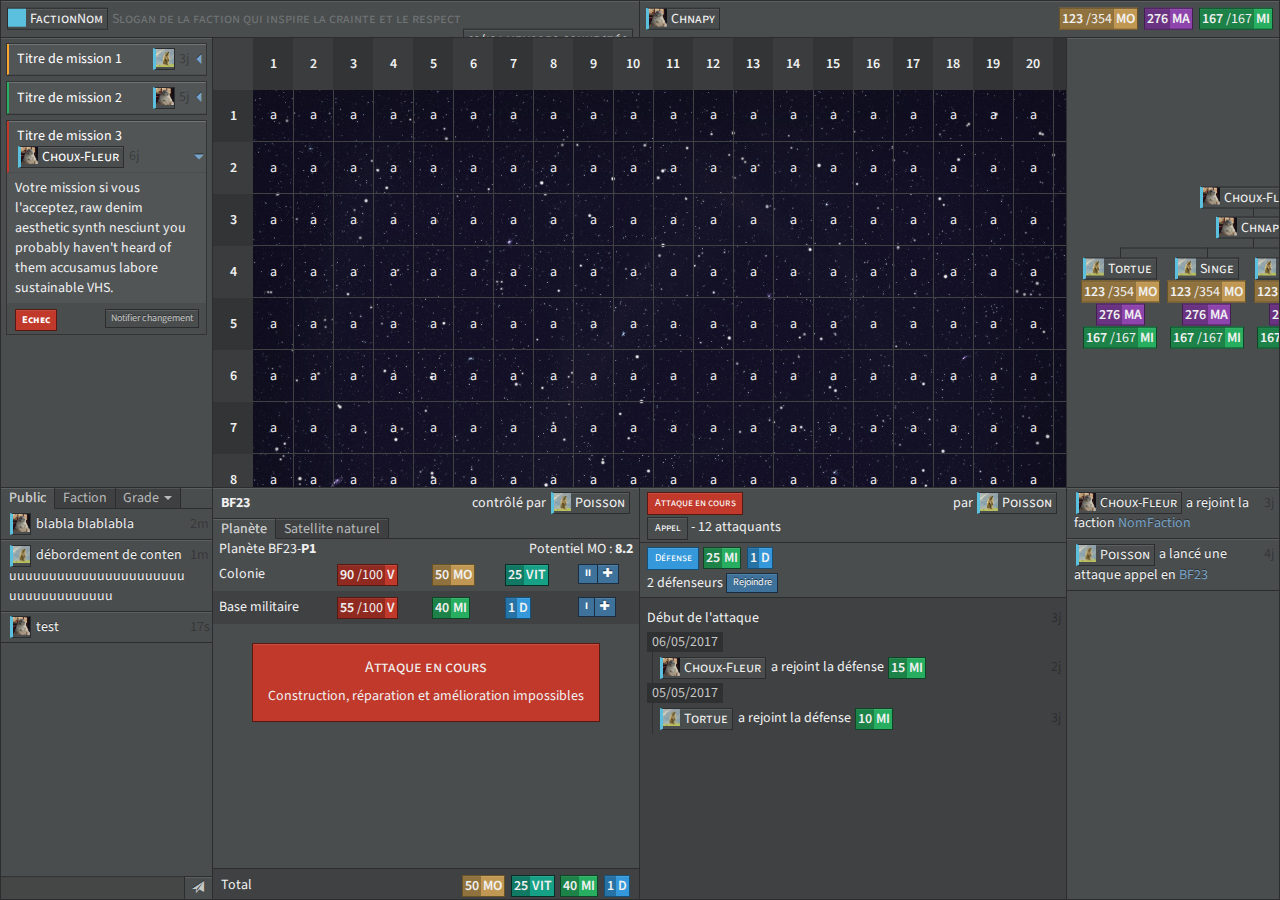
<file: spaceorder/index.html>
<!DOCTYPE html>
<!--



-->
<html>
	<head>
		<title>Space Order</title>
		<meta charset="UTF-8">
		<meta name="viewport" content="width=device-width, initial-scale=1.0">

		<link href="https://fonts.googleapis.com/css?family=Source+Code+Pro|Source+Sans+Pro:300,400,600" rel="stylesheet"/>
		<link rel="stylesheet" href="../css/spacehero.css"/>
		<link rel="stylesheet" href="css/spaceorder.css"/>
	</head>
	<body>
		<div class="game-container">

			<div class="row row-md-1 row-hnb row-vnb">

				<div id='mod-faction' class="col-md-6 row-md-24 relief module center-height-parent">
					<div class="center-height-child">
						<div class='faction relief-bloc' title='FactionNom'>
							<span class='color-bloc relief-img' style='background: #5BC0DE'></span><!--
							--><span class='relief-text'>FactionNom</span><!--
							--></div>

						<span class='small-caps text-muted'>Slogan de la faction qui inspire la crainte et le respect</span>

						<div class='float-right'>
							<span class='relief-bloc'>23/134 membres connectés</span>
						</div>
					</div>
				</div>

				<div id='mod-resources' class="col-md-6 row-md-24 relief module center-height-parent">
					<div class="center-height-child">
						<div class='player relief-bloc' title='Chnapy' style='border-left-color: #5BC0DE'>
							<img class='relief-img' src='img/avatar/av1.png' alt='Avatar de Chnapy'/><!--
							--><div class='relief-text'>Chnapy</div><!--
							--></div>

						<div class="float-right">

							<div class="resource resource-brown" title="Main d'oeuvre">
								<div class="resource-value">
									<span class="resource-value-current">123</span>
									<span class="resource-value-total">354</span><!--
									--></div><!--
								--><div class="resource-name">MO</div><!--
								--></div>

							<div class="resource resource-violet" title="Matériaux">
								<div class="resource-value">
									<span class="resource-value-current">276</span><!--
									--></div><!--
								--><div class="resource-name">MA</div><!--
								--></div>

							<div class="resource resource-green" title="Militaire">
								<div class="resource-value">
									<span class="resource-value-current">167</span>
									<span class="resource-value-total">167</span><!--
									--></div><!--
								--><div class="resource-name">MI</div><!--
								--></div>

						</div>
					</div>
				</div>

			</div>

			<div class="row row-md-12 row-hnb row-vnb">

				<div id='mod-missions' class="col-md-2 row-md-24 relief module">


					<div class="panel panel-default mission mission-state-progress reduced">

						<div class="panel-heading">
							<span class='mission-title'>
								Titre de mission 1
							</span>

							<div class='mission-title-right'>
								<div class='player relief-bloc' title='Poisson' style='border-left-color: #5BC0DE'>
									<img class='relief-img' src='img/avatar/av2.jpg' alt='Avatar de Poisson'/><!--
									--><div class='relief-text'>Poisson</div><!--
									--></div>

								<span class='date' title='05/05/2017'>3j</span>
								<span class='mission-open-box'>
									<a class='mission-open btn btn-xs btn-link btn-inline glyphicon' 
									   role="button" data-toggle="collapse" href="#collapse1" 
									   aria-expanded="true" aria-controls="collapse1"></a>
								</span>
							</div>
						</div>

						<div id="collapse1" class="panel-collapse collapse">
							<div class="panel-body">
								Votre mission si vous l'acceptez, raw denim aesthetic synth nesciunt you probably haven't heard of them accusamus labore sustainable VHS.
							</div>

							<div class="panel-footer">
								<div class="mission-state">En cours</div>
								<div class='float-right'>
									<button class='btn btn-xs btn-inline btn-default'>Notifier changement</button>
								</div>
							</div>
						</div>
					</div>

					<div class="panel panel-default mission mission-state-success reduced">

						<div class="panel-heading">
							<span class='mission-title'>
								Titre de mission 2
							</span>

							<div class='mission-title-right'>
								<div class='player relief-bloc' title='Ken' style='border-left-color: #5BC0DE'>
									<img class='relief-img' src='img/avatar/av1.png' alt='Avatar de Ken'/><!--
									--><div class='relief-text'>Ken</div><!--
									--></div>

								<span class='date' title='03/05/2017'>5j</span>
								<span class='mission-open-box'>
									<a class='mission-open btn btn-xs btn-link btn-inline glyphicon' 
									   role="button" data-toggle="collapse" href="#collapse2" 
									   aria-expanded="true" aria-controls="collapse2"></a>
								</span>
							</div>
						</div>

						<div id="collapse2" class="panel-collapse collapse">
							<div class="panel-body">
								Votre mission si vous l'acceptez, raw denim aesthetic synth nesciunt you probably haven't heard of them accusamus labore sustainable VHS.
							</div>

							<div class="panel-footer">
								<div class="mission-state">Succès</div>
								<div class='float-right'>
									<button class='btn btn-xs btn-inline btn-default'>Notifier changement</button>
								</div>
							</div>
						</div>
					</div>

					<div class="panel panel-default mission mission-state-fail">

						<div class="panel-heading">
							<span class='mission-title'>
								Titre de mission 3
							</span>

							<div class='mission-title-right'>
								<div class='player relief-bloc' title='Choux-Fleur' style='border-left-color: #5BC0DE'>
									<img class='relief-img' src='img/avatar/av1.png' alt='Avatar de Choux-Fleur'/><!--
									--><div class='relief-text'>Choux-Fleur</div><!--
									--></div>

								<span class='date' title='02/05/2017'>6j</span>
								<span class='mission-open-box'>
									<a class='mission-open btn btn-xs btn-link btn-inline glyphicon' 
									   role="button" data-toggle="collapse" href="#collapse3" 
									   aria-expanded="true" aria-controls="collapse3"></a>
								</span>
							</div>
						</div>

						<div id="collapse3" class="panel-collapse collapse in">
							<div class="panel-body">
								Votre mission si vous l'acceptez, raw denim aesthetic synth nesciunt you probably haven't heard of them accusamus labore sustainable VHS.
							</div>

							<div class="panel-footer">
								<div class="mission-state">Echec</div>
								<div class='float-right'>
									<button class='btn btn-xs btn-inline btn-default'>Notifier changement</button>
								</div>
							</div>
						</div>
					</div>

				</div>

				<div id='mod-map' class="col-md-8 row-md-24 relief module">

					<!--					Table generated-->

				</div>

				<div id='mod-hierarchy' class="col-md-2 row-md-24 relief module">

					<div class="tree">
						<ul>
							<li>
								<div class='player relief-bloc tree-leaf' title='Choux-Fleur' style='border-left-color: #5BC0DE'>
									<img class='relief-img' src='img/avatar/av1.png' alt='Avatar de Choux-Fleur'/><!--
									--><div class='relief-text'>Choux-Fleur</div><!--
									--></div>
								<ul>
									<li>
										<div class='player relief-bloc tree-leaf' title='Chnapy' style='border-left-color: #5BC0DE'>
											<img class='relief-img' src='img/avatar/av1.png' alt='Avatar de Chnapy'/><!--
											--><div class='relief-text'>Chnapy</div><!--
											--></div>
										<ul>
											<li>
												<div class="tree-leaf tree-leaf-column">
													<div>
														<div class='player relief-bloc' title='Tortue' style='border-left-color: #5BC0DE'>
															<img class='relief-img' src='img/avatar/av2.jpg' alt='Avatar de Tortue'/><!--
															--><div class='relief-text'>Tortue</div><!--
															--></div>
													</div><div>
														<div class="resource resource-brown" title="Main d'oeuvre">
															<div class="resource-value">
																<span class="resource-value-current">123</span>
																<span class="resource-value-total">354</span><!--
																--></div><!--
															--><div class="resource-name">MO</div><!--
															--></div>
													</div><div>
														<div class="resource resource-violet" title="Matériaux">
															<div class="resource-value">
																<span class="resource-value-current">276</span><!--
																--></div><!--
															--><div class="resource-name">MA</div><!--
															--></div>
													</div><div>
														<div class="resource resource-green" title="Militaire">
															<div class="resource-value">
																<span class="resource-value-current">167</span>
																<span class="resource-value-total">167</span><!--
																--></div><!--
															--><div class="resource-name">MI</div><!--
															--></div>
													</div>
												</div>
											</li>
											<li>
												<div class="tree-leaf tree-leaf-column">
													<div>
														<div class='player relief-bloc' title='Singe' style='border-left-color: #5BC0DE'>
															<img class='relief-img' src='img/avatar/av2.jpg' alt='Avatar de Singe'/><!--
															--><div class='relief-text'>Singe</div><!--
															--></div>
													</div><div>
														<div class="resource resource-brown" title="Main d'oeuvre">
															<div class="resource-value">
																<span class="resource-value-current">123</span>
																<span class="resource-value-total">354</span><!--
																--></div><!--
															--><div class="resource-name">MO</div><!--
															--></div>
													</div><div>
														<div class="resource resource-violet" title="Matériaux">
															<div class="resource-value">
																<span class="resource-value-current">276</span><!--
																--></div><!--
															--><div class="resource-name">MA</div><!--
															--></div>
													</div><div>
														<div class="resource resource-green" title="Militaire">
															<div class="resource-value">
																<span class="resource-value-current">167</span>
																<span class="resource-value-total">167</span><!--
																--></div><!--
															--><div class="resource-name">MI</div><!--
															--></div>
													</div>
												</div>
											</li>
											<li>
												<div class="tree-leaf tree-leaf-column">
													<div>
														<div class='player relief-bloc tree-leaf' title='Baleine' style='border-left-color: #5BC0DE'>
															<img class='relief-img' src='img/avatar/av2.jpg' alt='Avatar de Baleine'/><!--
															--><div class='relief-text'>Baleine</div><!--
															--></div>
													</div><div>
														<div class="resource resource-brown" title="Main d'oeuvre">
															<div class="resource-value">
																<span class="resource-value-current">123</span>
																<span class="resource-value-total">354</span><!--
																--></div><!--
															--><div class="resource-name">MO</div><!--
															--></div>
													</div><div>
														<div class="resource resource-violet" title="Matériaux">
															<div class="resource-value">
																<span class="resource-value-current">276</span><!--
																--></div><!--
															--><div class="resource-name">MA</div><!--
															--></div>
													</div><div>
														<div class="resource resource-green" title="Militaire">
															<div class="resource-value">
																<span class="resource-value-current">167</span>
																<span class="resource-value-total">167</span><!--
																--></div><!--
															--><div class="resource-name">MI</div><!--
															--></div>
													</div>
												</div>
											</li>
											<li>
												<div class="tree-leaf tree-leaf-column">
													<div>
														<div class='player relief-bloc tree-leaf' title='Anguille' style='border-left-color: #5BC0DE'>
															<img class='relief-img' src='img/avatar/av2.jpg' alt='Avatar de Anguille'/><!--
															--><div class='relief-text'>Anguille</div><!--
															--></div>
													</div><div>
														<div class="resource resource-brown" title="Main d'oeuvre">
															<div class="resource-value">
																<span class="resource-value-current">123</span>
																<span class="resource-value-total">354</span><!--
																--></div><!--
															--><div class="resource-name">MO</div><!--
															--></div>
													</div><div>
														<div class="resource resource-violet" title="Matériaux">
															<div class="resource-value">
																<span class="resource-value-current">276</span><!--
																--></div><!--
															--><div class="resource-name">MA</div><!--
															--></div>
													</div><div>
														<div class="resource resource-green" title="Militaire">
															<div class="resource-value">
																<span class="resource-value-current">167</span>
																<span class="resource-value-total">167</span><!--
																--></div><!--
															--><div class="resource-name">MI</div><!--
															--></div>
													</div>
												</div>
											</li>
										</ul>
									</li>
								</ul>
							</li>
						</ul>
					</div>

				</div>

			</div>

			<div class="row row-md-11 row-hnb row-vnb">

				<div id='mod-chat' class="col-md-2 row-md-24 relief module">

					<ul class="nav nav-tabs">

						<li class="active"><a href="#chat-public" data-toggle="tab">Public</a></li>
						<li><a href="#chat-faction" data-toggle="tab">Faction</a></li>
						<li class="dropdown">
							<a class="dropdown-toggle" data-toggle="dropdown" href="#">
								Grade <span class="caret"></span>
							</a>
							<ul class="dropdown-menu dropdown-menu-right">
								<li><a href="#chat-sousofficier" data-toggle="tab">Sous-officier</a></li>
								<li><a href="#chat-officier2" data-toggle="tab">Officier 2<sup>nd</sup> classe</a></li>
								<li><a href="#dropdown2" data-toggle="tab" class='disabled'>Officier 1<sup>er</sup> classe</a></li>
								<li><a href="#dropdown2" data-toggle="tab" class='disabled'>Amiral</a></li>
							</ul>
						</li>
					</ul>

					<div class="tab-content">
						<div class="tab-pane active in" id="chat-public">
							<div class='chat list-group'>
								<div class='chat-post list-group-item'>
									<div class='chat-post-content'>
										<div class='player relief-bloc reduced onhover' title='Choux-Fleur' style='border-left-color: #5BC0DE'>
											<img class='relief-img' src='img/avatar/av1.png' alt='Avatar de Choux-Fleur'/><!--
											--><div class='relief-text'>Choux-Fleur</div><!--
											--></div>
										blabla blablabla
									</div>
									<div class='date' title='18:07'>2m</div>
								</div>
								<div class='chat-post list-group-item'>
									<div class='chat-post-content'>
										<div class='player relief-bloc reduced onhover' title='Poisson' style='border-left-color: #5BC0DE'>
											<img class='relief-img' src='img/avatar/av2.jpg' alt='Avatar de Poisson'/><!--
											--><div class='relief-text'>Poisson</div><!--
											--></div>
										débordement de contenuuuuuuuuuuuuuuuuuuuuuuuuuuuuuuuuuuu
									</div>
									<div class='date' title='18:08'>1m</div>
								</div>
								<div class='chat-post list-group-item'>
									<div class='chat-post-content'>
										<div class='player relief-bloc reduced onhover' title='Choux-Fleur' style='border-left-color: #5BC0DE'>
											<img class='relief-img' src='img/avatar/av1.png' alt='Avatar de Choux-Fleur'/><!--
											--><div class='relief-text'>Choux-Fleur</div><!--
											--></div>
										test
									</div>
									<div class='date' title='18:08'>17s</div>
								</div>
							</div>
						</div>
						<div class="tab-pane" id="chat-faction">
							<div class='chat list-group'>
								<div class='chat-post list-group-item'>
									<div class='chat-post-content'>
										<div class='player relief-bloc reduced onhover' title='Choux-Fleur' style='border-left-color: #5BC0DE'>
											<img class='relief-img' src='img/avatar/av1.png' alt='Avatar de Choux-Fleur'/><!--
											--><div class='relief-text'>Choux-Fleur</div><!--
											--></div>
										blabla blablabla
									</div>
									<div class='date' title='18:07'>2m</div>
								</div>
								<div class='chat-post list-group-item'>
									<div class='chat-post-content'>
										<div class='player relief-bloc reduced onhover' title='Poisson' style='border-left-color: #5BC0DE'>
											<img class='relief-img' src='img/avatar/av2.jpg' alt='Avatar de Poisson'/><!--
											--><div class='relief-text'>Poisson</div><!--
											--></div>
										débordement de contenuuuuuuuuuuuuuuuuuuuuuuuuuuuuuuuuuuu
									</div>
									<div class='date' title='18:08'>1m</div>
								</div>
								<div class='chat-post list-group-item'>
									<div class='chat-post-content'>
										<div class='player relief-bloc reduced onhover' title='Choux-Fleur' style='border-left-color: #5BC0DE'>
											<img class='relief-img' src='img/avatar/av1.png' alt='Avatar de Choux-Fleur'/><!--
											--><div class='relief-text'>Choux-Fleur</div><!--
											--></div>
										test
									</div>
									<div class='date' title='18:08'>17s</div>
								</div>
							</div>
						</div>
						<div class="tab-pane" id="chat-sousofficier">
							<div class='chat list-group'>
								<div class='chat-post list-group-item'>
									<div class='chat-post-content'>
										<div class='player relief-bloc reduced onhover' title='Choux-Fleur' style='border-left-color: #5BC0DE'>
											<img class='relief-img' src='img/avatar/av1.png' alt='Avatar de Choux-Fleur'/><!--
											--><div class='relief-text'>Choux-Fleur</div><!--
											--></div>
										blabla blablabla
									</div>
									<div class='date' title='18:07'>2m</div>
								</div>
								<div class='chat-post list-group-item'>
									<div class='chat-post-content'>
										<div class='player relief-bloc reduced onhover' title='Choux-Fleur' style='border-left-color: #5BC0DE'>
											<img class='relief-img' src='img/avatar/av1.png' alt='Avatar de Choux-Fleur'/><!--
											--><div class='relief-text'>Choux-Fleur</div><!--
											--></div>
										test
									</div>
									<div class='date' title='18:08'>17s</div>
								</div>
							</div>
						</div>
						<div class="tab-pane" id="chat-officier2">
							<div class='chat list-group'>
								<div class='chat-post list-group-item'>
									<div class='chat-post-content'>
										<div class='player relief-bloc reduced onhover' title='Poisson' style='border-left-color: #5BC0DE'>
											<img class='relief-img' src='img/avatar/av2.jpg' alt='Avatar de Poisson'/><!--
											--><div class='relief-text'>Poisson</div><!--
											--></div>
										débordement de contenuuuuuuuuuuuuuuuuuuuuuuuuuuuuuuuuuuu
									</div>
									<div class='date' title='18:08'>1m</div>
								</div>
							</div>
						</div>
					</div>

					<div class="input-group">
						<input type="text" class="form-control input-sm"/>
						<span class="input-group-btn">
							<button class="btn btn-sm btn-default"><span class="glyphicon glyphicon-send"></span></button>
						</span>
					</div>

				</div>

				<div id='mod-infos' class="col-md-4 row-md-24 relief module">

					<div class="panel">

						<div class="panel-heading">
							<b>BF23</b>
							<div class="float-right">
								contrôlé par <div class='player relief-bloc' title='Poisson' style='border-left-color: #5BC0DE'>
									<img class='relief-img' src='img/avatar/av2.jpg' alt='Avatar de Poisson'/><!--
									--><div class='relief-text'>Poisson</div><!--
									--></div>
							</div>
						</div>

						<div class="panel-body">


							<ul class="nav nav-tabs">

								<li class="active"><a href="#BF23-P1" data-toggle="tab">Planète</a></li>
								<li><a href="#BF23-SN1" data-toggle="tab">Satellite naturel</a></li>
							</ul>

							<div class="tab-content">
								<div class="tab-pane active in" id="BF23-P1">

									<div class="infos-element">
										Planète BF23-<b>P1</b>
										<div class="float-right">
											Potentiel MO : <b>8.2</b>
										</div>
									</div>

									<table class="table table-striped">
										<tbody>
											<tr>
												<td>Colonie</td>
												<td>
													<div class="resource resource-danger" title="Vie">
														<div class="resource-value">
															<span class="resource-value-current">90</span>
															<span class="resource-value-total">100</span><!--
															--></div><!--
														--><div class="resource-name">V</div><!--
														--></div>
												</td>
												<td>
													<div class="resource resource-brown" title="Main d'oeuvre">
														<div class="resource-value">
															<span class="resource-value-current">50</span><!--
															--></div><!--
														--><div class="resource-name">MO</div><!--
														--></div>
												</td>
												<td>
													<div class="resource resource-turquoise" title="Vitesse de construction">
														<div class="resource-value">
															<span class="resource-value-current">25</span><!--
															--></div><!--
														--><div class="resource-name">VIT</div><!--
														--></div>
												</td>
												<td>
													<div class="increment">
														<span class="increment-value label label-primary">II</span>
														<button type="button" class="increment-btn btn btn-xs btn-primary">
															<span class="glyphicon glyphicon-plus"></span>
														</button>
													</div>
												</td>
											</tr>

											<tr>
												<td>Base militaire</td>
												<td>
													<div class="resource resource-danger" title="Vie">
														<div class="resource-value">
															<span class="resource-value-current">55</span>
															<span class="resource-value-total">100</span><!--
															--></div><!--
														--><div class="resource-name">V</div><!--
														--></div>
												</td>
												<td>
													<div class="resource resource-green" title="Militaire">
														<div class="resource-value">
															<span class="resource-value-current">40</span><!--
															--></div><!--
														--><div class="resource-name">MI</div><!--
														--></div>
												</td>
												<td>
													<div class="resource resource-info" title="Défense">
														<div class="resource-value">
															<span class="resource-value-current">1</span><!--
															--></div><!--
														--><div class="resource-name">D</div><!--
														--></div>
												</td>
												<td>
													<div class="increment">
														<span class="increment-value label label-primary">I</span>
														<button type="button" class="increment-btn btn btn-xs btn-primary">
															<span class="glyphicon glyphicon-plus"></span>
														</button>
													</div>
												</td>
											</tr>
										</tbody>
									</table>

									<div class="infos-actions text-center">
										<div class="alert alert-danger text-center">
											<h4 class="">
												Attaque en cours
											</h4>
											<p>Construction, réparation et amélioration impossibles</p>
										</div>
									</div>

								</div>
								<div class="tab-pane" id="BF23-SN1">

								</div>
							</div>

						</div>

						<div class="panel-footer">

							Total
							<div class="float-right">
								<div class="resource resource-brown" title="Main d'oeuvre">
									<div class="resource-value">
										<span class="resource-value-current">50</span><!--
										--></div><!--
									--><div class="resource-name">MO</div><!--
									--></div>
								<div class="resource resource-turquoise" title="Vitesse de construction">
									<div class="resource-value">
										<span class="resource-value-current">25</span><!--
										--></div><!--
									--><div class="resource-name">VIT</div><!--
									--></div>
								<div class="resource resource-green" title="Militaire">
									<div class="resource-value">
										<span class="resource-value-current">40</span><!--
										--></div><!--
									--><div class="resource-name">MI</div><!--
									--></div>
								<div class="resource resource-info" title="Défense">
									<div class="resource-value">
										<span class="resource-value-current">1</span><!--
										--></div><!--
									--><div class="resource-name">D</div><!--
									--></div>
							</div>

						</div>

					</div>

				</div>

				<div id='mod-actions' class="col-md-4 row-md-24 relief module">
					<div class="panel">

						<div class="panel-heading">
							<div>
								<span class="label label-danger small-caps">Attaque en cours</span>
								<div class="float-right">
									par <div class='player relief-bloc' title='Poisson' style='border-left-color: #5BC0DE'>
										<img class='relief-img' src='img/avatar/av2.jpg' alt='Avatar de Poisson'/><!--
										--><div class='relief-text'>Poisson</div><!--
										--></div>
								</div>
							</div>
							<div>
								<span class="label label-default small-caps">Appel</span>
								- 12 attaquants
							</div>
						</div>

						<div class="panel-body">
							<div>
								<span class="label label-info small-caps">Défense</span>

								<div class="resource resource-green" title="Militaire">
									<div class="resource-value">
										<span class="resource-value-current">25</span><!--
										--></div><!--
									--><div class="resource-name">MI</div><!--
									--></div>

								<div class="resource resource-info" title="Défense">
									<div class="resource-value">
										<span class="resource-value-current">1</span><!--
										--></div><!--
									--><div class="resource-name">D</div><!--
									--></div>
							</div>
							<div>
								2 défenseurs 
								<button class='btn btn-xs btn-inline btn-primary'>Rejoindre</button>
							</div>
						</div>

						<div class="panel-footer">

							<div class="timeline">
								<div class='timeline-item timeline-item-out'>
									<div class="content">
										Début de l'attaque
									</div>
									<div class='date' title='05/05/2017'>3j</div>
								</div>
								<div class="timeline-date">
									06/05/2017
								</div>
								<div class='timeline-item'>
									<div class="content">
										<div class='player relief-bloc' title='Choux-Fleur' style='border-left-color: #5BC0DE'>
											<img class='relief-img' src='img/avatar/av1.png' alt='Avatar de Choux-Fleur'/><!--
											--><div class='relief-text'>Choux-Fleur</div><!--
											--></div>
										a rejoint la défense 

										<div class="resource resource-green" title="Militaire">
											<div class="resource-value">
												<span class="resource-value-current">15</span><!--
												--></div><!--
											--><div class="resource-name">MI</div><!--
											--></div>
									</div>
									<div class='date' title='05/05/2017'>2j</div>
								</div>
								<div class="timeline-date">
									05/05/2017
								</div>
								<div class='timeline-item'>
									<div class="content">
										<div class='player relief-bloc' title='Tortue' style='border-left-color: #5BC0DE'>
											<img class='relief-img' src='img/avatar/av2.jpg' alt='Avatar de Tortue'/><!--
											--><div class='relief-text'>Tortue</div><!--
											--></div>
										a rejoint la défense 

										<div class="resource resource-green" title="Militaire">
											<div class="resource-value">
												<span class="resource-value-current">10</span><!--
												--></div><!--
											--><div class="resource-name">MI</div><!--
											--></div>
									</div>
									<div class='date' title='05/05/2017'>3j</div>
								</div>
							</div>

						</div>
					</div>
				</div>

				<div id='mod-notif' class="col-md-2 row-md-24 relief module">

					<div class='notification-group list-group'>
						<div class='notification list-group-item'>
							<div class='content'>
								<div class='player relief-bloc' title='Choux-Fleur' style='border-left-color: #5BC0DE'>
									<img class='relief-img' src='img/avatar/av1.png' alt='Avatar de Choux-Fleur'/><!--
									--><div class='relief-text'>Choux-Fleur</div><!--
									--></div>
								a rejoint la faction <a href='#'>NomFaction</a>
							</div>
							<div class='date' title='05/05/2017'>3j</div>
						</div>
						<div class='notification list-group-item'>
							<div class='content'>
								<div class='player relief-bloc' title='Poisson' style='border-left-color: #5BC0DE'>
									<img class='relief-img' src='img/avatar/av2.jpg' alt='Avatar de Poisson'/><!--
									--><div class='relief-text'>Poisson</div><!--
									--></div>
								a lancé une attaque appel en <a href='#'>BF23</a>
							</div>
							<div class='date' title='04/05/2017'>4j</div>
						</div>
					</div>

				</div>

			</div>

		</div>


		<script src="https://code.jquery.com/jquery-1.10.2.min.js"></script>
		<script src="../bootstrap/javascripts/bootstrap.min.js"></script>
		<script>

			//Missions
			$('.mission').on('show.bs.collapse', function () {
				$(this).removeClass('reduced');
			});

			$('.mission').on('hide.bs.collapse', function () {
				$(this).addClass('reduced');
			});

			generateTable('#mod-map', 80, 20, function () {
				this.i ? this.i++ : (this.i = 1);
				return this.i;
			}, function () {
				this.j ? this.j++ : (this.j = 1);
				return this.j;
			});

			//Table 2D
			$('.table2d').each((i, t2d) => bindTable2D(t2d));

			function bindTable2D(t2d) {

				let table = $(t2d).find('.table2d-table');
				let top = $(t2d).find('.table2d-top');
				let left = $(t2d).find('.table2d-left');

				$(table).bind("scroll", (e) => {
					let scrollTop = e.target.scrollTop;
					let scrollLeft = e.target.scrollLeft;

					$(top).scrollLeft(scrollLeft);
					$(left).scrollTop(scrollTop);
				});
			}

			function generateTable(target, width, height, setTop, setBottom) {
				let top = `<div class="table2d-top">`;
				let left = `<div class="table2d-left">`;
				const th = `<div class="table2d-th"></div>`;
				const endiv = `</div>`;
				for (let i = 0; i < width; i++) {
					top += `<div class="table2d-th">${setTop()}</div>`;
				}
				for (let i = 0; i < height; i++) {
					left += `<div class="table2d-th">${setBottom()}</div>`;
				}
				top += endiv;
				left += endiv;

				let table = `<table class="table2d-table"><tbody>`;
				for (let i = 0; i < height; i++) {
					table += `<tr>`;
					for (let j = 0; j < width; j++) {
						table += `<td>a</td>`;
					}
					table += `</tr>`;
				}
				table += `</tbody></table>`;

				let final = `<div id="carte-table2d" class="table2d table2d-stripped">${table}${top}${left}</div>`;
				$(target).append(final);
				bindTable2D(final);
			}

		</script>
	</body>
</html>
</file>
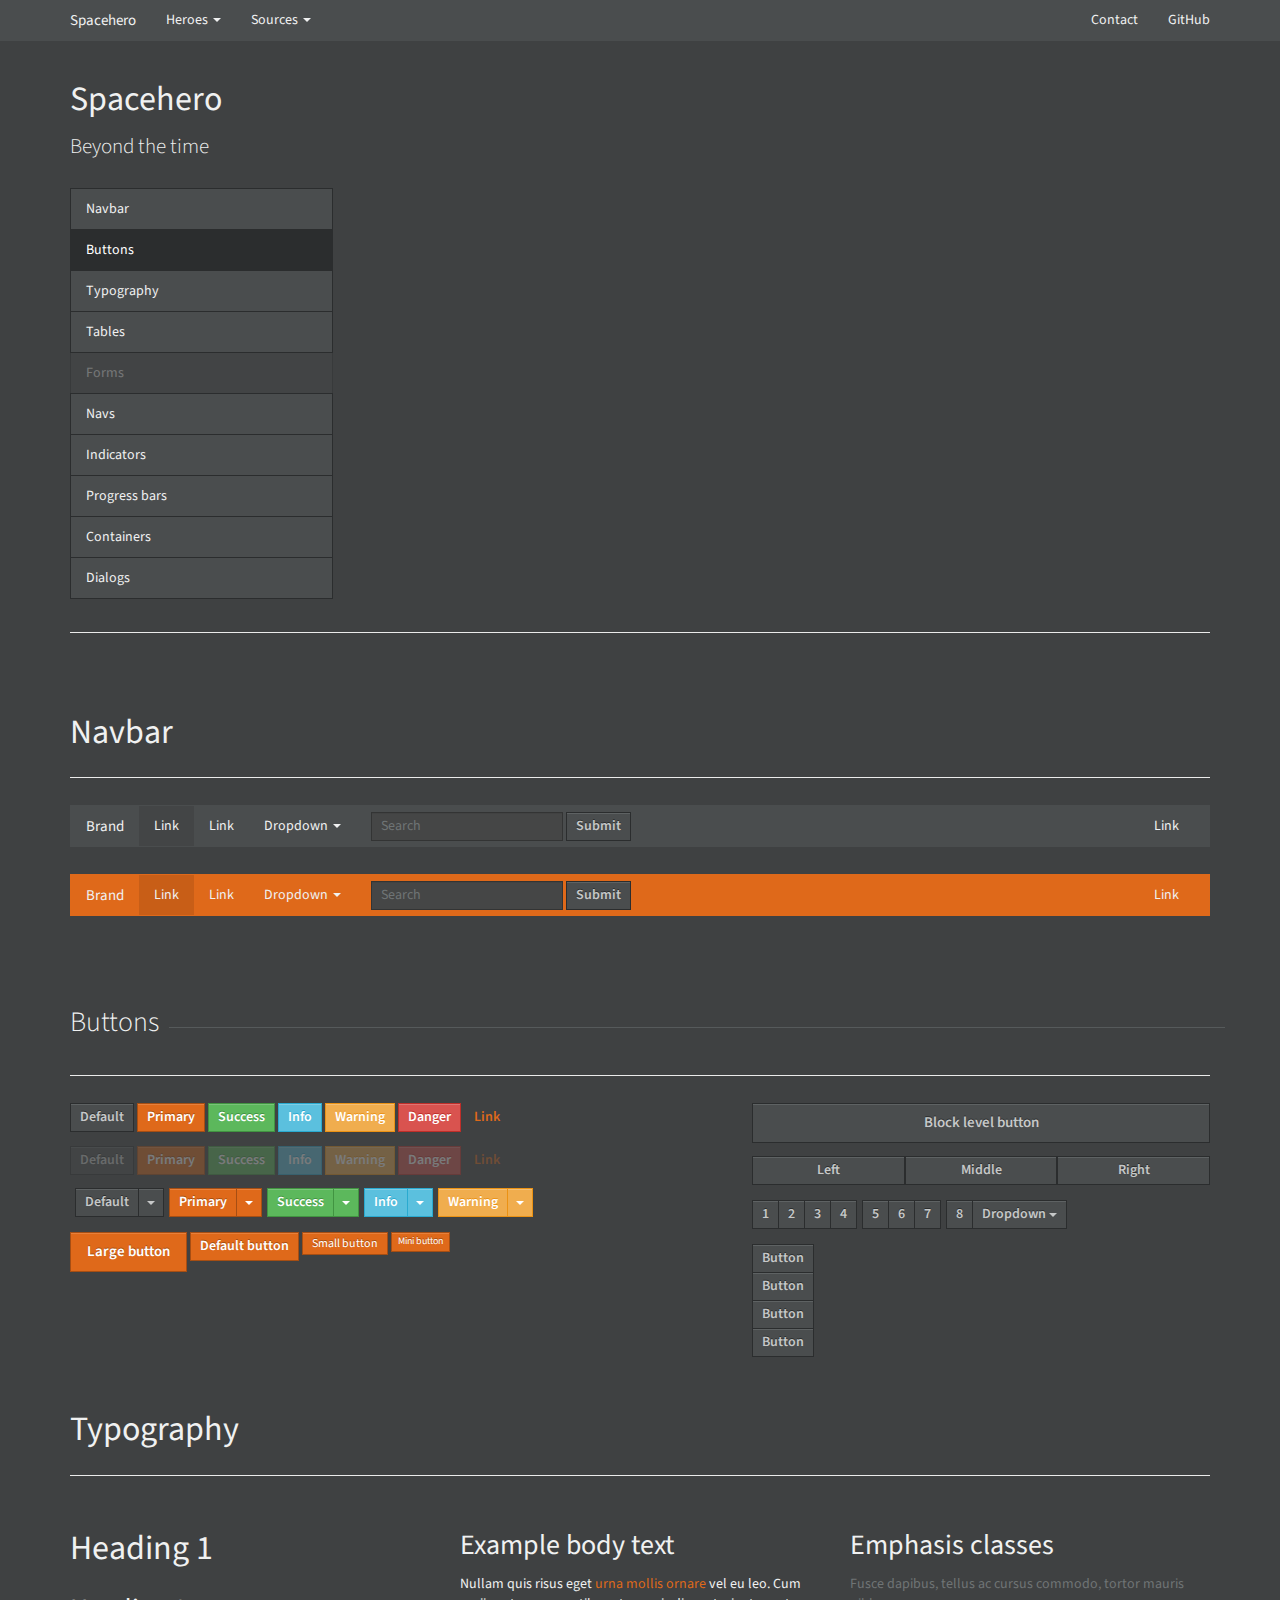
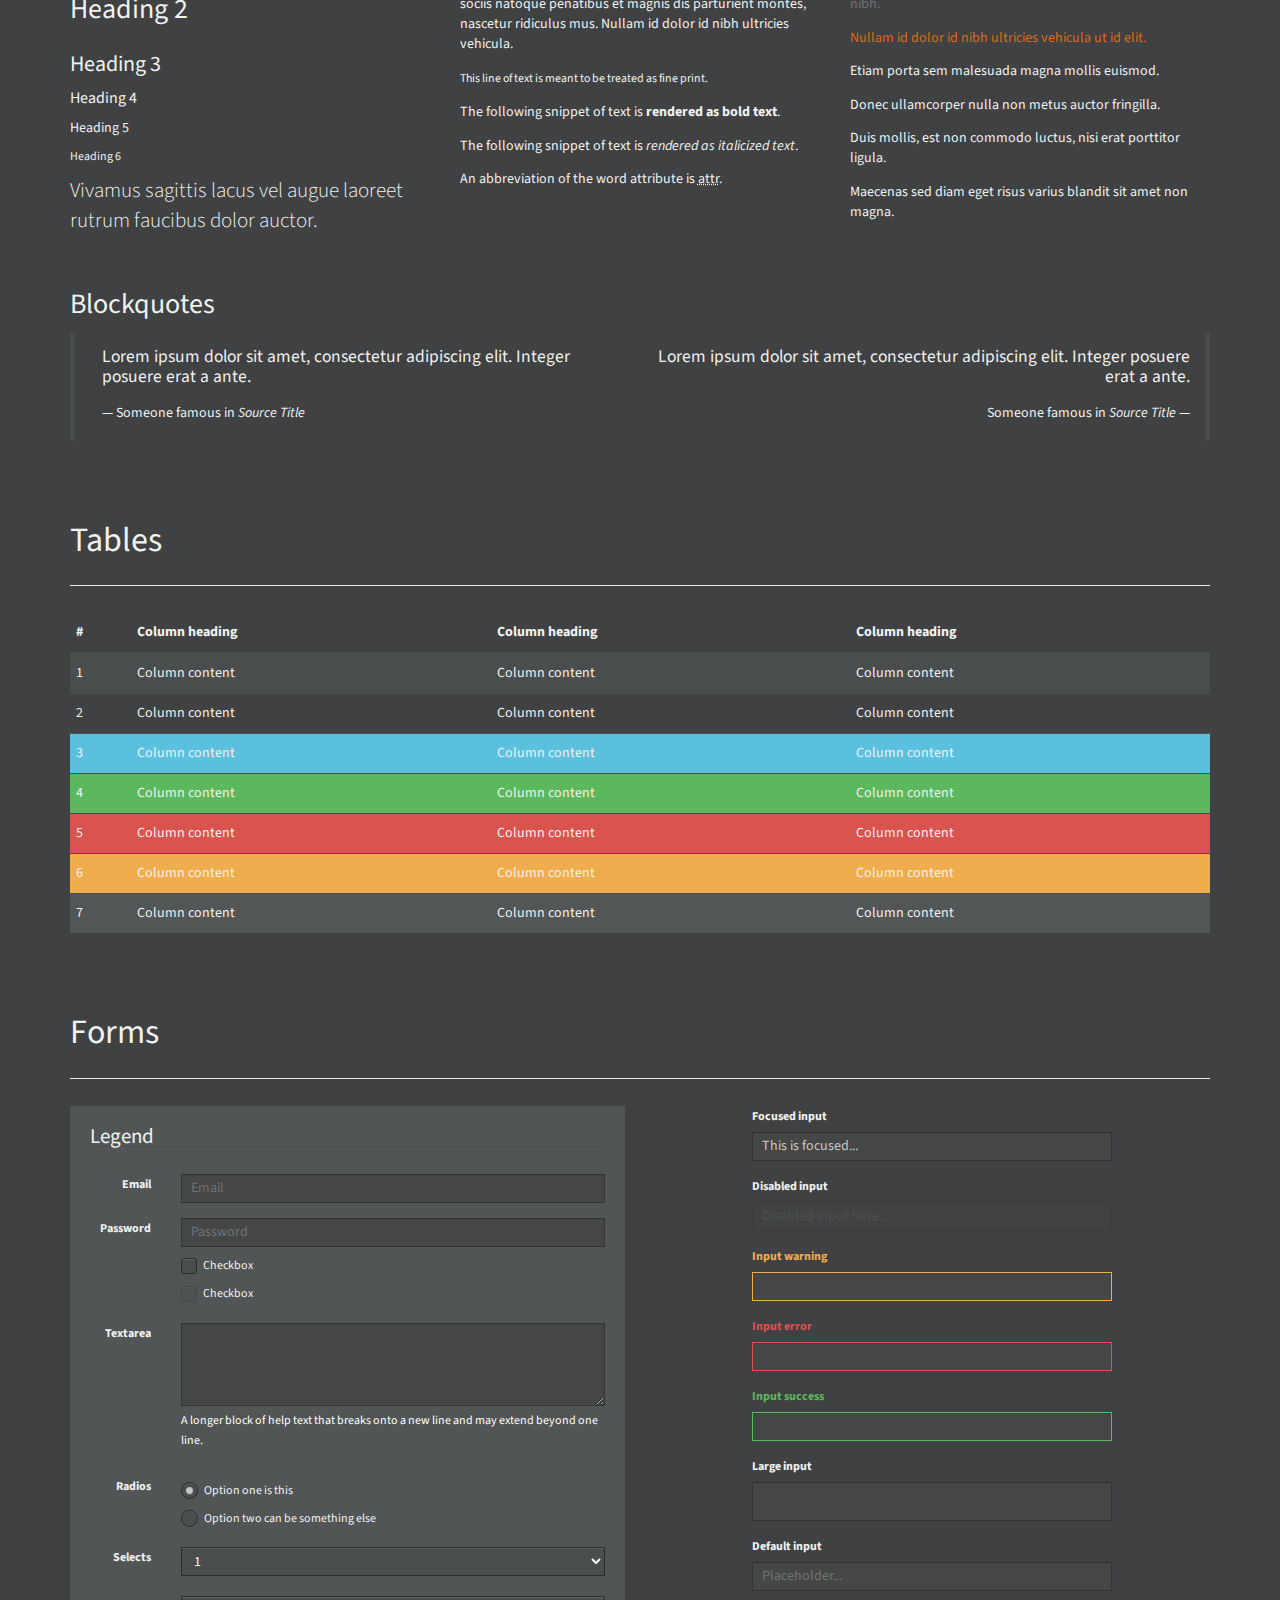
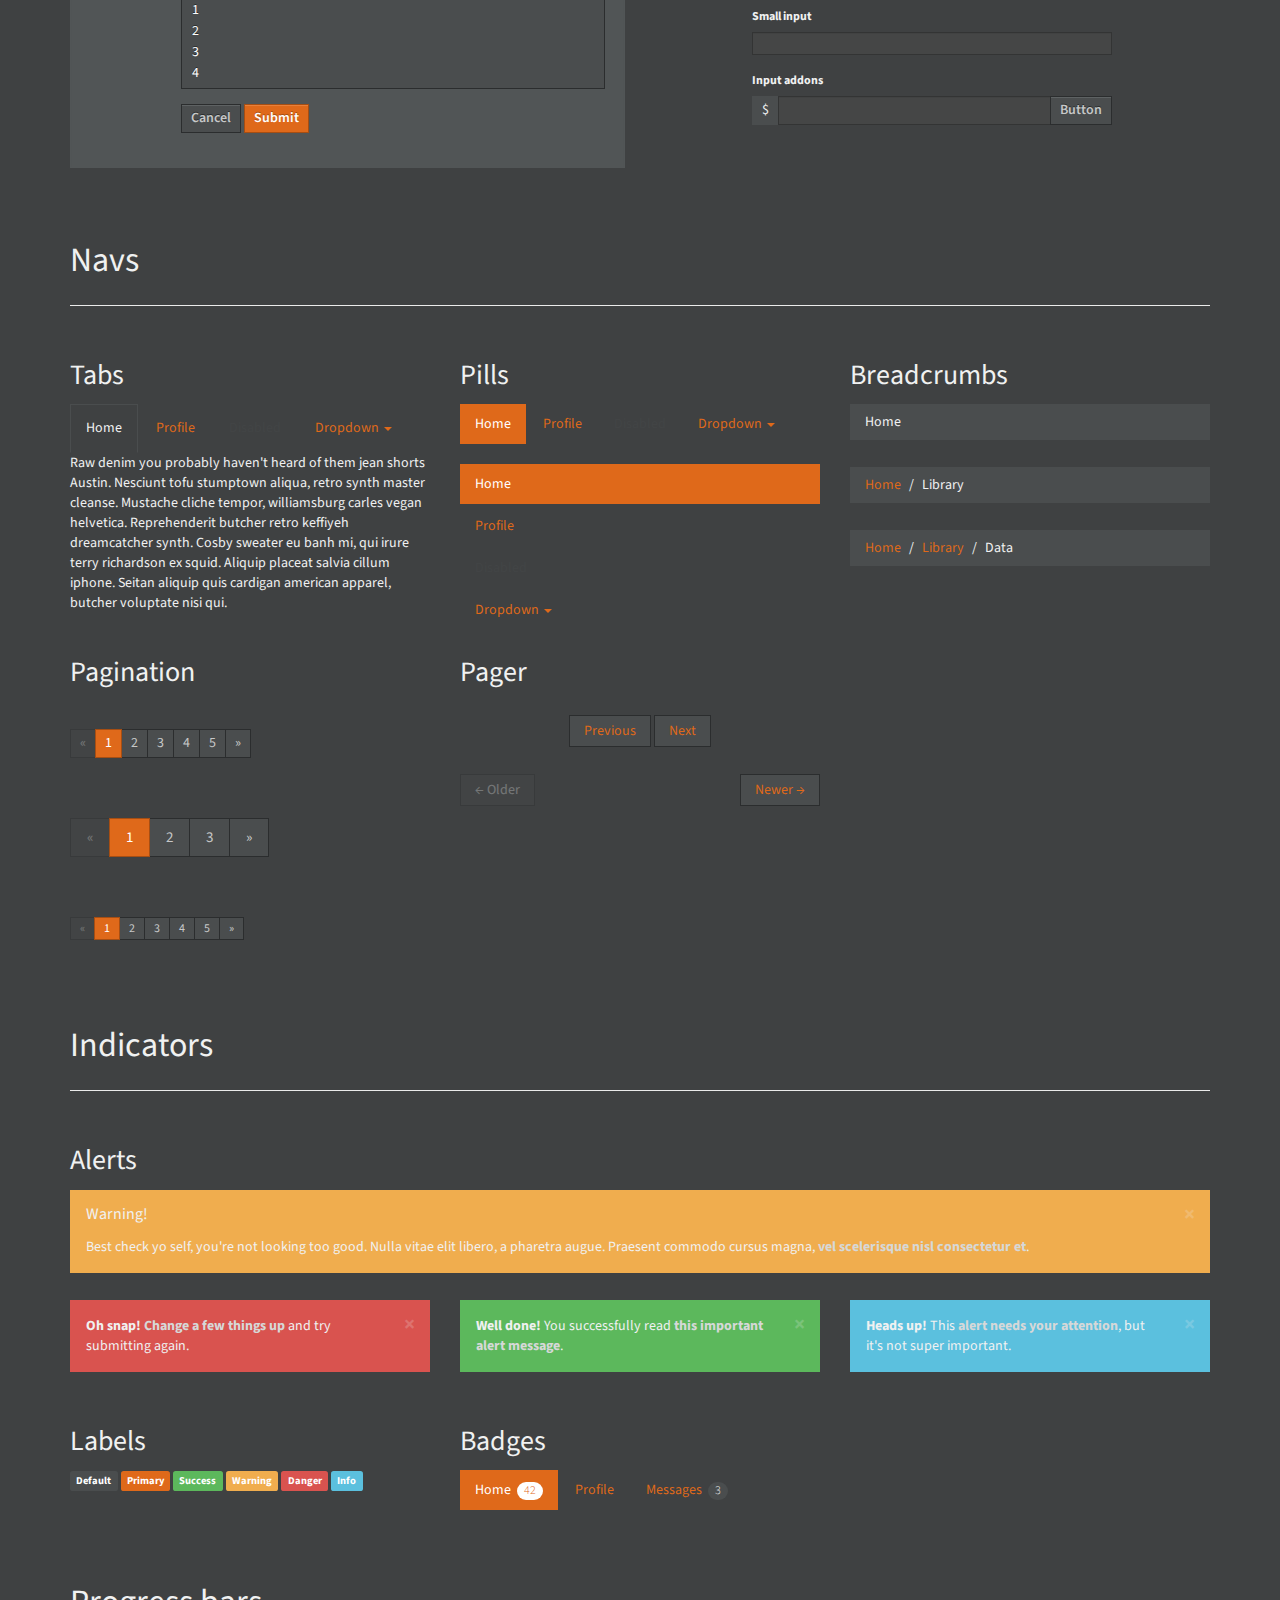
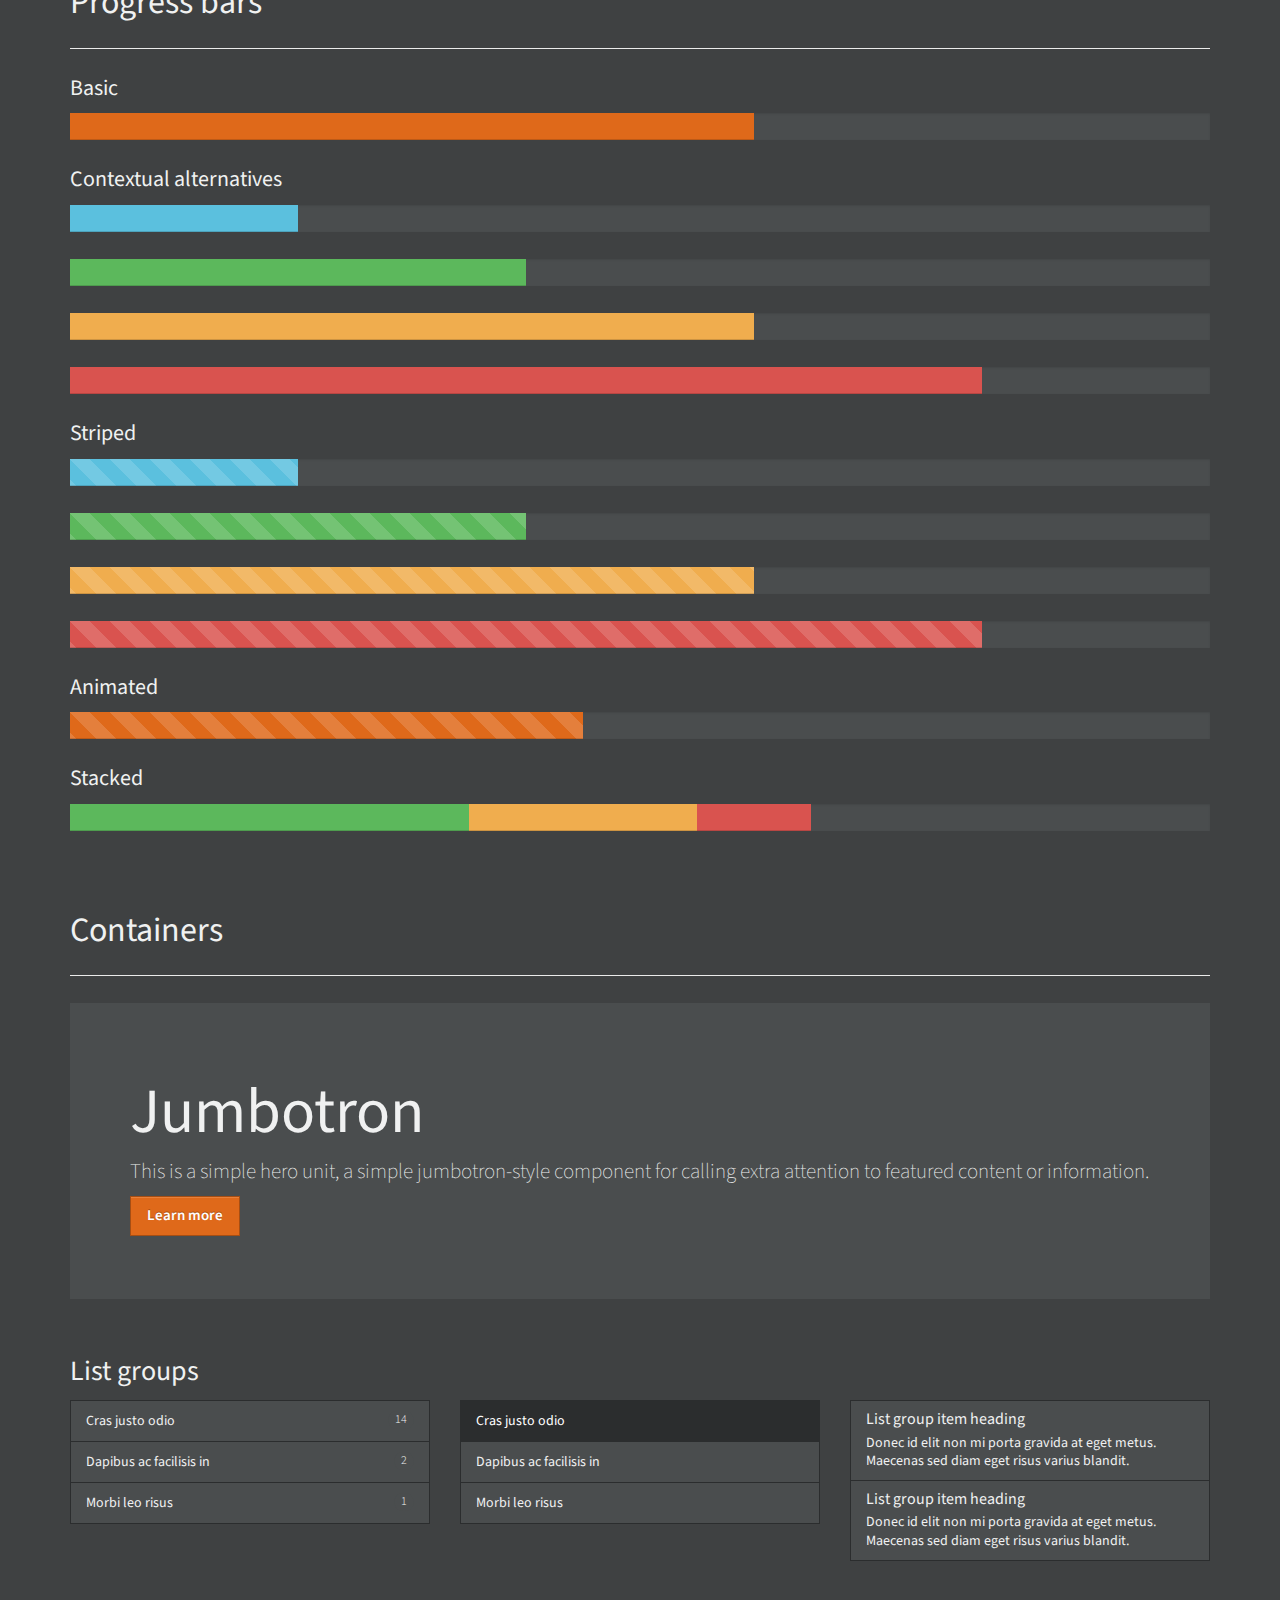
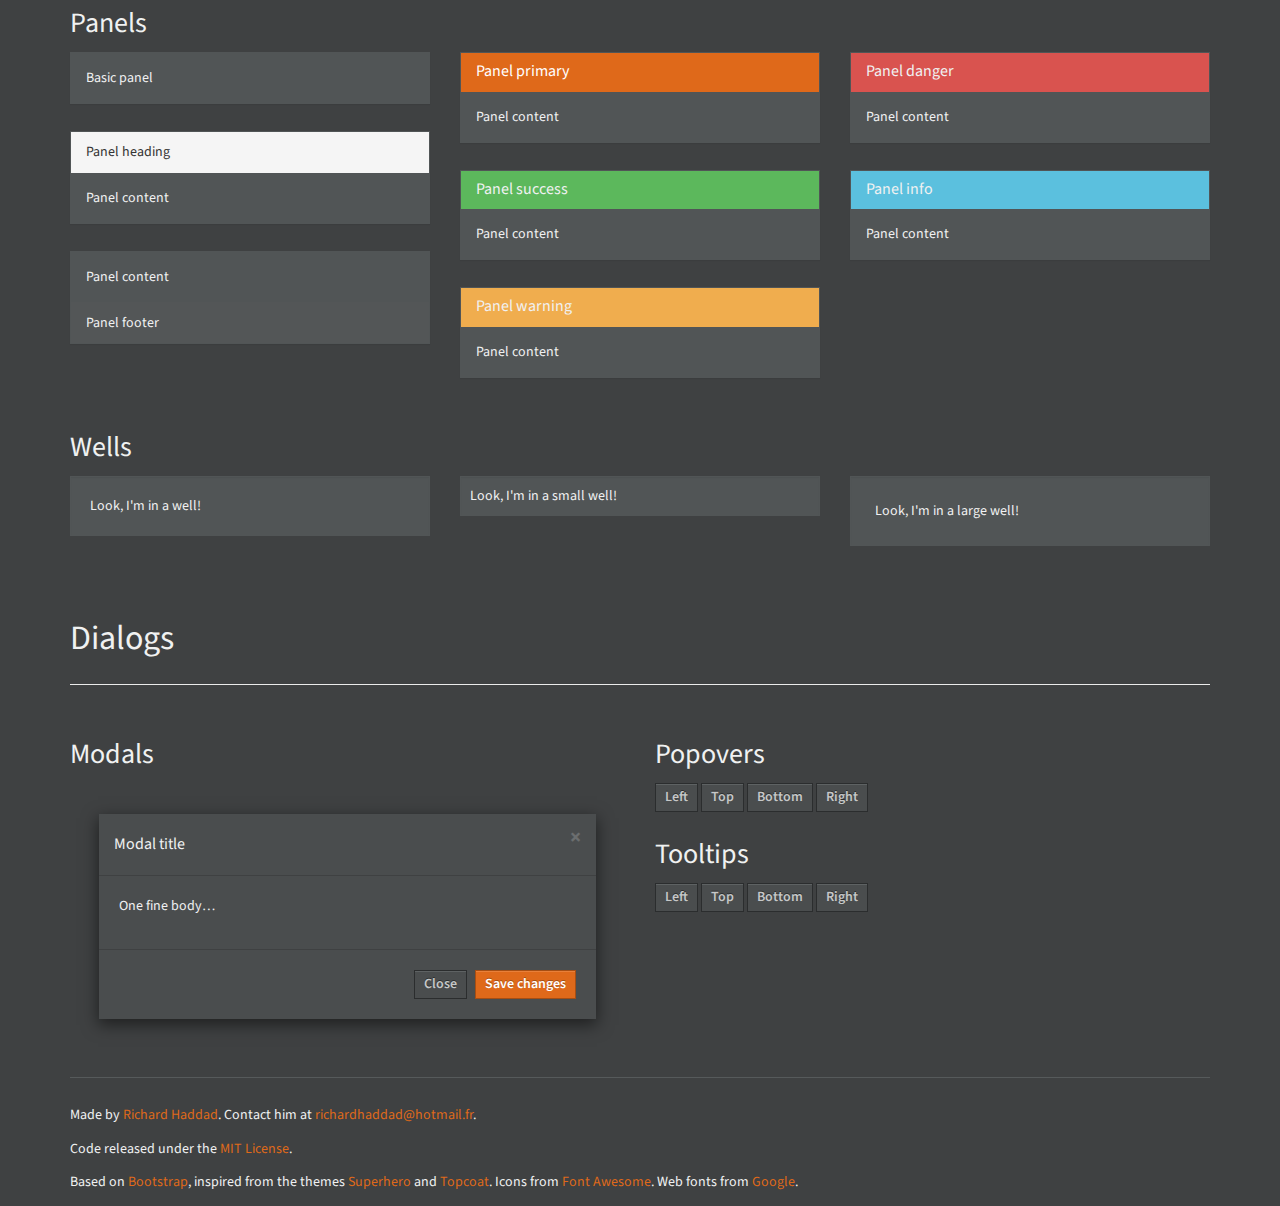
<file: public_html/docs/demo/index.html>
<!DOCTYPE html>
<!--



-->
<html>
	<head>
		<title>Spacehero</title>
		<meta charset="UTF-8">
		<meta name="viewport" content="width=device-width, initial-scale=1.0">

		<link href="https://fonts.googleapis.com/css?family=Source+Code+Pro|Source+Sans+Pro:300,400,600" rel="stylesheet"/>
		<link rel="stylesheet" href="../../css/spacehero_bootstrap.css"/>
		<link rel="stylesheet" href="../../css/spacehero_topcoat.css"/>
	</head>
	<body class="">
		<div class="navbar navbar-default navbar-fixed-top">
			<div class="container">
				<div class="navbar-header">
					<a href="./" class="navbar-brand">Spacehero</a>
					<button class="navbar-toggle" type="button" data-toggle="collapse" data-target="#navbar-main">
						<span class="icon-bar"></span>
						<span class="icon-bar"></span>
						<span class="icon-bar"></span>
					</button>
				</div>
				<div class="navbar-collapse collapse" id="navbar-main">
					<ul class="nav navbar-nav">
						<li class="dropdown">
							<a class="dropdown-toggle" data-toggle="dropdown" href="#" id="heroes" aria-expanded="false">Heroes <span class="caret"></span></a>
							<ul class="dropdown-menu" aria-labelledby="heroes">
								<li><a href="#">Amuro</a></li>
								<li><a href="#">Char</a></li>
								<li><a href="#">Kamille</a></li>
								<li class="divider"></li>
								<li><a href="#">Bright</a></li>
								<li><a href="#">Sayla</a></li>
								<li><a href="#">Mirai</a></li>
								<li><a href="#">Fraw</a></li>
								<li><a href="#">Hayato</a></li>
								<li><a href="#">Kai</a></li>
								<li class="divider"></li>
								<li><a href="#">Garma</a></li>
							</ul>
						</li>
						<li class="dropdown">
							<a class="dropdown-toggle" data-toggle="dropdown" href="#" id="download" aria-expanded="false">Sources <span class="caret"></span></a>
							<ul class="dropdown-menu" aria-labelledby="download">
								<li><a href="#">Soon</a></li>
							</ul>
						</li>
					</ul>

					<ul class="nav navbar-nav navbar-right">
						<li><a href="http://richardhaddad.fr" target="_blank">Contact</a></li>
						<li><a href="https://github.com/Chnapy/spacehero" target="_blank">GitHub</a></li>
					</ul>

				</div>
			</div>
		</div>


		<div class="container">

			<div class="page-header" id="banner">
				<div class="row">
					<div class="col-lg-8 col-md-7 col-sm-6">
						<h1>Spacehero</h1>
						<p class="lead">Beyond the time</p>
					</div>
					<div class="col-lg-4 col-md-5 col-sm-6">
					</div>
				</div>
				<div class="row">
					<div class="col-lg-3 col-md-3 col-sm-4">
						<div class="list-group table-of-contents">
							<a class="list-group-item" href="#navbar">Navbar</a>
							<a class="list-group-item active" href="#buttons">Buttons</a>
							<a class="list-group-item" href="#typography">Typography</a>
							<a class="list-group-item" href="#tables">Tables</a>
							<a class="list-group-item disabled" href="#forms">Forms</a>
							<a class="list-group-item" href="#navs">Navs</a>
							<a class="list-group-item" href="#indicators">Indicators</a>
							<a class="list-group-item" href="#progress-bars">Progress bars</a>
							<a class="list-group-item" href="#containers">Containers</a>
							<a class="list-group-item" href="#dialogs">Dialogs</a>
						</div>
					</div>
				</div>
			</div>

			<!-- Navbar
			================================================== -->
			<div class="bs-docs-section clearfix">
				<div class="row">
					<div class="col-lg-12">
						<div class="page-header">
							<h1 id="navbar">Navbar</h1>
						</div>

						<div class="bs-component">
							<nav class="navbar navbar-default">
								<div class="container-fluid">
									<div class="navbar-header">
										<button type="button" class="navbar-toggle collapsed" data-toggle="collapse" data-target="#bs-example-navbar-collapse-1">
											<span class="sr-only">Toggle navigation</span>
											<span class="icon-bar"></span>
											<span class="icon-bar"></span>
											<span class="icon-bar"></span>
										</button>
										<a class="navbar-brand" href="#">Brand</a>
									</div>

									<div class="collapse navbar-collapse" id="bs-example-navbar-collapse-1">
										<ul class="nav navbar-nav">
											<li class="active"><a href="#">Link <span class="sr-only">(current)</span></a></li>
											<li><a href="#">Link</a></li>
											<li class="dropdown">
												<a href="#" class="dropdown-toggle" data-toggle="dropdown" role="button" aria-expanded="false">Dropdown <span class="caret"></span></a>
												<ul class="dropdown-menu" role="menu">
													<li><a href="#">Action</a></li>
													<li><a href="#">Another action</a></li>
													<li><a href="#">Something else here</a></li>
													<li class="divider"></li>
													<li><a href="#">Separated link</a></li>
													<li class="divider"></li>
													<li><a href="#">One more separated link</a></li>
												</ul>
											</li>
										</ul>
										<form class="navbar-form navbar-left" role="search">
											<div class="form-group">
												<input type="text" class="form-control" placeholder="Search">
											</div>
											<button type="submit" class="btn btn-default">Submit</button>
										</form>
										<ul class="nav navbar-nav navbar-right">
											<li><a href="#">Link</a></li>
										</ul>
									</div>
								</div>
							</nav>
						</div>

						<div class="bs-component">
							<nav class="navbar navbar-inverse">
								<div class="container-fluid">
									<div class="navbar-header">
										<button type="button" class="navbar-toggle collapsed" data-toggle="collapse" data-target="#bs-example-navbar-collapse-2">
											<span class="sr-only">Toggle navigation</span>
											<span class="icon-bar"></span>
											<span class="icon-bar"></span>
											<span class="icon-bar"></span>
										</button>
										<a class="navbar-brand" href="#">Brand</a>
									</div>

									<div class="collapse navbar-collapse" id="bs-example-navbar-collapse-2">
										<ul class="nav navbar-nav">
											<li class="active"><a href="#">Link <span class="sr-only">(current)</span></a></li>
											<li><a href="#">Link</a></li>
											<li class="dropdown">
												<a href="#" class="dropdown-toggle" data-toggle="dropdown" role="button" aria-expanded="false">Dropdown <span class="caret"></span></a>
												<ul class="dropdown-menu" role="menu">
													<li><a href="#">Action</a></li>
													<li><a href="#">Another action</a></li>
													<li><a href="#">Something else here</a></li>
													<li class="divider"></li>
													<li><a href="#">Separated link</a></li>
													<li class="divider"></li>
													<li><a href="#">One more separated link</a></li>
												</ul>
											</li>
										</ul>
										<form class="navbar-form navbar-left" role="search">
											<div class="form-group">
												<input type="text" class="form-control" placeholder="Search">
											</div>
											<button type="submit" class="btn btn-default">Submit</button>
										</form>
										<ul class="nav navbar-nav navbar-right">
											<li><a href="#">Link</a></li>
										</ul>
									</div>
								</div>
							</nav>
						</div><!-- /example -->

					</div>
				</div>
			</div>


			<!-- Buttons
			================================================== -->
			<div class="bs-docs-section">
				<div class="page-header">
					<div class="row">
						<div class="col-lg-12 t-head">
							<h2 id="buttons">Buttons</h2>
						</div>
					</div>
				</div>

				<div class="row">
					<div class="col-lg-7">

						<p class="bs-component">
							<a href="#" class="btn btn-default">Default</a>
							<a href="#" class="btn btn-primary">Primary</a>
							<a href="#" class="btn btn-success">Success</a>
							<a href="#" class="btn btn-info">Info</a>
							<a href="#" class="btn btn-warning">Warning</a>
							<a href="#" class="btn btn-danger">Danger</a>
							<a href="#" class="btn btn-link">Link</a>
						</p>

						<p class="bs-component">
							<a href="#" class="btn btn-default disabled">Default</a>
							<a href="#" class="btn btn-primary disabled">Primary</a>
							<a href="#" class="btn btn-success disabled">Success</a>
							<a href="#" class="btn btn-info disabled">Info</a>
							<a href="#" class="btn btn-warning disabled">Warning</a>
							<a href="#" class="btn btn-danger disabled">Danger</a>
							<a href="#" class="btn btn-link disabled">Link</a>
						</p>


						<div style="margin-bottom: 15px;">
							<div class="btn-toolbar bs-component" style="margin: 0;">
								<div class="btn-group">
									<a href="#" class="btn btn-default">Default</a>
									<a href="#" class="btn btn-default dropdown-toggle" data-toggle="dropdown"><span class="caret"></span></a>
									<ul class="dropdown-menu">
										<li><a href="#">Action</a></li>
										<li><a href="#">Another action</a></li>
										<li><a href="#">Something else here</a></li>
										<li class="divider"></li>
										<li><a href="#">Separated link</a></li>
									</ul>
								</div>

								<div class="btn-group">
									<a href="#" class="btn btn-primary">Primary</a>
									<a href="#" class="btn btn-primary dropdown-toggle" data-toggle="dropdown"><span class="caret"></span></a>
									<ul class="dropdown-menu">
										<li><a href="#">Action</a></li>
										<li><a href="#">Another action</a></li>
										<li><a href="#">Something else here</a></li>
										<li class="divider"></li>
										<li><a href="#">Separated link</a></li>
									</ul>
								</div>

								<div class="btn-group">
									<a href="#" class="btn btn-success">Success</a>
									<a href="#" class="btn btn-success dropdown-toggle" data-toggle="dropdown"><span class="caret"></span></a>
									<ul class="dropdown-menu">
										<li><a href="#">Action</a></li>
										<li><a href="#">Another action</a></li>
										<li><a href="#">Something else here</a></li>
										<li class="divider"></li>
										<li><a href="#">Separated link</a></li>
									</ul>
								</div>

								<div class="btn-group">
									<a href="#" class="btn btn-info">Info</a>
									<a href="#" class="btn btn-info dropdown-toggle" data-toggle="dropdown"><span class="caret"></span></a>
									<ul class="dropdown-menu">
										<li><a href="#">Action</a></li>
										<li><a href="#">Another action</a></li>
										<li><a href="#">Something else here</a></li>
										<li class="divider"></li>
										<li><a href="#">Separated link</a></li>
									</ul>
								</div>

								<div class="btn-group">
									<a href="#" class="btn btn-warning">Warning</a>
									<a href="#" class="btn btn-warning dropdown-toggle" data-toggle="dropdown"><span class="caret"></span></a>
									<ul class="dropdown-menu">
										<li><a href="#">Action</a></li>
										<li><a href="#">Another action</a></li>
										<li><a href="#">Something else here</a></li>
										<li class="divider"></li>
										<li><a href="#">Separated link</a></li>
									</ul>
								</div>
							</div>
						</div>

						<p class="bs-component">
							<a href="#" class="btn btn-primary btn-lg">Large button</a>
							<a href="#" class="btn btn-primary">Default button</a>
							<a href="#" class="btn btn-primary btn-sm">Small button</a>
							<a href="#" class="btn btn-primary btn-xs">Mini button</a>
						<div id="source-button" class="btn btn-primary btn-xs" style="display: none;">&lt; &gt;</div></p>

					</div>
					<div class="col-lg-5">

						<p class="bs-component">
							<a href="#" class="btn btn-default btn-lg btn-block">Block level button</a>
						</p>


						<div class="bs-component" style="margin-bottom: 15px;">
							<div class="btn-group btn-group-justified">
								<a href="#" class="btn btn-default">Left</a>
								<a href="#" class="btn btn-default">Middle</a>
								<a href="#" class="btn btn-default">Right</a>
							</div>
						</div>

						<div class="bs-component" style="margin-bottom: 15px;">
							<div class="btn-toolbar">
								<div class="btn-group">
									<a href="#" class="btn btn-default">1</a>
									<a href="#" class="btn btn-default">2</a>
									<a href="#" class="btn btn-default">3</a>
									<a href="#" class="btn btn-default">4</a>
								</div>

								<div class="btn-group">
									<a href="#" class="btn btn-default">5</a>
									<a href="#" class="btn btn-default">6</a>
									<a href="#" class="btn btn-default">7</a>
								</div>

								<div class="btn-group">
									<a href="#" class="btn btn-default">8</a>
									<div class="btn-group">
										<a href="#" class="btn btn-default dropdown-toggle" data-toggle="dropdown">
											Dropdown
											<span class="caret"></span>
										</a>
										<ul class="dropdown-menu">
											<li><a href="#">Dropdown link</a></li>
											<li><a href="#">Dropdown link</a></li>
											<li><a href="#">Dropdown link</a></li>
										</ul>
									</div>
								</div>
							</div>
						</div>

						<div class="bs-component">
							<div class="btn-group-vertical">
								<a href="#" class="btn btn-default">Button</a>
								<a href="#" class="btn btn-default">Button</a>
								<a href="#" class="btn btn-default">Button</a>
								<a href="#" class="btn btn-default">Button</a>
							</div>
						</div>

					</div>
				</div>
			</div>

			<!-- Typography
			================================================== -->
			<div class="bs-docs-section">
				<div class="row">
					<div class="col-lg-12">
						<div class="page-header">
							<h1 id="typography">Typography</h1>
						</div>
					</div>
				</div>

				<!-- Headings -->

				<div class="row">
					<div class="col-lg-4">
						<div class="bs-component">
							<h1>Heading 1</h1>
							<h2>Heading 2</h2>
							<h3>Heading 3</h3>
							<h4>Heading 4</h4>
							<h5>Heading 5</h5>
							<h6>Heading 6</h6>
							<p class="lead">Vivamus sagittis lacus vel augue laoreet rutrum faucibus dolor auctor.</p>
						</div>
					</div>
					<div class="col-lg-4">
						<div class="bs-component">
							<h2>Example body text</h2>
							<p>Nullam quis risus eget <a href="#">urna mollis ornare</a> vel eu leo. Cum sociis natoque penatibus et magnis dis parturient montes, nascetur ridiculus mus. Nullam id dolor id nibh ultricies vehicula.</p>
							<p><small>This line of text is meant to be treated as fine print.</small></p>
							<p>The following snippet of text is <strong>rendered as bold text</strong>.</p>
							<p>The following snippet of text is <em>rendered as italicized text</em>.</p>
							<p>An abbreviation of the word attribute is <abbr title="attribute">attr</abbr>.</p>
						</div>

					</div>
					<div class="col-lg-4">
						<div class="bs-component">
							<h2>Emphasis classes</h2>
							<p class="text-muted">Fusce dapibus, tellus ac cursus commodo, tortor mauris nibh.</p>
							<p class="text-primary">Nullam id dolor id nibh ultricies vehicula ut id elit.</p>
							<p class="text-warning">Etiam porta sem malesuada magna mollis euismod.</p>
							<p class="text-danger">Donec ullamcorper nulla non metus auctor fringilla.</p>
							<p class="text-success">Duis mollis, est non commodo luctus, nisi erat porttitor ligula.</p>
							<p class="text-info">Maecenas sed diam eget risus varius blandit sit amet non magna.</p>
						</div>

					</div>
				</div>

				<!-- Blockquotes -->

				<div class="row">
					<div class="col-lg-12">
						<h2 id="type-blockquotes">Blockquotes</h2>
					</div>
				</div>
				<div class="row">
					<div class="col-lg-6">
						<div class="bs-component">
							<blockquote>
								<p>Lorem ipsum dolor sit amet, consectetur adipiscing elit. Integer posuere erat a ante.</p>
								<small>Someone famous in <cite title="Source Title">Source Title</cite></small>
							</blockquote>
						</div>
					</div>
					<div class="col-lg-6">
						<div class="bs-component">
							<blockquote class="blockquote-reverse">
								<p>Lorem ipsum dolor sit amet, consectetur adipiscing elit. Integer posuere erat a ante.</p>
								<small>Someone famous in <cite title="Source Title">Source Title</cite></small>
							</blockquote>
						</div>
					</div>
				</div>
			</div>

			<!-- Tables
			================================================== -->
			<div class="bs-docs-section">

				<div class="row">
					<div class="col-lg-12">
						<div class="page-header">
							<h1 id="tables">Tables</h1>
						</div>

						<div class="bs-component">
							<table class="table table-striped table-hover ">
								<thead>
									<tr>
										<th>#</th>
										<th>Column heading</th>
										<th>Column heading</th>
										<th>Column heading</th>
									</tr>
								</thead>
								<tbody>
									<tr>
										<td>1</td>
										<td>Column content</td>
										<td>Column content</td>
										<td>Column content</td>
									</tr>
									<tr>
										<td>2</td>
										<td>Column content</td>
										<td>Column content</td>
										<td>Column content</td>
									</tr>
									<tr class="info">
										<td>3</td>
										<td>Column content</td>
										<td>Column content</td>
										<td>Column content</td>
									</tr>
									<tr class="success">
										<td>4</td>
										<td>Column content</td>
										<td>Column content</td>
										<td>Column content</td>
									</tr>
									<tr class="danger">
										<td>5</td>
										<td>Column content</td>
										<td>Column content</td>
										<td>Column content</td>
									</tr>
									<tr class="warning">
										<td>6</td>
										<td>Column content</td>
										<td>Column content</td>
										<td>Column content</td>
									</tr>
									<tr class="active">
										<td>7</td>
										<td>Column content</td>
										<td>Column content</td>
										<td>Column content</td>
									</tr>
								</tbody>
							</table> 
						</div><!-- /example -->
					</div>
				</div>
			</div>

			<!-- Forms
			================================================== -->
			<div class="bs-docs-section">
				<div class="row">
					<div class="col-lg-12">
						<div class="page-header">
							<h1 id="forms">Forms</h1>
						</div>
					</div>
				</div>

				<div class="row">
					<div class="col-lg-6">
						<div class="well bs-component">
							<form class="form-horizontal">
								<fieldset>
									<legend>Legend</legend>
									<div class="form-group">
										<label for="inputEmail" class="col-lg-2 control-label">Email</label>
										<div class="col-lg-10">
											<input type="text" class="form-control" id="inputEmail" placeholder="Email">
										</div>
									</div>
									<div class="form-group">
										<label for="inputPassword" class="col-lg-2 control-label">Password</label>
										<div class="col-lg-10">
											<input type="password" class="form-control" id="inputPassword" placeholder="Password">
											<div class="checkbox">
												<label>
													<input type="checkbox"><span class="checkbox-box"></span>
													Checkbox
												</label>
											</div>
											<div class="checkbox">
												<label>
													<input type="checkbox" disabled><span class="checkbox-box"></span>
													Checkbox
												</label>
											</div>
										</div>
									</div>
									<div class="form-group">
										<label for="textArea" class="col-lg-2 control-label">Textarea</label>
										<div class="col-lg-10">
											<textarea class="form-control" rows="3" id="textArea"></textarea>
											<span class="help-block">A longer block of help text that breaks onto a new line and may extend beyond one line.</span>
										</div>
									</div>
									<div class="form-group">
										<label class="col-lg-2 control-label">Radios</label>
										<div class="col-lg-10">
											<div class="radio">
												<label>
													<input type="radio" name="optionsRadios" id="optionsRadios1" value="option1" checked=""><span class="radio-box"></span>
													Option one is this
												</label>
											</div>
											<div class="radio">
												<label>
													<input type="radio" name="optionsRadios" id="optionsRadios2" value="option2"><span class="radio-box"></span>
													Option two can be something else
												</label>
											</div>
										</div>
									</div>
									<div class="form-group">
										<label for="select" class="col-lg-2 control-label">Selects</label>
										<div class="col-lg-10">
											<select class="form-control" id="select">
												<option>1</option>
												<option>2</option>
												<option>3</option>
												<option>4</option>
												<option>5</option>
											</select>
											<br>
											<select multiple="" class="form-control">
												<option>1</option>
												<option>2</option>
												<option>3</option>
												<option>4</option>
												<option>5</option>
											</select>
										</div>
									</div>
									<div class="form-group">
										<div class="col-lg-10 col-lg-offset-2">
											<button type="reset" class="btn btn-default">Cancel</button>
											<button type="submit" class="btn btn-primary">Submit</button>
										</div>
									</div>
								</fieldset>
							</form>
						</div>
					</div>
					<div class="col-lg-4 col-lg-offset-1">

						<form class="bs-component">
							<div class="form-group">
								<label class="control-label" for="focusedInput">Focused input</label>
								<input class="form-control" id="focusedInput" type="text" value="This is focused...">
							</div>

							<div class="form-group">
								<label class="control-label" for="disabledInput">Disabled input</label>
								<input class="form-control" id="disabledInput" type="text" placeholder="Disabled input here..." disabled="">
							</div>

							<div class="form-group has-warning">
								<label class="control-label" for="inputWarning">Input warning</label>
								<input type="text" class="form-control" id="inputWarning">
							</div>

							<div class="form-group has-error">
								<label class="control-label" for="inputError">Input error</label>
								<input type="text" class="form-control" id="inputError">
							</div>

							<div class="form-group has-success">
								<label class="control-label" for="inputSuccess">Input success</label>
								<input type="text" class="form-control" id="inputSuccess">
							</div>

							<div class="form-group">
								<label class="control-label" for="inputLarge">Large input</label>
								<input class="form-control input-lg" type="text" id="inputLarge">
							</div>

							<div class="form-group">
								<label class="control-label" for="inputDefault">Default input</label>
								<input type="text" class="form-control" id="inputDefault" placeholder="Placeholder...">
							</div>

							<div class="form-group">
								<label class="control-label" for="inputSmall">Small input</label>
								<input class="form-control input-sm" type="text" id="inputSmall">
							</div>

							<div class="form-group">
								<label class="control-label">Input addons</label>
								<div class="input-group">
									<span class="input-group-addon">$</span>
									<input type="text" class="form-control">
									<span class="input-group-btn">
										<button class="btn btn-default" type="button">Button</button>
									</span>
								</div>
							</div>
						</form>

					</div>
				</div>
			</div>

			<!-- Navs
			================================================== -->
			<div class="bs-docs-section">

				<div class="row">
					<div class="col-lg-12">
						<div class="page-header">
							<h1 id="navs">Navs</h1>
						</div>
					</div>
				</div>

				<div class="row">
					<div class="col-lg-4">
						<h2 id="nav-tabs">Tabs</h2>
						<div class="bs-component">
							<ul class="nav nav-tabs">
								<li class="active"><a href="#home" data-toggle="tab">Home</a></li>
								<li><a href="#profile" data-toggle="tab">Profile</a></li>
								<li class="disabled"><a>Disabled</a></li>
								<li class="dropdown">
									<a class="dropdown-toggle" data-toggle="dropdown" href="#">
										Dropdown <span class="caret"></span>
									</a>
									<ul class="dropdown-menu">
										<li><a href="#dropdown1" data-toggle="tab">Action</a></li>
										<li class="divider"></li>
										<li><a href="#dropdown2" data-toggle="tab">Another action</a></li>
									</ul>
								</li>
							</ul>
							<div id="myTabContent" class="tab-content">
								<div class="tab-pane fade active in" id="home">
									<p>Raw denim you probably haven't heard of them jean shorts Austin. Nesciunt tofu stumptown aliqua, retro synth master cleanse. Mustache cliche tempor, williamsburg carles vegan helvetica. Reprehenderit butcher retro keffiyeh dreamcatcher synth. Cosby sweater eu banh mi, qui irure terry richardson ex squid. Aliquip placeat salvia cillum iphone. Seitan aliquip quis cardigan american apparel, butcher voluptate nisi qui.</p>
								</div>
								<div class="tab-pane fade" id="profile">
									<p>Food truck fixie locavore, accusamus mcsweeney's marfa nulla single-origin coffee squid. Exercitation +1 labore velit, blog sartorial PBR leggings next level wes anderson artisan four loko farm-to-table craft beer twee. Qui photo booth letterpress, commodo enim craft beer mlkshk aliquip jean shorts ullamco ad vinyl cillum PBR. Homo nostrud organic, assumenda labore aesthetic magna delectus mollit.</p>
								</div>
								<div class="tab-pane fade" id="dropdown1">
									<p>Etsy mixtape wayfarers, ethical wes anderson tofu before they sold out mcsweeney's organic lomo retro fanny pack lo-fi farm-to-table readymade. Messenger bag gentrify pitchfork tattooed craft beer, iphone skateboard locavore carles etsy salvia banksy hoodie helvetica. DIY synth PBR banksy irony. Leggings gentrify squid 8-bit cred pitchfork.</p>
								</div>
								<div class="tab-pane fade" id="dropdown2">
									<p>Trust fund seitan letterpress, keytar raw denim keffiyeh etsy art party before they sold out master cleanse gluten-free squid scenester freegan cosby sweater. Fanny pack portland seitan DIY, art party locavore wolf cliche high life echo park Austin. Cred vinyl keffiyeh DIY salvia PBR, banh mi before they sold out farm-to-table VHS viral locavore cosby sweater.</p>
								</div>
							</div>
						</div>
					</div>
					<div class="col-lg-4">
						<h2 id="nav-pills">Pills</h2>
						<div class="bs-component">
							<ul class="nav nav-pills">
								<li class="active"><a href="#">Home</a></li>
								<li><a href="#">Profile</a></li>
								<li class="disabled"><a href="#">Disabled</a></li>
								<li class="dropdown">
									<a class="dropdown-toggle" data-toggle="dropdown" href="#">
										Dropdown <span class="caret"></span>
									</a>
									<ul class="dropdown-menu">
										<li><a href="#">Action</a></li>
										<li><a href="#">Another action</a></li>
										<li><a href="#">Something else here</a></li>
										<li class="divider"></li>
										<li><a href="#">Separated link</a></li>
									</ul>
								</li>
							</ul>
						</div>
						<br>
						<div class="bs-component">
							<ul class="nav nav-pills nav-stacked">
								<li class="active"><a href="#">Home</a></li>
								<li><a href="#">Profile</a></li>
								<li class="disabled"><a href="#">Disabled</a></li>
								<li class="dropdown">
									<a class="dropdown-toggle" data-toggle="dropdown" href="#">
										Dropdown <span class="caret"></span>
									</a>
									<ul class="dropdown-menu">
										<li><a href="#">Action</a></li>
										<li><a href="#">Another action</a></li>
										<li><a href="#">Something else here</a></li>
										<li class="divider"></li>
										<li><a href="#">Separated link</a></li>
									</ul>
								</li>
							</ul>
						</div>
					</div>
					<div class="col-lg-4">
						<h2 id="nav-breadcrumbs">Breadcrumbs</h2>
						<div class="bs-component">
							<ul class="breadcrumb">
								<li class="active">Home</li>
							</ul>

							<ul class="breadcrumb">
								<li><a href="#">Home</a></li>
								<li class="active">Library</li>
							</ul>

							<ul class="breadcrumb">
								<li><a href="#">Home</a></li>
								<li><a href="#">Library</a></li>
								<li class="active">Data</li>
							</ul>
						</div>

					</div>
				</div>


				<div class="row">
					<div class="col-lg-4">
						<h2 id="pagination">Pagination</h2>
						<div class="bs-component">
							<ul class="pagination">
								<li class="disabled"><a href="#">«</a></li>
								<li class="active"><a href="#">1</a></li>
								<li><a href="#">2</a></li>
								<li><a href="#">3</a></li>
								<li><a href="#">4</a></li>
								<li><a href="#">5</a></li>
								<li><a href="#">»</a></li>
							</ul>

							<ul class="pagination pagination-lg">
								<li class="disabled"><a href="#">«</a></li>
								<li class="active"><a href="#">1</a></li>
								<li><a href="#">2</a></li>
								<li><a href="#">3</a></li>
								<li><a href="#">»</a></li>
							</ul>

							<ul class="pagination pagination-sm">
								<li class="disabled"><a href="#">«</a></li>
								<li class="active"><a href="#">1</a></li>
								<li><a href="#">2</a></li>
								<li><a href="#">3</a></li>
								<li><a href="#">4</a></li>
								<li><a href="#">5</a></li>
								<li><a href="#">»</a></li>
							</ul>
						</div>
					</div>
					<div class="col-lg-4">
						<h2 id="pager">Pager</h2>
						<div class="bs-component">
							<ul class="pager">
								<li><a href="#">Previous</a></li>
								<li><a href="#">Next</a></li>
							</ul>

							<ul class="pager">
								<li class="previous disabled"><a href="#">← Older</a></li>
								<li class="next"><a href="#">Newer →</a></li>
							</ul>
						</div>
					</div>
					<div class="col-lg-4">

					</div>
				</div>
			</div>

			<!-- Indicators
			================================================== -->
			<div class="bs-docs-section">

				<div class="row">
					<div class="col-lg-12">
						<div class="page-header">
							<h1 id="indicators">Indicators</h1>
						</div>
					</div>
				</div>

				<div class="row">
					<div class="col-lg-12">
						<h2>Alerts</h2>
						<div class="bs-component">
							<div class="alert alert-dismissible alert-warning">
								<button type="button" class="close" data-dismiss="alert">×</button>
								<h4>Warning!</h4>
								<p>Best check yo self, you're not looking too good. Nulla vitae elit libero, a pharetra augue. Praesent commodo cursus magna, <a href="#" class="alert-link">vel scelerisque nisl consectetur et</a>.</p>
							</div>
						</div>
					</div>
				</div>
				<div class="row">
					<div class="col-lg-4">
						<div class="bs-component">
							<div class="alert alert-dismissible alert-danger">
								<button type="button" class="close" data-dismiss="alert">×</button>
								<strong>Oh snap!</strong> <a href="#" class="alert-link">Change a few things up</a> and try submitting again.
							</div>
						</div>
					</div>
					<div class="col-lg-4">
						<div class="bs-component">
							<div class="alert alert-dismissible alert-success">
								<button type="button" class="close" data-dismiss="alert">×</button>
								<strong>Well done!</strong> You successfully read <a href="#" class="alert-link">this important alert message</a>.
							</div>
						</div>
					</div>
					<div class="col-lg-4">
						<div class="bs-component">
							<div class="alert alert-dismissible alert-info">
								<button type="button" class="close" data-dismiss="alert">×</button>
								<strong>Heads up!</strong> This <a href="#" class="alert-link">alert needs your attention</a>, but it's not super important.
							</div>
						</div>
					</div>
				</div>
				<div class="row">
					<div class="col-lg-4">
						<h2>Labels</h2>
						<div class="bs-component" style="margin-bottom: 40px;">
							<span class="label label-default">Default</span>
							<span class="label label-primary">Primary</span>
							<span class="label label-success">Success</span>
							<span class="label label-warning">Warning</span>
							<span class="label label-danger">Danger</span>
							<span class="label label-info">Info</span>
						</div>
					</div>
					<div class="col-lg-4">
						<h2>Badges</h2>
						<div class="bs-component">
							<ul class="nav nav-pills">
								<li class="active"><a href="#">Home <span class="badge">42</span></a></li>
								<li><a href="#">Profile <span class="badge"></span></a></li>
								<li><a href="#">Messages <span class="badge">3</span></a></li>
							</ul>
						</div>
					</div>
				</div>
			</div>

			<!-- Progress bars
			================================================== -->
			<div class="bs-docs-section">

				<div class="row">
					<div class="col-lg-12">
						<div class="page-header">
							<h1 id="progress-bars">Progress bars</h1>
						</div>

						<h3 id="progress-basic">Basic</h3>
						<div class="bs-component">
							<div class="progress">
								<div class="progress-bar" style="width: 60%;"></div>
							</div>
						</div>

						<h3 id="progress-alternatives">Contextual alternatives</h3>
						<div class="bs-component">
							<div class="progress">
								<div class="progress-bar progress-bar-info" style="width: 20%"></div>
							</div>

							<div class="progress">
								<div class="progress-bar progress-bar-success" style="width: 40%"></div>
							</div>

							<div class="progress">
								<div class="progress-bar progress-bar-warning" style="width: 60%"></div>
							</div>

							<div class="progress">
								<div class="progress-bar progress-bar-danger" style="width: 80%"></div>
							</div>
						</div>

						<h3 id="progress-striped">Striped</h3>
						<div class="bs-component">
							<div class="progress progress-striped">
								<div class="progress-bar progress-bar-info" style="width: 20%"></div>
							</div>

							<div class="progress progress-striped">
								<div class="progress-bar progress-bar-success" style="width: 40%"></div>
							</div>

							<div class="progress progress-striped">
								<div class="progress-bar progress-bar-warning" style="width: 60%"></div>
							</div>

							<div class="progress progress-striped">
								<div class="progress-bar progress-bar-danger" style="width: 80%"></div>
							</div>
						</div>

						<h3 id="progress-animated">Animated</h3>
						<div class="bs-component">
							<div class="progress progress-striped active">
								<div class="progress-bar" style="width: 45%"></div>
							</div>
						</div>

						<h3 id="progress-stacked">Stacked</h3>
						<div class="bs-component">
							<div class="progress">
								<div class="progress-bar progress-bar-success" style="width: 35%"></div>
								<div class="progress-bar progress-bar-warning" style="width: 20%"></div>
								<div class="progress-bar progress-bar-danger" style="width: 10%"></div>
							</div>
						</div>
					</div>
				</div>
			</div>

			<!-- Containers
			================================================== -->
			<div class="bs-docs-section">

				<div class="row">
					<div class="col-lg-12">
						<div class="page-header">
							<h1 id="containers">Containers</h1>
						</div>
						<div class="bs-component">
							<div class="jumbotron">
								<h1>Jumbotron</h1>
								<p>This is a simple hero unit, a simple jumbotron-style component for calling extra attention to featured content or information.</p>
								<p><a class="btn btn-primary btn-lg">Learn more</a></p>
							</div>
						</div>
					</div>
				</div>


				<div class="row">
					<div class="col-lg-12">
						<h2>List groups</h2>
					</div>
				</div>
				<div class="row">
					<div class="col-lg-4">
						<div class="bs-component">
							<ul class="list-group">
								<li class="list-group-item">
									<span class="badge">14</span>
									Cras justo odio
								</li>
								<li class="list-group-item">
									<span class="badge">2</span>
									Dapibus ac facilisis in
								</li>
								<li class="list-group-item">
									<span class="badge">1</span>
									Morbi leo risus
								</li>
							</ul>
						</div>
					</div>
					<div class="col-lg-4">
						<div class="bs-component">
							<div class="list-group">
								<a href="#" class="list-group-item active">
									Cras justo odio
								</a>
								<a href="#" class="list-group-item">Dapibus ac facilisis in
								</a>
								<a href="#" class="list-group-item">Morbi leo risus
								</a>
							</div>
						</div>
					</div>
					<div class="col-lg-4">
						<div class="bs-component">
							<div class="list-group">
								<a href="#" class="list-group-item">
									<h4 class="list-group-item-heading">List group item heading</h4>
									<p class="list-group-item-text">Donec id elit non mi porta gravida at eget metus. Maecenas sed diam eget risus varius blandit.</p>
								</a>
								<a href="#" class="list-group-item">
									<h4 class="list-group-item-heading">List group item heading</h4>
									<p class="list-group-item-text">Donec id elit non mi porta gravida at eget metus. Maecenas sed diam eget risus varius blandit.</p>
								</a>
							</div>
						</div>
					</div>
				</div>


				<div class="row">
					<div class="col-lg-12">
						<h2>Panels</h2>
					</div>
				</div>
				<div class="row">
					<div class="col-lg-4">
						<div class="bs-component">
							<div class="panel panel-default">
								<div class="panel-body">
									Basic panel
								</div>
							</div>

							<div class="panel panel-default">
								<div class="panel-heading">Panel heading</div>
								<div class="panel-body">
									Panel content
								</div>
							</div>

							<div class="panel panel-default">
								<div class="panel-body">
									Panel content
								</div>
								<div class="panel-footer">Panel footer</div>
							</div>
						</div>
					</div>
					<div class="col-lg-4">
						<div class="bs-component">
							<div class="panel panel-primary">
								<div class="panel-heading">
									<h3 class="panel-title">Panel primary</h3>
								</div>
								<div class="panel-body">
									Panel content
								</div>
							</div>

							<div class="panel panel-success">
								<div class="panel-heading">
									<h3 class="panel-title">Panel success</h3>
								</div>
								<div class="panel-body">
									Panel content
								</div>
							</div>

							<div class="panel panel-warning">
								<div class="panel-heading">
									<h3 class="panel-title">Panel warning</h3>
								</div>
								<div class="panel-body">
									Panel content
								</div>
							</div>
						</div>
					</div>
					<div class="col-lg-4">
						<div class="bs-component">
							<div class="panel panel-danger">
								<div class="panel-heading">
									<h3 class="panel-title">Panel danger</h3>
								</div>
								<div class="panel-body">
									Panel content
								</div>
							</div>

							<div class="panel panel-info">
								<div class="panel-heading">
									<h3 class="panel-title">Panel info</h3>
								</div>
								<div class="panel-body">
									Panel content
								</div>
							</div>
						</div>
					</div>
				</div>

				<div class="row">
					<div class="col-lg-12">
						<h2>Wells</h2>
					</div>
				</div>
				<div class="row">
					<div class="col-lg-4">
						<div class="bs-component">
							<div class="well">
								Look, I'm in a well!
							</div>
						</div>
					</div>
					<div class="col-lg-4">
						<div class="bs-component">
							<div class="well well-sm">
								Look, I'm in a small well!
							</div>
						</div>
					</div>
					<div class="col-lg-4">
						<div class="bs-component">
							<div class="well well-lg">
								Look, I'm in a large well!
							</div>
						</div>
					</div>
				</div>
			</div>

			<!-- Dialogs
			================================================== -->
			<div class="bs-docs-section">

				<div class="row">
					<div class="col-lg-12">
						<div class="page-header">
							<h1 id="dialogs">Dialogs</h1>
						</div>
					</div>
				</div>
				<div class="row">
					<div class="col-lg-6">
						<h2>Modals</h2>
						<div class="bs-component">
							<div class="modal" style="
								 display: block;
								 position: relative;
								 position: relative;
								 top: auto;
								 right: auto;
								 left: auto;
								 bottom: auto;
								 z-index: 1;
								 display: block;
								 ">
								<div class="modal-dialog" style="width: 90%;">
									<div class="modal-content">
										<div class="modal-header">
											<button type="button" class="close" data-dismiss="modal" aria-hidden="true">×</button>
											<h4 class="modal-title">Modal title</h4>
										</div>
										<div class="modal-body">
											<p>One fine body…</p>
										</div>
										<div class="modal-footer">
											<button type="button" class="btn btn-default" data-dismiss="modal">Close</button>
											<button type="button" class="btn btn-primary">Save changes</button>
										</div>
									</div>
								</div>
							</div>
						</div>
					</div>
					<div class="col-lg-6">
						<h2>Popovers</h2>
						<div class="bs-component">
							<button type="button" class="btn btn-default" data-container="body" data-toggle="popover" data-placement="left" data-content="Vivamus sagittis lacus vel augue laoreet rutrum faucibus." data-original-title="" title="">Left</button>

							<button type="button" class="btn btn-default" data-container="body" data-toggle="popover" data-placement="top" data-content="Vivamus sagittis lacus vel augue laoreet rutrum faucibus." data-original-title="" title="">Top</button>

							<button type="button" class="btn btn-default" data-container="body" data-toggle="popover" data-placement="bottom" data-content="Vivamus
									sagittis lacus vel augue laoreet rutrum faucibus." data-original-title="" title="">Bottom</button>

							<button type="button" class="btn btn-default" data-container="body" data-toggle="popover" data-placement="right" data-content="Vivamus sagittis lacus vel augue laoreet rutrum faucibus." data-original-title="" title="">Right</button>
						</div>
						<h2>Tooltips</h2>
						<div class="bs-component">
							<button type="button" class="btn btn-default" data-toggle="tooltip" data-placement="left" title="" data-original-title="Tooltip on left">Left</button>

							<button type="button" class="btn btn-default" data-toggle="tooltip" data-placement="top" title="" data-original-title="Tooltip on top">Top</button>

							<button type="button" class="btn btn-default" data-toggle="tooltip" data-placement="bottom" title="" data-original-title="Tooltip on bottom">Bottom</button>

							<button type="button" class="btn btn-default" data-toggle="tooltip" data-placement="right" title="" data-original-title="Tooltip on right">Right</button>
						</div>
					</div>
				</div>
			</div>

			<div id="source-modal" class="modal fade" style="display: none;">
				<div class="modal-dialog modal-lg">
					<div class="modal-content">
						<div class="modal-header">
							<button type="button" class="close" data-dismiss="modal" aria-hidden="true">×</button>
							<h4 class="modal-title">Source Code</h4>
						</div>
						<div class="modal-body">
							<pre>&lt;div class="progress progress-striped active"&gt;
  &lt;div class="progress-bar" style="width: 45%"&gt;&lt;/div&gt;
&lt;/div&gt;</pre>
						</div>
					</div>
				</div>
			</div>
			
			<hr/>

			<footer>
				<div class="row">
					<div class="col-lg-12">
						<p>Made by <a href="http://richardhaddad.fr" rel="nofollow">Richard Haddad</a>. Contact him at <a href="mailto:richardhaddad@hotmail.fr">richardhaddad@hotmail.fr</a>.</p>
						<p>Code released under the <a href="https://github.com/Chnapy/spacehero/blob/master/LICENSE">MIT License</a>.</p>
						<p>Based on <a href="http://getbootstrap.com" rel="nofollow">Bootstrap</a>, inspired from the themes <a href="https://bootswatch.com/superhero/">Superhero</a> and <a href="http://topcoat.io">Topcoat</a>. Icons from <a href="http://fortawesome.github.io/Font-Awesome/" rel="nofollow">Font Awesome</a>. Web fonts from <a href="http://www.google.com/webfonts" rel="nofollow">Google</a>.</p>

					</div>
				</div>

			</footer>

		</div>

		<script src="https://code.jquery.com/jquery-1.10.2.min.js"></script>
		<script src="../../bootstrap/javascripts/bootstrap.min.js"></script>
		<script>
								(function () {
									$(window).scroll(function () {
										var top = $(document).scrollTop();
										$('.splash').css({
											'background-position': '0px -' + (top / 3).toFixed(2) + 'px'
										});
										if (top > 50)
											$('#home > .navbar').removeClass('navbar-transparent');
										else
											$('#home > .navbar').addClass('navbar-transparent');
									});

									$("a[href='#']").click(function (e) {
										e.preventDefault();
									});

									$('[data-toggle="popover"]').popover();
									$('[data-toggle="tooltip"]').tooltip();

								})();
		</script>
	</body>
</html>
</file>
<file: css/spacehero.css>
@charset "UTF-8";
/*--perso*/
/*--*/
/*$input-height-base:         29px !default;
$input-height-large:        39px !default;
$input-height-small:        23px !default;*/
/*--perso*/
/*--*/
/*$modal-content-bg:						$panel-bg!default;
$modal-header-border-color:				$panel-default-border!default;*/
/*Functions and mixins*/
/*!
 * Bootstrap v3.3.7 (http://getbootstrap.com)
 * Copyright 2011-2016 Twitter, Inc.
 * Licensed under MIT (https://github.com/twbs/bootstrap/blob/master/LICENSE)
 */
/*! normalize.css v3.0.3 | MIT License | github.com/necolas/normalize.css */
html {
  font-family: sans-serif;
  -ms-text-size-adjust: 100%;
  -webkit-text-size-adjust: 100%; }

body {
  margin: 0; }

article,
aside,
details,
figcaption,
figure,
footer,
header,
hgroup,
main,
menu,
nav,
section,
summary {
  display: block; }

audio,
canvas,
progress,
video {
  display: inline-block;
  vertical-align: baseline; }

audio:not([controls]) {
  display: none;
  height: 0; }

[hidden],
template {
  display: none; }

a {
  background-color: transparent; }

a:active,
a:hover {
  outline: 0; }

abbr[title] {
  border-bottom: 1px dotted; }

b,
strong {
  font-weight: bold; }

dfn {
  font-style: italic; }

h1 {
  font-size: 2em;
  margin: 0.67em 0; }

mark {
  background: #ff0;
  color: #000; }

small {
  font-size: 80%; }

sub,
sup {
  font-size: 75%;
  line-height: 0;
  position: relative;
  vertical-align: baseline; }

sup {
  top: -0.5em; }

sub {
  bottom: -0.25em; }

img {
  border: 0; }

svg:not(:root) {
  overflow: hidden; }

figure {
  margin: 1em 40px; }

hr {
  box-sizing: content-box;
  height: 0; }

pre {
  overflow: auto; }

code,
kbd,
pre,
samp {
  font-family: monospace, monospace;
  font-size: 1em; }

button,
input,
optgroup,
select,
textarea {
  color: inherit;
  font: inherit;
  margin: 0; }

button {
  overflow: visible; }

button,
select {
  text-transform: none; }

button,
html input[type="button"],
input[type="reset"],
input[type="submit"] {
  -webkit-appearance: button;
  cursor: pointer; }

button[disabled],
html input[disabled] {
  cursor: default; }

button::-moz-focus-inner,
input::-moz-focus-inner {
  border: 0;
  padding: 0; }

input {
  line-height: normal; }

input[type="checkbox"],
input[type="radio"] {
  box-sizing: border-box;
  padding: 0; }

input[type="number"]::-webkit-inner-spin-button,
input[type="number"]::-webkit-outer-spin-button {
  height: auto; }

input[type="search"] {
  -webkit-appearance: textfield;
  box-sizing: content-box; }

input[type="search"]::-webkit-search-cancel-button,
input[type="search"]::-webkit-search-decoration {
  -webkit-appearance: none; }

fieldset {
  border: 1px solid #c0c0c0;
  margin: 0 2px;
  padding: 0.35em 0.625em 0.75em; }

legend {
  border: 0;
  padding: 0; }

textarea {
  overflow: auto; }

optgroup {
  font-weight: bold; }

table {
  border-collapse: collapse;
  border-spacing: 0; }

td,
th {
  padding: 0; }

/*! Source: https://github.com/h5bp/html5-boilerplate/blob/master/src/css/main.css */
@media print {
  *,
  *:before,
  *:after {
    background: transparent !important;
    color: #000 !important;
    box-shadow: none !important;
    text-shadow: none !important; }

  a,
  a:visited {
    text-decoration: underline; }

  a[href]:after {
    content: " (" attr(href) ")"; }

  abbr[title]:after {
    content: " (" attr(title) ")"; }

  a[href^="#"]:after,
  a[href^="javascript:"]:after {
    content: ""; }

  pre,
  blockquote {
    border: 1px solid #999;
    page-break-inside: avoid; }

  thead {
    display: table-header-group; }

  tr,
  img {
    page-break-inside: avoid; }

  img {
    max-width: 100% !important; }

  p,
  h2,
  h3 {
    orphans: 3;
    widows: 3; }

  h2,
  h3 {
    page-break-after: avoid; }

  .navbar {
    display: none; }

  .btn > .caret,
  .dropup > .btn > .caret {
    border-top-color: #000 !important; }

  .label, .mission .mission-state {
    border: 1px solid #000; }

  .table {
    border-collapse: collapse !important; }
    .table td,
    .table th {
      background-color: #fff !important; }

  .table-bordered th,
  .table-bordered td {
    border: 1px solid #ddd !important; } }
@font-face {
  font-family: 'Glyphicons Halflings';
  src: url("../bootstrap/fonts/bootstrap/glyphicons-halflings-regular.eot");
  src: url("../bootstrap/fonts/bootstrap/glyphicons-halflings-regular.eot?#iefix") format("embedded-opentype"), url("../bootstrap/fonts/bootstrap/glyphicons-halflings-regular.woff2") format("woff2"), url("../bootstrap/fonts/bootstrap/glyphicons-halflings-regular.woff") format("woff"), url("../bootstrap/fonts/bootstrap/glyphicons-halflings-regular.ttf") format("truetype"), url("../bootstrap/fonts/bootstrap/glyphicons-halflings-regular.svg#glyphicons_halflingsregular") format("svg"); }
.glyphicon {
  position: relative;
  top: 1px;
  display: inline-block;
  font-family: 'Glyphicons Halflings';
  font-style: normal;
  font-weight: normal;
  line-height: 1;
  -webkit-font-smoothing: antialiased;
  -moz-osx-font-smoothing: grayscale; }

.glyphicon-asterisk:before {
  content: "\002a"; }

.glyphicon-plus:before {
  content: "\002b"; }

.glyphicon-euro:before,
.glyphicon-eur:before {
  content: "\20ac"; }

.glyphicon-minus:before {
  content: "\2212"; }

.glyphicon-cloud:before {
  content: "\2601"; }

.glyphicon-envelope:before {
  content: "\2709"; }

.glyphicon-pencil:before {
  content: "\270f"; }

.glyphicon-glass:before {
  content: "\e001"; }

.glyphicon-music:before {
  content: "\e002"; }

.glyphicon-search:before {
  content: "\e003"; }

.glyphicon-heart:before {
  content: "\e005"; }

.glyphicon-star:before {
  content: "\e006"; }

.glyphicon-star-empty:before {
  content: "\e007"; }

.glyphicon-user:before {
  content: "\e008"; }

.glyphicon-film:before {
  content: "\e009"; }

.glyphicon-th-large:before {
  content: "\e010"; }

.glyphicon-th:before {
  content: "\e011"; }

.glyphicon-th-list:before {
  content: "\e012"; }

.glyphicon-ok:before {
  content: "\e013"; }

.glyphicon-remove:before {
  content: "\e014"; }

.glyphicon-zoom-in:before {
  content: "\e015"; }

.glyphicon-zoom-out:before {
  content: "\e016"; }

.glyphicon-off:before {
  content: "\e017"; }

.glyphicon-signal:before {
  content: "\e018"; }

.glyphicon-cog:before {
  content: "\e019"; }

.glyphicon-trash:before {
  content: "\e020"; }

.glyphicon-home:before {
  content: "\e021"; }

.glyphicon-file:before {
  content: "\e022"; }

.glyphicon-time:before {
  content: "\e023"; }

.glyphicon-road:before {
  content: "\e024"; }

.glyphicon-download-alt:before {
  content: "\e025"; }

.glyphicon-download:before {
  content: "\e026"; }

.glyphicon-upload:before {
  content: "\e027"; }

.glyphicon-inbox:before {
  content: "\e028"; }

.glyphicon-play-circle:before {
  content: "\e029"; }

.glyphicon-repeat:before {
  content: "\e030"; }

.glyphicon-refresh:before {
  content: "\e031"; }

.glyphicon-list-alt:before {
  content: "\e032"; }

.glyphicon-lock:before {
  content: "\e033"; }

.glyphicon-flag:before {
  content: "\e034"; }

.glyphicon-headphones:before {
  content: "\e035"; }

.glyphicon-volume-off:before {
  content: "\e036"; }

.glyphicon-volume-down:before {
  content: "\e037"; }

.glyphicon-volume-up:before {
  content: "\e038"; }

.glyphicon-qrcode:before {
  content: "\e039"; }

.glyphicon-barcode:before {
  content: "\e040"; }

.glyphicon-tag:before {
  content: "\e041"; }

.glyphicon-tags:before {
  content: "\e042"; }

.glyphicon-book:before {
  content: "\e043"; }

.glyphicon-bookmark:before {
  content: "\e044"; }

.glyphicon-print:before {
  content: "\e045"; }

.glyphicon-camera:before {
  content: "\e046"; }

.glyphicon-font:before {
  content: "\e047"; }

.glyphicon-bold:before {
  content: "\e048"; }

.glyphicon-italic:before {
  content: "\e049"; }

.glyphicon-text-height:before {
  content: "\e050"; }

.glyphicon-text-width:before {
  content: "\e051"; }

.glyphicon-align-left:before {
  content: "\e052"; }

.glyphicon-align-center:before {
  content: "\e053"; }

.glyphicon-align-right:before {
  content: "\e054"; }

.glyphicon-align-justify:before {
  content: "\e055"; }

.glyphicon-list:before {
  content: "\e056"; }

.glyphicon-indent-left:before {
  content: "\e057"; }

.glyphicon-indent-right:before {
  content: "\e058"; }

.glyphicon-facetime-video:before {
  content: "\e059"; }

.glyphicon-picture:before {
  content: "\e060"; }

.glyphicon-map-marker:before {
  content: "\e062"; }

.glyphicon-adjust:before {
  content: "\e063"; }

.glyphicon-tint:before {
  content: "\e064"; }

.glyphicon-edit:before {
  content: "\e065"; }

.glyphicon-share:before {
  content: "\e066"; }

.glyphicon-check:before {
  content: "\e067"; }

.glyphicon-move:before {
  content: "\e068"; }

.glyphicon-step-backward:before {
  content: "\e069"; }

.glyphicon-fast-backward:before {
  content: "\e070"; }

.glyphicon-backward:before {
  content: "\e071"; }

.glyphicon-play:before {
  content: "\e072"; }

.glyphicon-pause:before {
  content: "\e073"; }

.glyphicon-stop:before {
  content: "\e074"; }

.glyphicon-forward:before {
  content: "\e075"; }

.glyphicon-fast-forward:before {
  content: "\e076"; }

.glyphicon-step-forward:before {
  content: "\e077"; }

.glyphicon-eject:before {
  content: "\e078"; }

.glyphicon-chevron-left:before {
  content: "\e079"; }

.glyphicon-chevron-right:before {
  content: "\e080"; }

.glyphicon-plus-sign:before {
  content: "\e081"; }

.glyphicon-minus-sign:before {
  content: "\e082"; }

.glyphicon-remove-sign:before {
  content: "\e083"; }

.glyphicon-ok-sign:before {
  content: "\e084"; }

.glyphicon-question-sign:before {
  content: "\e085"; }

.glyphicon-info-sign:before {
  content: "\e086"; }

.glyphicon-screenshot:before {
  content: "\e087"; }

.glyphicon-remove-circle:before {
  content: "\e088"; }

.glyphicon-ok-circle:before {
  content: "\e089"; }

.glyphicon-ban-circle:before {
  content: "\e090"; }

.glyphicon-arrow-left:before {
  content: "\e091"; }

.glyphicon-arrow-right:before {
  content: "\e092"; }

.glyphicon-arrow-up:before {
  content: "\e093"; }

.glyphicon-arrow-down:before {
  content: "\e094"; }

.glyphicon-share-alt:before {
  content: "\e095"; }

.glyphicon-resize-full:before {
  content: "\e096"; }

.glyphicon-resize-small:before {
  content: "\e097"; }

.glyphicon-exclamation-sign:before {
  content: "\e101"; }

.glyphicon-gift:before {
  content: "\e102"; }

.glyphicon-leaf:before {
  content: "\e103"; }

.glyphicon-fire:before {
  content: "\e104"; }

.glyphicon-eye-open:before {
  content: "\e105"; }

.glyphicon-eye-close:before {
  content: "\e106"; }

.glyphicon-warning-sign:before {
  content: "\e107"; }

.glyphicon-plane:before {
  content: "\e108"; }

.glyphicon-calendar:before {
  content: "\e109"; }

.glyphicon-random:before {
  content: "\e110"; }

.glyphicon-comment:before {
  content: "\e111"; }

.glyphicon-magnet:before {
  content: "\e112"; }

.glyphicon-chevron-up:before {
  content: "\e113"; }

.glyphicon-chevron-down:before {
  content: "\e114"; }

.glyphicon-retweet:before {
  content: "\e115"; }

.glyphicon-shopping-cart:before {
  content: "\e116"; }

.glyphicon-folder-close:before {
  content: "\e117"; }

.glyphicon-folder-open:before {
  content: "\e118"; }

.glyphicon-resize-vertical:before {
  content: "\e119"; }

.glyphicon-resize-horizontal:before {
  content: "\e120"; }

.glyphicon-hdd:before {
  content: "\e121"; }

.glyphicon-bullhorn:before {
  content: "\e122"; }

.glyphicon-bell:before {
  content: "\e123"; }

.glyphicon-certificate:before {
  content: "\e124"; }

.glyphicon-thumbs-up:before {
  content: "\e125"; }

.glyphicon-thumbs-down:before {
  content: "\e126"; }

.glyphicon-hand-right:before {
  content: "\e127"; }

.glyphicon-hand-left:before {
  content: "\e128"; }

.glyphicon-hand-up:before {
  content: "\e129"; }

.glyphicon-hand-down:before {
  content: "\e130"; }

.glyphicon-circle-arrow-right:before {
  content: "\e131"; }

.glyphicon-circle-arrow-left:before {
  content: "\e132"; }

.glyphicon-circle-arrow-up:before {
  content: "\e133"; }

.glyphicon-circle-arrow-down:before {
  content: "\e134"; }

.glyphicon-globe:before {
  content: "\e135"; }

.glyphicon-wrench:before {
  content: "\e136"; }

.glyphicon-tasks:before {
  content: "\e137"; }

.glyphicon-filter:before {
  content: "\e138"; }

.glyphicon-briefcase:before {
  content: "\e139"; }

.glyphicon-fullscreen:before {
  content: "\e140"; }

.glyphicon-dashboard:before {
  content: "\e141"; }

.glyphicon-paperclip:before {
  content: "\e142"; }

.glyphicon-heart-empty:before {
  content: "\e143"; }

.glyphicon-link:before {
  content: "\e144"; }

.glyphicon-phone:before {
  content: "\e145"; }

.glyphicon-pushpin:before {
  content: "\e146"; }

.glyphicon-usd:before {
  content: "\e148"; }

.glyphicon-gbp:before {
  content: "\e149"; }

.glyphicon-sort:before {
  content: "\e150"; }

.glyphicon-sort-by-alphabet:before {
  content: "\e151"; }

.glyphicon-sort-by-alphabet-alt:before {
  content: "\e152"; }

.glyphicon-sort-by-order:before {
  content: "\e153"; }

.glyphicon-sort-by-order-alt:before {
  content: "\e154"; }

.glyphicon-sort-by-attributes:before {
  content: "\e155"; }

.glyphicon-sort-by-attributes-alt:before {
  content: "\e156"; }

.glyphicon-unchecked:before {
  content: "\e157"; }

.glyphicon-expand:before {
  content: "\e158"; }

.glyphicon-collapse-down:before {
  content: "\e159"; }

.glyphicon-collapse-up:before {
  content: "\e160"; }

.glyphicon-log-in:before {
  content: "\e161"; }

.glyphicon-flash:before {
  content: "\e162"; }

.glyphicon-log-out:before {
  content: "\e163"; }

.glyphicon-new-window:before {
  content: "\e164"; }

.glyphicon-record:before {
  content: "\e165"; }

.glyphicon-save:before {
  content: "\e166"; }

.glyphicon-open:before {
  content: "\e167"; }

.glyphicon-saved:before {
  content: "\e168"; }

.glyphicon-import:before {
  content: "\e169"; }

.glyphicon-export:before {
  content: "\e170"; }

.glyphicon-send:before {
  content: "\e171"; }

.glyphicon-floppy-disk:before {
  content: "\e172"; }

.glyphicon-floppy-saved:before {
  content: "\e173"; }

.glyphicon-floppy-remove:before {
  content: "\e174"; }

.glyphicon-floppy-save:before {
  content: "\e175"; }

.glyphicon-floppy-open:before {
  content: "\e176"; }

.glyphicon-credit-card:before {
  content: "\e177"; }

.glyphicon-transfer:before {
  content: "\e178"; }

.glyphicon-cutlery:before {
  content: "\e179"; }

.glyphicon-header:before {
  content: "\e180"; }

.glyphicon-compressed:before {
  content: "\e181"; }

.glyphicon-earphone:before {
  content: "\e182"; }

.glyphicon-phone-alt:before {
  content: "\e183"; }

.glyphicon-tower:before {
  content: "\e184"; }

.glyphicon-stats:before {
  content: "\e185"; }

.glyphicon-sd-video:before {
  content: "\e186"; }

.glyphicon-hd-video:before {
  content: "\e187"; }

.glyphicon-subtitles:before {
  content: "\e188"; }

.glyphicon-sound-stereo:before {
  content: "\e189"; }

.glyphicon-sound-dolby:before {
  content: "\e190"; }

.glyphicon-sound-5-1:before {
  content: "\e191"; }

.glyphicon-sound-6-1:before {
  content: "\e192"; }

.glyphicon-sound-7-1:before {
  content: "\e193"; }

.glyphicon-copyright-mark:before {
  content: "\e194"; }

.glyphicon-registration-mark:before {
  content: "\e195"; }

.glyphicon-cloud-download:before {
  content: "\e197"; }

.glyphicon-cloud-upload:before {
  content: "\e198"; }

.glyphicon-tree-conifer:before {
  content: "\e199"; }

.glyphicon-tree-deciduous:before {
  content: "\e200"; }

.glyphicon-cd:before {
  content: "\e201"; }

.glyphicon-save-file:before {
  content: "\e202"; }

.glyphicon-open-file:before {
  content: "\e203"; }

.glyphicon-level-up:before {
  content: "\e204"; }

.glyphicon-copy:before {
  content: "\e205"; }

.glyphicon-paste:before {
  content: "\e206"; }

.glyphicon-alert:before {
  content: "\e209"; }

.glyphicon-equalizer:before {
  content: "\e210"; }

.glyphicon-king:before {
  content: "\e211"; }

.glyphicon-queen:before {
  content: "\e212"; }

.glyphicon-pawn:before {
  content: "\e213"; }

.glyphicon-bishop:before {
  content: "\e214"; }

.glyphicon-knight:before {
  content: "\e215"; }

.glyphicon-baby-formula:before {
  content: "\e216"; }

.glyphicon-tent:before {
  content: "\26fa"; }

.glyphicon-blackboard:before {
  content: "\e218"; }

.glyphicon-bed:before {
  content: "\e219"; }

.glyphicon-apple:before {
  content: "\f8ff"; }

.glyphicon-erase:before {
  content: "\e221"; }

.glyphicon-hourglass:before {
  content: "\231b"; }

.glyphicon-lamp:before {
  content: "\e223"; }

.glyphicon-duplicate:before {
  content: "\e224"; }

.glyphicon-piggy-bank:before {
  content: "\e225"; }

.glyphicon-scissors:before {
  content: "\e226"; }

.glyphicon-bitcoin:before {
  content: "\e227"; }

.glyphicon-btc:before {
  content: "\e227"; }

.glyphicon-xbt:before {
  content: "\e227"; }

.glyphicon-yen:before {
  content: "\00a5"; }

.glyphicon-jpy:before {
  content: "\00a5"; }

.glyphicon-ruble:before {
  content: "\20bd"; }

.glyphicon-rub:before {
  content: "\20bd"; }

.glyphicon-scale:before {
  content: "\e230"; }

.glyphicon-ice-lolly:before {
  content: "\e231"; }

.glyphicon-ice-lolly-tasted:before {
  content: "\e232"; }

.glyphicon-education:before {
  content: "\e233"; }

.glyphicon-option-horizontal:before {
  content: "\e234"; }

.glyphicon-option-vertical:before {
  content: "\e235"; }

.glyphicon-menu-hamburger:before {
  content: "\e236"; }

.glyphicon-modal-window:before {
  content: "\e237"; }

.glyphicon-oil:before {
  content: "\e238"; }

.glyphicon-grain:before {
  content: "\e239"; }

.glyphicon-sunglasses:before {
  content: "\e240"; }

.glyphicon-text-size:before {
  content: "\e241"; }

.glyphicon-text-color:before {
  content: "\e242"; }

.glyphicon-text-background:before {
  content: "\e243"; }

.glyphicon-object-align-top:before {
  content: "\e244"; }

.glyphicon-object-align-bottom:before {
  content: "\e245"; }

.glyphicon-object-align-horizontal:before {
  content: "\e246"; }

.glyphicon-object-align-left:before {
  content: "\e247"; }

.glyphicon-object-align-vertical:before {
  content: "\e248"; }

.glyphicon-object-align-right:before {
  content: "\e249"; }

.glyphicon-triangle-right:before {
  content: "\e250"; }

.glyphicon-triangle-left:before {
  content: "\e251"; }

.glyphicon-triangle-bottom:before {
  content: "\e252"; }

.glyphicon-triangle-top:before {
  content: "\e253"; }

.glyphicon-console:before {
  content: "\e254"; }

.glyphicon-superscript:before {
  content: "\e255"; }

.glyphicon-subscript:before {
  content: "\e256"; }

.glyphicon-menu-left:before {
  content: "\e257"; }

.glyphicon-menu-right:before {
  content: "\e258"; }

.glyphicon-menu-down:before {
  content: "\e259"; }

.glyphicon-menu-up:before {
  content: "\e260"; }

* {
  -webkit-box-sizing: border-box;
  -moz-box-sizing: border-box;
  box-sizing: border-box; }

*:before,
*:after {
  -webkit-box-sizing: border-box;
  -moz-box-sizing: border-box;
  box-sizing: border-box; }

html {
  font-size: 10px;
  -webkit-tap-highlight-color: transparent; }

body {
  font-family: "Source Sans Pro", Helvetica, Arial, sans-serif;
  font-size: 14px;
  line-height: 1.42857;
  color: #F0F1F1;
  background-color: #3f4142; }

input,
button,
select,
textarea {
  font-family: inherit;
  font-size: inherit;
  line-height: inherit; }

a {
  color: #78a4c8;
  text-decoration: none; }
  a:hover, a:focus {
    color: #78a4c8;
    text-decoration: underline; }
  a:focus {
    outline: 5px auto -webkit-focus-ring-color;
    outline-offset: -2px; }

figure {
  margin: 0; }

img {
  vertical-align: middle; }

.img-responsive {
  display: block;
  max-width: 100%;
  height: auto; }

.img-rounded {
  border-radius: 0; }

.img-thumbnail {
  padding: 4px;
  line-height: 1.42857;
  background-color: #3f4142;
  border: 1px solid #ddd;
  border-radius: 0;
  -webkit-transition: all 0.2s ease-in-out;
  -o-transition: all 0.2s ease-in-out;
  transition: all 0.2s ease-in-out;
  display: inline-block;
  max-width: 100%;
  height: auto; }

.img-circle {
  border-radius: 50%; }

hr {
  margin-top: 19px;
  margin-bottom: 19px;
  border: 0;
  border-top: 1px solid #565a5b; }

.sr-only {
  position: absolute;
  width: 1px;
  height: 1px;
  margin: -1px;
  padding: 0;
  overflow: hidden;
  clip: rect(0, 0, 0, 0);
  border: 0; }

.sr-only-focusable:active, .sr-only-focusable:focus {
  position: static;
  width: auto;
  height: auto;
  margin: 0;
  overflow: visible;
  clip: auto; }

[role="button"] {
  cursor: pointer; }

h1, h2, h3, h4, h5, h6,
.h1, .h2, .h3, .h4, .h5, .h6 {
  font-family: inherit;
  font-weight: 400;
  line-height: 1.1;
  color: inherit; }
  h1 small,
  h1 .small, h2 small,
  h2 .small, h3 small,
  h3 .small, h4 small,
  h4 .small, h5 small,
  h5 .small, h6 small,
  h6 .small,
  .h1 small,
  .h1 .small, .h2 small,
  .h2 .small, .h3 small,
  .h3 .small, .h4 small,
  .h4 .small, .h5 small,
  .h5 .small, .h6 small,
  .h6 .small {
    font-weight: normal;
    line-height: 1;
    color: #F0F1F1; }

h1, .h1,
h2, .h2,
h3, .h3 {
  margin-top: 19px;
  margin-bottom: 9.5px; }
  h1 small,
  h1 .small, .h1 small,
  .h1 .small,
  h2 small,
  h2 .small, .h2 small,
  .h2 .small,
  h3 small,
  h3 .small, .h3 small,
  .h3 .small {
    font-size: 65%; }

h4, .h4,
h5, .h5,
h6, .h6 {
  margin-top: 9.5px;
  margin-bottom: 9.5px; }
  h4 small,
  h4 .small, .h4 small,
  .h4 .small,
  h5 small,
  h5 .small, .h5 small,
  .h5 .small,
  h6 small,
  h6 .small, .h6 small,
  .h6 .small {
    font-size: 75%; }

h1, .h1 {
  font-size: 34px; }

h2, .h2 {
  font-size: 28px; }

h3, .h3 {
  font-size: 22px; }

h4, .h4 {
  font-size: 16px; }

h5, .h5 {
  font-size: 14px; }

h6, .h6 {
  font-size: 12px; }

p {
  margin: 0 0 9.5px; }

.lead {
  margin-bottom: 19px;
  font-size: 16px;
  font-weight: 300;
  line-height: 1.4; }
  @media (min-width: 768px) {
    .lead {
      font-size: 21px; } }

small,
.small {
  font-size: 85%; }

mark,
.mark {
  background-color: #faa632;
  padding: .2em; }

.text-left {
  text-align: left; }

.text-right {
  text-align: right; }

.text-center {
  text-align: center; }

.text-justify {
  text-align: justify; }

.text-nowrap {
  white-space: nowrap; }

.text-lowercase {
  text-transform: lowercase; }

.text-uppercase, .initialism {
  text-transform: uppercase; }

.text-capitalize {
  text-transform: capitalize; }

.text-muted {
  color: #6f7475; }

.text-primary {
  color: #3F729B; }

a.text-primary:hover,
a.text-primary:focus {
  color: #305777; }

.text-success {
  color: #F0F1F1; }

a.text-success:hover,
a.text-success:focus {
  color: #d6d8d8; }

.text-info {
  color: #F0F1F1; }

a.text-info:hover,
a.text-info:focus {
  color: #d6d8d8; }

.text-warning {
  color: #F0F1F1; }

a.text-warning:hover,
a.text-warning:focus {
  color: #d6d8d8; }

.text-danger {
  color: #F0F1F1; }

a.text-danger:hover,
a.text-danger:focus {
  color: #d6d8d8; }

.bg-primary {
  color: #fff; }

.bg-primary {
  background-color: #3F729B; }

a.bg-primary:hover,
a.bg-primary:focus {
  background-color: #305777; }

.bg-success {
  background-color: #27ae60; }

a.bg-success:hover,
a.bg-success:focus {
  background-color: #1e8449; }

.bg-info {
  background-color: #3498db; }

a.bg-info:hover,
a.bg-info:focus {
  background-color: #217dbb; }

.bg-warning {
  background-color: #faa632; }

a.bg-warning:hover,
a.bg-warning:focus {
  background-color: #f38f06; }

.bg-danger {
  background-color: #c0392b; }

a.bg-danger:hover,
a.bg-danger:focus {
  background-color: #962d22; }

.page-header {
  padding-bottom: 8.5px;
  margin: 38px 0 19px;
  border-bottom: 1px solid #EBEBEB; }

ul,
ol {
  margin-top: 0;
  margin-bottom: 9.5px; }
  ul ul,
  ul ol,
  ol ul,
  ol ol {
    margin-bottom: 0; }

.list-unstyled {
  padding-left: 0;
  list-style: none; }

.list-inline {
  padding-left: 0;
  list-style: none;
  margin-left: -5px; }
  .list-inline > li {
    display: inline-block;
    padding-left: 5px;
    padding-right: 5px; }

dl {
  margin-top: 0;
  margin-bottom: 19px; }

dt,
dd {
  line-height: 1.42857; }

dt {
  font-weight: bold; }

dd {
  margin-left: 0; }

.dl-horizontal dd:before, .dl-horizontal dd:after {
  content: " ";
  display: table; }
.dl-horizontal dd:after {
  clear: both; }
@media (min-width: 768px) {
  .dl-horizontal dt {
    float: left;
    width: 160px;
    clear: left;
    text-align: right;
    overflow: hidden;
    text-overflow: ellipsis;
    white-space: nowrap; }
  .dl-horizontal dd {
    margin-left: 180px; } }

abbr[title],
abbr[data-original-title] {
  cursor: help;
  border-bottom: 1px dotted #F0F1F1; }

.initialism {
  font-size: 90%; }

blockquote {
  padding: 9.5px 19px;
  margin: 0 0 19px;
  font-size: 17.5px;
  border-left: 5px solid #4A4D4E; }
  blockquote p:last-child,
  blockquote ul:last-child,
  blockquote ol:last-child {
    margin-bottom: 0; }
  blockquote footer,
  blockquote small,
  blockquote .small {
    display: block;
    font-size: 80%;
    line-height: 1.42857;
    color: #F0F1F1; }
    blockquote footer:before,
    blockquote small:before,
    blockquote .small:before {
      content: '\2014 \00A0'; }

.blockquote-reverse,
blockquote.pull-right {
  padding-right: 15px;
  padding-left: 0;
  border-right: 5px solid #4A4D4E;
  border-left: 0;
  text-align: right; }
  .blockquote-reverse footer:before,
  .blockquote-reverse small:before,
  .blockquote-reverse .small:before,
  blockquote.pull-right footer:before,
  blockquote.pull-right small:before,
  blockquote.pull-right .small:before {
    content: ''; }
  .blockquote-reverse footer:after,
  .blockquote-reverse small:after,
  .blockquote-reverse .small:after,
  blockquote.pull-right footer:after,
  blockquote.pull-right small:after,
  blockquote.pull-right .small:after {
    content: '\00A0 \2014'; }

address {
  margin-bottom: 19px;
  font-style: normal;
  line-height: 1.42857; }

code,
kbd,
pre,
samp {
  font-family: "Source Code Pro", Courier, monospace; }

code {
  padding: 2px 4px;
  font-size: 90%;
  color: #c7254e;
  background-color: #f9f2f4;
  border-radius: 0; }

kbd {
  padding: 2px 4px;
  font-size: 90%;
  color: #fff;
  background-color: #333;
  border-radius: 0;
  box-shadow: inset 0 -1px 0 rgba(0, 0, 0, 0.25); }
  kbd kbd {
    padding: 0;
    font-size: 100%;
    font-weight: bold;
    box-shadow: none; }

pre {
  display: block;
  padding: 9px;
  margin: 0 0 9.5px;
  font-size: 13px;
  line-height: 1.42857;
  word-break: break-all;
  word-wrap: break-word;
  color: #333333;
  background-color: #f5f5f5;
  border: 1px solid #ccc;
  border-radius: 0; }
  pre code {
    padding: 0;
    font-size: inherit;
    color: inherit;
    white-space: pre-wrap;
    background-color: transparent;
    border-radius: 0; }

.pre-scrollable {
  max-height: 340px;
  overflow-y: scroll; }

.container {
  margin-right: auto;
  margin-left: auto;
  padding-left: 5px;
  padding-right: 5px; }
  .container:before, .container:after {
    content: " ";
    display: table; }
  .container:after {
    clear: both; }
  @media (min-width: 768px) {
    .container {
      width: 730px; } }
  @media (min-width: 992px) {
    .container {
      width: 950px; } }
  @media (min-width: 1200px) {
    .container {
      width: 1150px; } }

.container-fluid, .game-container {
  margin-right: auto;
  margin-left: auto;
  padding-left: 5px;
  padding-right: 5px; }
  .container-fluid:before, .game-container:before, .container-fluid:after, .game-container:after {
    content: " ";
    display: table; }
  .container-fluid:after, .game-container:after {
    clear: both; }

.row {
  margin-left: -5px;
  margin-right: -5px; }
  .row:before, .row:after {
    content: " ";
    display: table; }
  .row:after {
    clear: both; }

.col-xs-1, .col-sm-1, .col-md-1, .col-lg-1, .col-xs-2, .col-sm-2, .col-md-2, .col-lg-2, .col-xs-3, .col-sm-3, .col-md-3, .col-lg-3, .col-xs-4, .col-sm-4, .col-md-4, .col-lg-4, .col-xs-5, .col-sm-5, .col-md-5, .col-lg-5, .col-xs-6, .col-sm-6, .col-md-6, .col-lg-6, .col-xs-7, .col-sm-7, .col-md-7, .col-lg-7, .col-xs-8, .col-sm-8, .col-md-8, .col-lg-8, .col-xs-9, .col-sm-9, .col-md-9, .col-lg-9, .col-xs-10, .col-sm-10, .col-md-10, .col-lg-10, .col-xs-11, .col-sm-11, .col-md-11, .col-lg-11, .col-xs-12, .col-sm-12, .col-md-12, .col-lg-12 {
  position: relative;
  min-height: 1px;
  padding-left: 5px;
  padding-right: 5px; }

.col-xs-1, .col-xs-2, .col-xs-3, .col-xs-4, .col-xs-5, .col-xs-6, .col-xs-7, .col-xs-8, .col-xs-9, .col-xs-10, .col-xs-11, .col-xs-12 {
  float: left; }

.col-xs-1 {
  width: 8.33333%; }

.col-xs-2 {
  width: 16.66667%; }

.col-xs-3 {
  width: 25%; }

.col-xs-4 {
  width: 33.33333%; }

.col-xs-5 {
  width: 41.66667%; }

.col-xs-6 {
  width: 50%; }

.col-xs-7 {
  width: 58.33333%; }

.col-xs-8 {
  width: 66.66667%; }

.col-xs-9 {
  width: 75%; }

.col-xs-10 {
  width: 83.33333%; }

.col-xs-11 {
  width: 91.66667%; }

.col-xs-12 {
  width: 100%; }

.col-xs-pull-0 {
  right: auto; }

.col-xs-pull-1 {
  right: 8.33333%; }

.col-xs-pull-2 {
  right: 16.66667%; }

.col-xs-pull-3 {
  right: 25%; }

.col-xs-pull-4 {
  right: 33.33333%; }

.col-xs-pull-5 {
  right: 41.66667%; }

.col-xs-pull-6 {
  right: 50%; }

.col-xs-pull-7 {
  right: 58.33333%; }

.col-xs-pull-8 {
  right: 66.66667%; }

.col-xs-pull-9 {
  right: 75%; }

.col-xs-pull-10 {
  right: 83.33333%; }

.col-xs-pull-11 {
  right: 91.66667%; }

.col-xs-pull-12 {
  right: 100%; }

.col-xs-push-0 {
  left: auto; }

.col-xs-push-1 {
  left: 8.33333%; }

.col-xs-push-2 {
  left: 16.66667%; }

.col-xs-push-3 {
  left: 25%; }

.col-xs-push-4 {
  left: 33.33333%; }

.col-xs-push-5 {
  left: 41.66667%; }

.col-xs-push-6 {
  left: 50%; }

.col-xs-push-7 {
  left: 58.33333%; }

.col-xs-push-8 {
  left: 66.66667%; }

.col-xs-push-9 {
  left: 75%; }

.col-xs-push-10 {
  left: 83.33333%; }

.col-xs-push-11 {
  left: 91.66667%; }

.col-xs-push-12 {
  left: 100%; }

.col-xs-offset-0 {
  margin-left: 0%; }

.col-xs-offset-1 {
  margin-left: 8.33333%; }

.col-xs-offset-2 {
  margin-left: 16.66667%; }

.col-xs-offset-3 {
  margin-left: 25%; }

.col-xs-offset-4 {
  margin-left: 33.33333%; }

.col-xs-offset-5 {
  margin-left: 41.66667%; }

.col-xs-offset-6 {
  margin-left: 50%; }

.col-xs-offset-7 {
  margin-left: 58.33333%; }

.col-xs-offset-8 {
  margin-left: 66.66667%; }

.col-xs-offset-9 {
  margin-left: 75%; }

.col-xs-offset-10 {
  margin-left: 83.33333%; }

.col-xs-offset-11 {
  margin-left: 91.66667%; }

.col-xs-offset-12 {
  margin-left: 100%; }

@media (min-width: 768px) {
  .col-sm-1, .col-sm-2, .col-sm-3, .col-sm-4, .col-sm-5, .col-sm-6, .col-sm-7, .col-sm-8, .col-sm-9, .col-sm-10, .col-sm-11, .col-sm-12 {
    float: left; }

  .col-sm-1 {
    width: 8.33333%; }

  .col-sm-2 {
    width: 16.66667%; }

  .col-sm-3 {
    width: 25%; }

  .col-sm-4 {
    width: 33.33333%; }

  .col-sm-5 {
    width: 41.66667%; }

  .col-sm-6 {
    width: 50%; }

  .col-sm-7 {
    width: 58.33333%; }

  .col-sm-8 {
    width: 66.66667%; }

  .col-sm-9 {
    width: 75%; }

  .col-sm-10 {
    width: 83.33333%; }

  .col-sm-11 {
    width: 91.66667%; }

  .col-sm-12 {
    width: 100%; }

  .col-sm-pull-0 {
    right: auto; }

  .col-sm-pull-1 {
    right: 8.33333%; }

  .col-sm-pull-2 {
    right: 16.66667%; }

  .col-sm-pull-3 {
    right: 25%; }

  .col-sm-pull-4 {
    right: 33.33333%; }

  .col-sm-pull-5 {
    right: 41.66667%; }

  .col-sm-pull-6 {
    right: 50%; }

  .col-sm-pull-7 {
    right: 58.33333%; }

  .col-sm-pull-8 {
    right: 66.66667%; }

  .col-sm-pull-9 {
    right: 75%; }

  .col-sm-pull-10 {
    right: 83.33333%; }

  .col-sm-pull-11 {
    right: 91.66667%; }

  .col-sm-pull-12 {
    right: 100%; }

  .col-sm-push-0 {
    left: auto; }

  .col-sm-push-1 {
    left: 8.33333%; }

  .col-sm-push-2 {
    left: 16.66667%; }

  .col-sm-push-3 {
    left: 25%; }

  .col-sm-push-4 {
    left: 33.33333%; }

  .col-sm-push-5 {
    left: 41.66667%; }

  .col-sm-push-6 {
    left: 50%; }

  .col-sm-push-7 {
    left: 58.33333%; }

  .col-sm-push-8 {
    left: 66.66667%; }

  .col-sm-push-9 {
    left: 75%; }

  .col-sm-push-10 {
    left: 83.33333%; }

  .col-sm-push-11 {
    left: 91.66667%; }

  .col-sm-push-12 {
    left: 100%; }

  .col-sm-offset-0 {
    margin-left: 0%; }

  .col-sm-offset-1 {
    margin-left: 8.33333%; }

  .col-sm-offset-2 {
    margin-left: 16.66667%; }

  .col-sm-offset-3 {
    margin-left: 25%; }

  .col-sm-offset-4 {
    margin-left: 33.33333%; }

  .col-sm-offset-5 {
    margin-left: 41.66667%; }

  .col-sm-offset-6 {
    margin-left: 50%; }

  .col-sm-offset-7 {
    margin-left: 58.33333%; }

  .col-sm-offset-8 {
    margin-left: 66.66667%; }

  .col-sm-offset-9 {
    margin-left: 75%; }

  .col-sm-offset-10 {
    margin-left: 83.33333%; }

  .col-sm-offset-11 {
    margin-left: 91.66667%; }

  .col-sm-offset-12 {
    margin-left: 100%; } }
@media (min-width: 992px) {
  .col-md-1, .col-md-2, .col-md-3, .col-md-4, .col-md-5, .col-md-6, .col-md-7, .col-md-8, .col-md-9, .col-md-10, .col-md-11, .col-md-12 {
    float: left; }

  .col-md-1 {
    width: 8.33333%; }

  .col-md-2 {
    width: 16.66667%; }

  .col-md-3 {
    width: 25%; }

  .col-md-4 {
    width: 33.33333%; }

  .col-md-5 {
    width: 41.66667%; }

  .col-md-6 {
    width: 50%; }

  .col-md-7 {
    width: 58.33333%; }

  .col-md-8 {
    width: 66.66667%; }

  .col-md-9 {
    width: 75%; }

  .col-md-10 {
    width: 83.33333%; }

  .col-md-11 {
    width: 91.66667%; }

  .col-md-12 {
    width: 100%; }

  .col-md-pull-0 {
    right: auto; }

  .col-md-pull-1 {
    right: 8.33333%; }

  .col-md-pull-2 {
    right: 16.66667%; }

  .col-md-pull-3 {
    right: 25%; }

  .col-md-pull-4 {
    right: 33.33333%; }

  .col-md-pull-5 {
    right: 41.66667%; }

  .col-md-pull-6 {
    right: 50%; }

  .col-md-pull-7 {
    right: 58.33333%; }

  .col-md-pull-8 {
    right: 66.66667%; }

  .col-md-pull-9 {
    right: 75%; }

  .col-md-pull-10 {
    right: 83.33333%; }

  .col-md-pull-11 {
    right: 91.66667%; }

  .col-md-pull-12 {
    right: 100%; }

  .col-md-push-0 {
    left: auto; }

  .col-md-push-1 {
    left: 8.33333%; }

  .col-md-push-2 {
    left: 16.66667%; }

  .col-md-push-3 {
    left: 25%; }

  .col-md-push-4 {
    left: 33.33333%; }

  .col-md-push-5 {
    left: 41.66667%; }

  .col-md-push-6 {
    left: 50%; }

  .col-md-push-7 {
    left: 58.33333%; }

  .col-md-push-8 {
    left: 66.66667%; }

  .col-md-push-9 {
    left: 75%; }

  .col-md-push-10 {
    left: 83.33333%; }

  .col-md-push-11 {
    left: 91.66667%; }

  .col-md-push-12 {
    left: 100%; }

  .col-md-offset-0 {
    margin-left: 0%; }

  .col-md-offset-1 {
    margin-left: 8.33333%; }

  .col-md-offset-2 {
    margin-left: 16.66667%; }

  .col-md-offset-3 {
    margin-left: 25%; }

  .col-md-offset-4 {
    margin-left: 33.33333%; }

  .col-md-offset-5 {
    margin-left: 41.66667%; }

  .col-md-offset-6 {
    margin-left: 50%; }

  .col-md-offset-7 {
    margin-left: 58.33333%; }

  .col-md-offset-8 {
    margin-left: 66.66667%; }

  .col-md-offset-9 {
    margin-left: 75%; }

  .col-md-offset-10 {
    margin-left: 83.33333%; }

  .col-md-offset-11 {
    margin-left: 91.66667%; }

  .col-md-offset-12 {
    margin-left: 100%; } }
@media (min-width: 1200px) {
  .col-lg-1, .col-lg-2, .col-lg-3, .col-lg-4, .col-lg-5, .col-lg-6, .col-lg-7, .col-lg-8, .col-lg-9, .col-lg-10, .col-lg-11, .col-lg-12 {
    float: left; }

  .col-lg-1 {
    width: 8.33333%; }

  .col-lg-2 {
    width: 16.66667%; }

  .col-lg-3 {
    width: 25%; }

  .col-lg-4 {
    width: 33.33333%; }

  .col-lg-5 {
    width: 41.66667%; }

  .col-lg-6 {
    width: 50%; }

  .col-lg-7 {
    width: 58.33333%; }

  .col-lg-8 {
    width: 66.66667%; }

  .col-lg-9 {
    width: 75%; }

  .col-lg-10 {
    width: 83.33333%; }

  .col-lg-11 {
    width: 91.66667%; }

  .col-lg-12 {
    width: 100%; }

  .col-lg-pull-0 {
    right: auto; }

  .col-lg-pull-1 {
    right: 8.33333%; }

  .col-lg-pull-2 {
    right: 16.66667%; }

  .col-lg-pull-3 {
    right: 25%; }

  .col-lg-pull-4 {
    right: 33.33333%; }

  .col-lg-pull-5 {
    right: 41.66667%; }

  .col-lg-pull-6 {
    right: 50%; }

  .col-lg-pull-7 {
    right: 58.33333%; }

  .col-lg-pull-8 {
    right: 66.66667%; }

  .col-lg-pull-9 {
    right: 75%; }

  .col-lg-pull-10 {
    right: 83.33333%; }

  .col-lg-pull-11 {
    right: 91.66667%; }

  .col-lg-pull-12 {
    right: 100%; }

  .col-lg-push-0 {
    left: auto; }

  .col-lg-push-1 {
    left: 8.33333%; }

  .col-lg-push-2 {
    left: 16.66667%; }

  .col-lg-push-3 {
    left: 25%; }

  .col-lg-push-4 {
    left: 33.33333%; }

  .col-lg-push-5 {
    left: 41.66667%; }

  .col-lg-push-6 {
    left: 50%; }

  .col-lg-push-7 {
    left: 58.33333%; }

  .col-lg-push-8 {
    left: 66.66667%; }

  .col-lg-push-9 {
    left: 75%; }

  .col-lg-push-10 {
    left: 83.33333%; }

  .col-lg-push-11 {
    left: 91.66667%; }

  .col-lg-push-12 {
    left: 100%; }

  .col-lg-offset-0 {
    margin-left: 0%; }

  .col-lg-offset-1 {
    margin-left: 8.33333%; }

  .col-lg-offset-2 {
    margin-left: 16.66667%; }

  .col-lg-offset-3 {
    margin-left: 25%; }

  .col-lg-offset-4 {
    margin-left: 33.33333%; }

  .col-lg-offset-5 {
    margin-left: 41.66667%; }

  .col-lg-offset-6 {
    margin-left: 50%; }

  .col-lg-offset-7 {
    margin-left: 58.33333%; }

  .col-lg-offset-8 {
    margin-left: 66.66667%; }

  .col-lg-offset-9 {
    margin-left: 75%; }

  .col-lg-offset-10 {
    margin-left: 83.33333%; }

  .col-lg-offset-11 {
    margin-left: 91.66667%; }

  .col-lg-offset-12 {
    margin-left: 100%; } }
table {
  background-color: #3f4142; }

caption {
  padding-top: 6px;
  padding-bottom: 6px;
  color: #6f7475;
  text-align: left; }

th {
  text-align: left; }

.table {
  width: 100%;
  max-width: 100%;
  margin-bottom: 19px; }
  .table > thead > tr > th,
  .table > thead > tr > td,
  .table > tbody > tr > th,
  .table > tbody > tr > td,
  .table > tfoot > tr > th,
  .table > tfoot > tr > td {
    padding: 6px;
    line-height: 1.42857;
    vertical-align: top;
    border-top: 1px solid none; }
  .table > thead > tr > th {
    vertical-align: bottom;
    border-bottom: 2px solid none; }
  .table > caption + thead > tr:first-child > th,
  .table > caption + thead > tr:first-child > td,
  .table > colgroup + thead > tr:first-child > th,
  .table > colgroup + thead > tr:first-child > td,
  .table > thead:first-child > tr:first-child > th,
  .table > thead:first-child > tr:first-child > td {
    border-top: 0; }
  .table > tbody + tbody {
    border-top: 2px solid none; }
  .table .table {
    background-color: #3f4142; }

.table-condensed > thead > tr > th,
.table-condensed > thead > tr > td,
.table-condensed > tbody > tr > th,
.table-condensed > tbody > tr > td,
.table-condensed > tfoot > tr > th,
.table-condensed > tfoot > tr > td {
  padding: 3px; }

.table-bordered {
  border: 1px solid none; }
  .table-bordered > thead > tr > th,
  .table-bordered > thead > tr > td,
  .table-bordered > tbody > tr > th,
  .table-bordered > tbody > tr > td,
  .table-bordered > tfoot > tr > th,
  .table-bordered > tfoot > tr > td {
    border: 1px solid none; }
  .table-bordered > thead > tr > th,
  .table-bordered > thead > tr > td {
    border-bottom-width: 2px; }

.table-striped > tbody > tr:nth-of-type(odd) {
  background-color: #4A4D4E; }

.table-hover > tbody > tr:hover {
  background-color: #535657; }

table col[class*="col-"] {
  position: static;
  float: none;
  display: table-column; }

table td[class*="col-"],
table th[class*="col-"] {
  position: static;
  float: none;
  display: table-cell; }

.table > thead > tr > td.active,
.table > thead > tr > th.active, .table > thead > tr.active > td, .table > thead > tr.active > th,
.table > tbody > tr > td.active,
.table > tbody > tr > th.active,
.table > tbody > tr.active > td,
.table > tbody > tr.active > th,
.table > tfoot > tr > td.active,
.table > tfoot > tr > th.active,
.table > tfoot > tr.active > td,
.table > tfoot > tr.active > th {
  background-color: #535657; }

.table-hover > tbody > tr > td.active:hover,
.table-hover > tbody > tr > th.active:hover, .table-hover > tbody > tr.active:hover > td, .table-hover > tbody > tr:hover > .active, .table-hover > tbody > tr.active:hover > th {
  background-color: #46494a; }

.table > thead > tr > td.success,
.table > thead > tr > th.success, .table > thead > tr.success > td, .table > thead > tr.success > th,
.table > tbody > tr > td.success,
.table > tbody > tr > th.success,
.table > tbody > tr.success > td,
.table > tbody > tr.success > th,
.table > tfoot > tr > td.success,
.table > tfoot > tr > th.success,
.table > tfoot > tr.success > td,
.table > tfoot > tr.success > th {
  background-color: #27ae60; }

.table-hover > tbody > tr > td.success:hover,
.table-hover > tbody > tr > th.success:hover, .table-hover > tbody > tr.success:hover > td, .table-hover > tbody > tr:hover > .success, .table-hover > tbody > tr.success:hover > th {
  background-color: #229955; }

.table > thead > tr > td.info,
.table > thead > tr > th.info, .table > thead > tr.info > td, .table > thead > tr.info > th,
.table > tbody > tr > td.info,
.table > tbody > tr > th.info,
.table > tbody > tr.info > td,
.table > tbody > tr.info > th,
.table > tfoot > tr > td.info,
.table > tfoot > tr > th.info,
.table > tfoot > tr.info > td,
.table > tfoot > tr.info > th {
  background-color: #3498db; }

.table-hover > tbody > tr > td.info:hover,
.table-hover > tbody > tr > th.info:hover, .table-hover > tbody > tr.info:hover > td, .table-hover > tbody > tr:hover > .info, .table-hover > tbody > tr.info:hover > th {
  background-color: #258cd1; }

.table > thead > tr > td.warning,
.table > thead > tr > th.warning, .table > thead > tr.warning > td, .table > thead > tr.warning > th,
.table > tbody > tr > td.warning,
.table > tbody > tr > th.warning,
.table > tbody > tr.warning > td,
.table > tbody > tr.warning > th,
.table > tfoot > tr > td.warning,
.table > tfoot > tr > th.warning,
.table > tfoot > tr.warning > td,
.table > tfoot > tr.warning > th {
  background-color: #faa632; }

.table-hover > tbody > tr > td.warning:hover,
.table-hover > tbody > tr > th.warning:hover, .table-hover > tbody > tr.warning:hover > td, .table-hover > tbody > tr:hover > .warning, .table-hover > tbody > tr.warning:hover > th {
  background-color: #f99b19; }

.table > thead > tr > td.danger,
.table > thead > tr > th.danger, .table > thead > tr.danger > td, .table > thead > tr.danger > th,
.table > tbody > tr > td.danger,
.table > tbody > tr > th.danger,
.table > tbody > tr.danger > td,
.table > tbody > tr.danger > th,
.table > tfoot > tr > td.danger,
.table > tfoot > tr > th.danger,
.table > tfoot > tr.danger > td,
.table > tfoot > tr.danger > th {
  background-color: #c0392b; }

.table-hover > tbody > tr > td.danger:hover,
.table-hover > tbody > tr > th.danger:hover, .table-hover > tbody > tr.danger:hover > td, .table-hover > tbody > tr:hover > .danger, .table-hover > tbody > tr.danger:hover > th {
  background-color: #ab3326; }

.table-responsive {
  overflow-x: auto;
  min-height: 0.01%; }
  @media screen and (max-width: 767px) {
    .table-responsive {
      width: 100%;
      margin-bottom: 14.25px;
      overflow-y: hidden;
      -ms-overflow-style: -ms-autohiding-scrollbar;
      border: 1px solid none; }
      .table-responsive > .table {
        margin-bottom: 0; }
        .table-responsive > .table > thead > tr > th,
        .table-responsive > .table > thead > tr > td,
        .table-responsive > .table > tbody > tr > th,
        .table-responsive > .table > tbody > tr > td,
        .table-responsive > .table > tfoot > tr > th,
        .table-responsive > .table > tfoot > tr > td {
          white-space: nowrap; }
      .table-responsive > .table-bordered {
        border: 0; }
        .table-responsive > .table-bordered > thead > tr > th:first-child,
        .table-responsive > .table-bordered > thead > tr > td:first-child,
        .table-responsive > .table-bordered > tbody > tr > th:first-child,
        .table-responsive > .table-bordered > tbody > tr > td:first-child,
        .table-responsive > .table-bordered > tfoot > tr > th:first-child,
        .table-responsive > .table-bordered > tfoot > tr > td:first-child {
          border-left: 0; }
        .table-responsive > .table-bordered > thead > tr > th:last-child,
        .table-responsive > .table-bordered > thead > tr > td:last-child,
        .table-responsive > .table-bordered > tbody > tr > th:last-child,
        .table-responsive > .table-bordered > tbody > tr > td:last-child,
        .table-responsive > .table-bordered > tfoot > tr > th:last-child,
        .table-responsive > .table-bordered > tfoot > tr > td:last-child {
          border-right: 0; }
        .table-responsive > .table-bordered > tbody > tr:last-child > th,
        .table-responsive > .table-bordered > tbody > tr:last-child > td,
        .table-responsive > .table-bordered > tfoot > tr:last-child > th,
        .table-responsive > .table-bordered > tfoot > tr:last-child > td {
          border-bottom: 0; } }

fieldset {
  padding: 0;
  margin: 0;
  border: 0;
  min-width: 0; }

legend {
  display: block;
  width: 100%;
  padding: 0;
  margin-bottom: 19px;
  font-size: 21px;
  line-height: inherit;
  color: #F0F1F1;
  border: 0;
  border-bottom: 1px solid #4A4D4E; }

label {
  display: inline-block;
  max-width: 100%;
  margin-bottom: 5px;
  font-weight: bold; }

input[type="search"] {
  -webkit-box-sizing: border-box;
  -moz-box-sizing: border-box;
  box-sizing: border-box; }

input[type="radio"],
input[type="checkbox"] {
  margin: 4px 0 0;
  margin-top: 1px \9;
  line-height: normal; }

input[type="file"] {
  display: block; }

input[type="range"] {
  display: block;
  width: 100%; }

select[multiple],
select[size] {
  height: auto; }

input[type="file"]:focus,
input[type="radio"]:focus,
input[type="checkbox"]:focus {
  outline: 5px auto -webkit-focus-ring-color;
  outline-offset: -2px; }

output {
  display: block;
  padding-top: 5px;
  font-size: 14px;
  line-height: 1.42857;
  color: #c6c8c8; }

.form-control {
  display: block;
  width: 100%;
  height: 29px;
  padding: 4px 0.563rem;
  font-size: 14px;
  line-height: 1.42857;
  color: #c6c8c8;
  background-color: #454646;
  background-image: none;
  border: 1px solid #333434;
  border-radius: 0;
  -webkit-box-shadow: inset 0 1px 1px rgba(0, 0, 0, 0.075);
  box-shadow: inset 0 1px 1px rgba(0, 0, 0, 0.075);
  -webkit-transition: border-color ease-in-out 0.15s, box-shadow ease-in-out 0.15s;
  -o-transition: border-color ease-in-out 0.15s, box-shadow ease-in-out 0.15s;
  transition: border-color ease-in-out 0.15s, box-shadow ease-in-out 0.15s; }
  .form-control:focus {
    border-color: transparent;
    outline: 0;
    -webkit-box-shadow: inset 0 1px 1px rgba(0, 0, 0, 0.075), 0 0 8px rgba(0, 0, 0, 0.6);
    box-shadow: inset 0 1px 1px rgba(0, 0, 0, 0.075), 0 0 8px rgba(0, 0, 0, 0.6); }
  .form-control::-moz-placeholder {
    color: #6f7475;
    opacity: 1; }
  .form-control:-ms-input-placeholder {
    color: #6f7475; }
  .form-control::-webkit-input-placeholder {
    color: #6f7475; }
  .form-control::-ms-expand {
    border: 0;
    background-color: transparent; }
  .form-control[disabled], .form-control[readonly], fieldset[disabled] .form-control {
    background-color: #454646;
    opacity: 1; }
  .form-control[disabled], fieldset[disabled] .form-control {
    cursor: default; }

textarea.form-control {
  height: auto; }

input[type="search"] {
  -webkit-appearance: none; }

@media screen and (-webkit-min-device-pixel-ratio: 0) {
  input[type="date"].form-control,
  input[type="time"].form-control,
  input[type="datetime-local"].form-control,
  input[type="month"].form-control {
    line-height: 29px; }
  input[type="date"].input-sm, .input-group-sm > input[type="date"].form-control,
  .input-group-sm > input[type="date"].input-group-addon,
  .input-group-sm > .input-group-btn > input[type="date"].btn, .input-group-sm input[type="date"],
  input[type="time"].input-sm,
  .input-group-sm > input[type="time"].form-control,
  .input-group-sm > input[type="time"].input-group-addon,
  .input-group-sm > .input-group-btn > input[type="time"].btn, .input-group-sm
  input[type="time"],
  input[type="datetime-local"].input-sm,
  .input-group-sm > input[type="datetime-local"].form-control,
  .input-group-sm > input[type="datetime-local"].input-group-addon,
  .input-group-sm > .input-group-btn > input[type="datetime-local"].btn, .input-group-sm
  input[type="datetime-local"],
  input[type="month"].input-sm,
  .input-group-sm > input[type="month"].form-control,
  .input-group-sm > input[type="month"].input-group-addon,
  .input-group-sm > .input-group-btn > input[type="month"].btn, .input-group-sm
  input[type="month"] {
    line-height: 23px; }
  input[type="date"].input-lg, .input-group-lg > input[type="date"].form-control,
  .input-group-lg > input[type="date"].input-group-addon,
  .input-group-lg > .input-group-btn > input[type="date"].btn, .input-group-lg input[type="date"],
  input[type="time"].input-lg,
  .input-group-lg > input[type="time"].form-control,
  .input-group-lg > input[type="time"].input-group-addon,
  .input-group-lg > .input-group-btn > input[type="time"].btn, .input-group-lg
  input[type="time"],
  input[type="datetime-local"].input-lg,
  .input-group-lg > input[type="datetime-local"].form-control,
  .input-group-lg > input[type="datetime-local"].input-group-addon,
  .input-group-lg > .input-group-btn > input[type="datetime-local"].btn, .input-group-lg
  input[type="datetime-local"],
  input[type="month"].input-lg,
  .input-group-lg > input[type="month"].form-control,
  .input-group-lg > input[type="month"].input-group-addon,
  .input-group-lg > .input-group-btn > input[type="month"].btn, .input-group-lg
  input[type="month"] {
    line-height: 40px; } }
.form-group {
  margin-bottom: 15px; }

.radio,
.checkbox {
  position: relative;
  display: block;
  margin-top: 10px;
  margin-bottom: 10px; }
  .radio label,
  .checkbox label {
    min-height: 19px;
    padding-left: 20px;
    margin-bottom: 0;
    font-weight: normal;
    cursor: pointer; }

.radio input[type="radio"],
.radio-inline input[type="radio"],
.checkbox input[type="checkbox"],
.checkbox-inline input[type="checkbox"] {
  position: absolute;
  margin-left: -20px;
  margin-top: 4px \9; }

.radio + .radio,
.checkbox + .checkbox {
  margin-top: -5px; }

.radio-inline,
.checkbox-inline {
  position: relative;
  display: inline-block;
  padding-left: 20px;
  margin-bottom: 0;
  vertical-align: middle;
  font-weight: normal;
  cursor: pointer; }

.radio-inline + .radio-inline,
.checkbox-inline + .checkbox-inline {
  margin-top: 0;
  margin-left: 10px; }

input[type="radio"][disabled], input[type="radio"].disabled, fieldset[disabled] input[type="radio"],
input[type="checkbox"][disabled],
input[type="checkbox"].disabled, fieldset[disabled]
input[type="checkbox"] {
  cursor: default; }

.radio-inline.disabled, fieldset[disabled] .radio-inline,
.checkbox-inline.disabled, fieldset[disabled]
.checkbox-inline {
  cursor: default; }

.radio.disabled label, fieldset[disabled] .radio label,
.checkbox.disabled label, fieldset[disabled]
.checkbox label {
  cursor: default; }

.form-control-static {
  padding-top: 5px;
  padding-bottom: 5px;
  margin-bottom: 0;
  min-height: 33px; }
  .form-control-static.input-lg, .input-group-lg > .form-control-static.form-control,
  .input-group-lg > .form-control-static.input-group-addon,
  .input-group-lg > .input-group-btn > .form-control-static.btn, .form-control-static.input-sm, .input-group-sm > .form-control-static.form-control,
  .input-group-sm > .form-control-static.input-group-addon,
  .input-group-sm > .input-group-btn > .form-control-static.btn {
    padding-left: 0;
    padding-right: 0; }

.input-sm, .input-group-sm > .form-control,
.input-group-sm > .input-group-addon,
.input-group-sm > .input-group-btn > .btn {
  height: 23px;
  padding: 0px 0.563rem;
  font-size: 12px;
  line-height: 1.75;
  border-radius: 0; }

select.input-sm, .input-group-sm > select.form-control,
.input-group-sm > select.input-group-addon,
.input-group-sm > .input-group-btn > select.btn {
  height: 23px;
  line-height: 23px; }

textarea.input-sm, .input-group-sm > textarea.form-control,
.input-group-sm > textarea.input-group-addon,
.input-group-sm > .input-group-btn > textarea.btn,
select[multiple].input-sm,
.input-group-sm > select[multiple].form-control,
.input-group-sm > select[multiple].input-group-addon,
.input-group-sm > .input-group-btn > select[multiple].btn {
  height: auto; }

.form-group-sm .form-control {
  height: 23px;
  padding: 0px 0.563rem;
  font-size: 12px;
  line-height: 1.75;
  border-radius: 0; }
.form-group-sm select.form-control {
  height: 23px;
  line-height: 23px; }
.form-group-sm textarea.form-control,
.form-group-sm select[multiple].form-control {
  height: auto; }
.form-group-sm .form-control-static {
  height: 23px;
  min-height: 31px;
  padding: 1px 0.563rem;
  font-size: 12px;
  line-height: 1.75; }

.input-lg, .input-group-lg > .form-control,
.input-group-lg > .input-group-addon,
.input-group-lg > .input-group-btn > .btn {
  height: 40px;
  padding: 8px 16px;
  font-size: 15px;
  line-height: 1.42857;
  border-radius: 0; }

select.input-lg, .input-group-lg > select.form-control,
.input-group-lg > select.input-group-addon,
.input-group-lg > .input-group-btn > select.btn {
  height: 40px;
  line-height: 40px; }

textarea.input-lg, .input-group-lg > textarea.form-control,
.input-group-lg > textarea.input-group-addon,
.input-group-lg > .input-group-btn > textarea.btn,
select[multiple].input-lg,
.input-group-lg > select[multiple].form-control,
.input-group-lg > select[multiple].input-group-addon,
.input-group-lg > .input-group-btn > select[multiple].btn {
  height: auto; }

.form-group-lg .form-control {
  height: 40px;
  padding: 8px 16px;
  font-size: 15px;
  line-height: 1.42857;
  border-radius: 0; }
.form-group-lg select.form-control {
  height: 40px;
  line-height: 40px; }
.form-group-lg textarea.form-control,
.form-group-lg select[multiple].form-control {
  height: auto; }
.form-group-lg .form-control-static {
  height: 40px;
  min-height: 34px;
  padding: 9px 16px;
  font-size: 15px;
  line-height: 1.42857; }

.has-feedback {
  position: relative; }
  .has-feedback .form-control {
    padding-right: 36.25px; }

.form-control-feedback {
  position: absolute;
  top: 0;
  right: 0;
  z-index: 2;
  display: block;
  width: 29px;
  height: 29px;
  line-height: 29px;
  text-align: center;
  pointer-events: none; }

.input-lg + .form-control-feedback, .input-group-lg > .form-control + .form-control-feedback,
.input-group-lg > .input-group-addon + .form-control-feedback,
.input-group-lg > .input-group-btn > .btn + .form-control-feedback,
.input-group-lg + .form-control-feedback,
.form-group-lg .form-control + .form-control-feedback {
  width: 40px;
  height: 40px;
  line-height: 40px; }

.input-sm + .form-control-feedback, .input-group-sm > .form-control + .form-control-feedback,
.input-group-sm > .input-group-addon + .form-control-feedback,
.input-group-sm > .input-group-btn > .btn + .form-control-feedback,
.input-group-sm + .form-control-feedback,
.form-group-sm .form-control + .form-control-feedback {
  width: 23px;
  height: 23px;
  line-height: 23px; }

.has-success .help-block,
.has-success .control-label,
.has-success .radio,
.has-success .checkbox,
.has-success .radio-inline,
.has-success .checkbox-inline, .has-success.radio label, .has-success.checkbox label, .has-success.radio-inline label, .has-success.checkbox-inline label {
  color: #F0F1F1; }
.has-success .form-control {
  border-color: #F0F1F1;
  -webkit-box-shadow: inset 0 1px 1px rgba(0, 0, 0, 0.075);
  box-shadow: inset 0 1px 1px rgba(0, 0, 0, 0.075); }
  .has-success .form-control:focus {
    border-color: #d6d8d8;
    -webkit-box-shadow: inset 0 1px 1px rgba(0, 0, 0, 0.075), 0 0 6px white;
    box-shadow: inset 0 1px 1px rgba(0, 0, 0, 0.075), 0 0 6px white; }
.has-success .input-group-addon {
  color: #F0F1F1;
  border-color: #F0F1F1;
  background-color: #27ae60; }
.has-success .form-control-feedback {
  color: #F0F1F1; }

.has-warning .help-block,
.has-warning .control-label,
.has-warning .radio,
.has-warning .checkbox,
.has-warning .radio-inline,
.has-warning .checkbox-inline, .has-warning.radio label, .has-warning.checkbox label, .has-warning.radio-inline label, .has-warning.checkbox-inline label {
  color: #F0F1F1; }
.has-warning .form-control {
  border-color: #F0F1F1;
  -webkit-box-shadow: inset 0 1px 1px rgba(0, 0, 0, 0.075);
  box-shadow: inset 0 1px 1px rgba(0, 0, 0, 0.075); }
  .has-warning .form-control:focus {
    border-color: #d6d8d8;
    -webkit-box-shadow: inset 0 1px 1px rgba(0, 0, 0, 0.075), 0 0 6px white;
    box-shadow: inset 0 1px 1px rgba(0, 0, 0, 0.075), 0 0 6px white; }
.has-warning .input-group-addon {
  color: #F0F1F1;
  border-color: #F0F1F1;
  background-color: #faa632; }
.has-warning .form-control-feedback {
  color: #F0F1F1; }

.has-error .help-block,
.has-error .control-label,
.has-error .radio,
.has-error .checkbox,
.has-error .radio-inline,
.has-error .checkbox-inline, .has-error.radio label, .has-error.checkbox label, .has-error.radio-inline label, .has-error.checkbox-inline label {
  color: #F0F1F1; }
.has-error .form-control {
  border-color: #F0F1F1;
  -webkit-box-shadow: inset 0 1px 1px rgba(0, 0, 0, 0.075);
  box-shadow: inset 0 1px 1px rgba(0, 0, 0, 0.075); }
  .has-error .form-control:focus {
    border-color: #d6d8d8;
    -webkit-box-shadow: inset 0 1px 1px rgba(0, 0, 0, 0.075), 0 0 6px white;
    box-shadow: inset 0 1px 1px rgba(0, 0, 0, 0.075), 0 0 6px white; }
.has-error .input-group-addon {
  color: #F0F1F1;
  border-color: #F0F1F1;
  background-color: #c0392b; }
.has-error .form-control-feedback {
  color: #F0F1F1; }

.has-feedback label ~ .form-control-feedback {
  top: 24px; }
.has-feedback label.sr-only ~ .form-control-feedback {
  top: 0; }

.help-block {
  display: block;
  margin-top: 5px;
  margin-bottom: 10px;
  color: white; }

@media (min-width: 768px) {
  .form-inline .form-group {
    display: inline-block;
    margin-bottom: 0;
    vertical-align: middle; }
  .form-inline .form-control {
    display: inline-block;
    width: auto;
    vertical-align: middle; }
  .form-inline .form-control-static {
    display: inline-block; }
  .form-inline .input-group {
    display: inline-table;
    vertical-align: middle; }
    .form-inline .input-group .input-group-addon,
    .form-inline .input-group .input-group-btn,
    .form-inline .input-group .form-control {
      width: auto; }
  .form-inline .input-group > .form-control {
    width: 100%; }
  .form-inline .control-label {
    margin-bottom: 0;
    vertical-align: middle; }
  .form-inline .radio,
  .form-inline .checkbox {
    display: inline-block;
    margin-top: 0;
    margin-bottom: 0;
    vertical-align: middle; }
    .form-inline .radio label,
    .form-inline .checkbox label {
      padding-left: 0; }
  .form-inline .radio input[type="radio"],
  .form-inline .checkbox input[type="checkbox"] {
    position: relative;
    margin-left: 0; }
  .form-inline .has-feedback .form-control-feedback {
    top: 0; } }

.form-horizontal .radio,
.form-horizontal .checkbox,
.form-horizontal .radio-inline,
.form-horizontal .checkbox-inline {
  margin-top: 0;
  margin-bottom: 0;
  padding-top: 5px; }
.form-horizontal .radio,
.form-horizontal .checkbox {
  min-height: 24px; }
.form-horizontal .form-group {
  margin-left: -5px;
  margin-right: -5px; }
  .form-horizontal .form-group:before, .form-horizontal .form-group:after {
    content: " ";
    display: table; }
  .form-horizontal .form-group:after {
    clear: both; }
@media (min-width: 768px) {
  .form-horizontal .control-label {
    text-align: right;
    margin-bottom: 0;
    padding-top: 5px; } }
.form-horizontal .has-feedback .form-control-feedback {
  right: 5px; }
@media (min-width: 768px) {
  .form-horizontal .form-group-lg .control-label {
    padding-top: 9px;
    font-size: 15px; } }
@media (min-width: 768px) {
  .form-horizontal .form-group-sm .control-label {
    padding-top: 1px;
    font-size: 12px; } }

.btn {
  display: inline-block;
  margin-bottom: 0;
  font-weight: normal;
  text-align: center;
  vertical-align: middle;
  touch-action: manipulation;
  cursor: pointer;
  background-image: none;
  border: 1px solid transparent;
  white-space: nowrap;
  padding: 4px 0.563rem;
  font-size: 14px;
  line-height: 1.42857;
  border-radius: 0;
  -webkit-user-select: none;
  -moz-user-select: none;
  -ms-user-select: none;
  user-select: none; }
  .btn:focus, .btn.focus, .btn:active:focus, .btn:active.focus, .btn.active:focus, .btn.active.focus {
    outline: 5px auto -webkit-focus-ring-color;
    outline-offset: -2px; }
  .btn:hover, .btn:focus, .btn.focus {
    color: #c6c8c8;
    text-decoration: none; }
  .btn:active, .btn.active {
    outline: 0;
    background-image: none;
    -webkit-box-shadow: inset 0 3px 5px rgba(0, 0, 0, 0.125);
    box-shadow: inset 0 3px 5px rgba(0, 0, 0, 0.125); }
  .btn.disabled, .btn[disabled], fieldset[disabled] .btn {
    cursor: default;
    opacity: 0.65;
    filter: alpha(opacity=65);
    -webkit-box-shadow: none;
    box-shadow: none; }

a.btn.disabled, fieldset[disabled] a.btn {
  pointer-events: none; }

.btn-default {
  color: #c6c8c8;
  background-color: #4A4D4E;
  border-color: #2b2d2e; }
  .btn-default:focus, .btn-default.focus {
    color: #c6c8c8;
    background-color: #313334;
    border-color: black; }
  .btn-default:hover {
    color: #c6c8c8;
    background-color: #313334;
    border-color: #0d0e0e; }
  .btn-default:active, .btn-default.active, .open > .btn-default.dropdown-toggle {
    color: #c6c8c8;
    background-color: #313334;
    border-color: #0d0e0e; }
    .btn-default:active:hover, .btn-default:active:focus, .btn-default:active.focus, .btn-default.active:hover, .btn-default.active:focus, .btn-default.active.focus, .open > .btn-default.dropdown-toggle:hover, .open > .btn-default.dropdown-toggle:focus, .open > .btn-default.dropdown-toggle.focus {
      color: #c6c8c8;
      background-color: #202122;
      border-color: black; }
  .btn-default:active, .btn-default.active, .open > .btn-default.dropdown-toggle {
    background-image: none; }
  .btn-default.disabled:hover, .btn-default.disabled:focus, .btn-default.disabled.focus, .btn-default[disabled]:hover, .btn-default[disabled]:focus, .btn-default[disabled].focus, fieldset[disabled] .btn-default:hover, fieldset[disabled] .btn-default:focus, fieldset[disabled] .btn-default.focus {
    background-color: #4A4D4E;
    border-color: #2b2d2e; }
  .btn-default .badge {
    color: #4A4D4E;
    background-color: #c6c8c8; }

.btn-primary {
  color: #fff;
  background-color: #3F729B;
  border-color: #2d516e; }
  .btn-primary:focus, .btn-primary.focus {
    color: #fff;
    background-color: #305777;
    border-color: #080e13; }
  .btn-primary:hover {
    color: #fff;
    background-color: #305777;
    border-color: #1b3143; }
  .btn-primary:active, .btn-primary.active, .open > .btn-primary.dropdown-toggle {
    color: #fff;
    background-color: #305777;
    border-color: #1b3143; }
    .btn-primary:active:hover, .btn-primary:active:focus, .btn-primary:active.focus, .btn-primary.active:hover, .btn-primary.active:focus, .btn-primary.active.focus, .open > .btn-primary.dropdown-toggle:hover, .open > .btn-primary.dropdown-toggle:focus, .open > .btn-primary.dropdown-toggle.focus {
      color: #fff;
      background-color: #26455d;
      border-color: #080e13; }
  .btn-primary:active, .btn-primary.active, .open > .btn-primary.dropdown-toggle {
    background-image: none; }
  .btn-primary.disabled:hover, .btn-primary.disabled:focus, .btn-primary.disabled.focus, .btn-primary[disabled]:hover, .btn-primary[disabled]:focus, .btn-primary[disabled].focus, fieldset[disabled] .btn-primary:hover, fieldset[disabled] .btn-primary:focus, fieldset[disabled] .btn-primary.focus {
    background-color: #3F729B;
    border-color: #2d516e; }
  .btn-primary .badge {
    color: #3F729B;
    background-color: #fff; }

.btn-success {
  color: #fff;
  background-color: #27ae60;
  border-color: #1b7a43; }
  .btn-success:focus, .btn-success.focus {
    color: #fff;
    background-color: #1e8449;
    border-color: #04120a; }
  .btn-success:hover {
    color: #fff;
    background-color: #1e8449;
    border-color: #104828; }
  .btn-success:active, .btn-success.active, .open > .btn-success.dropdown-toggle {
    color: #fff;
    background-color: #1e8449;
    border-color: #104828; }
    .btn-success:active:hover, .btn-success:active:focus, .btn-success:active.focus, .btn-success.active:hover, .btn-success.active:focus, .btn-success.active.focus, .open > .btn-success.dropdown-toggle:hover, .open > .btn-success.dropdown-toggle:focus, .open > .btn-success.dropdown-toggle.focus {
      color: #fff;
      background-color: #176739;
      border-color: #04120a; }
  .btn-success:active, .btn-success.active, .open > .btn-success.dropdown-toggle {
    background-image: none; }
  .btn-success.disabled:hover, .btn-success.disabled:focus, .btn-success.disabled.focus, .btn-success[disabled]:hover, .btn-success[disabled]:focus, .btn-success[disabled].focus, fieldset[disabled] .btn-success:hover, fieldset[disabled] .btn-success:focus, fieldset[disabled] .btn-success.focus {
    background-color: #27ae60;
    border-color: #1b7a43; }
  .btn-success .badge {
    color: #27ae60;
    background-color: #fff; }

.btn-info {
  color: #fff;
  background-color: #3498db;
  border-color: #1f76b0; }
  .btn-info:focus, .btn-info.focus {
    color: #fff;
    background-color: #217dbb;
    border-color: #0c2e44; }
  .btn-info:hover {
    color: #fff;
    background-color: #217dbb;
    border-color: #16537c; }
  .btn-info:active, .btn-info.active, .open > .btn-info.dropdown-toggle {
    color: #fff;
    background-color: #217dbb;
    border-color: #16537c; }
    .btn-info:active:hover, .btn-info:active:focus, .btn-info:active.focus, .btn-info.active:hover, .btn-info.active:focus, .btn-info.active.focus, .open > .btn-info.dropdown-toggle:hover, .open > .btn-info.dropdown-toggle:focus, .open > .btn-info.dropdown-toggle.focus {
      color: #fff;
      background-color: #1c699d;
      border-color: #0c2e44; }
  .btn-info:active, .btn-info.active, .open > .btn-info.dropdown-toggle {
    background-image: none; }
  .btn-info.disabled:hover, .btn-info.disabled:focus, .btn-info.disabled.focus, .btn-info[disabled]:hover, .btn-info[disabled]:focus, .btn-info[disabled].focus, fieldset[disabled] .btn-info:hover, fieldset[disabled] .btn-info:focus, fieldset[disabled] .btn-info.focus {
    background-color: #3498db;
    border-color: #1f76b0; }
  .btn-info .badge {
    color: #3498db;
    background-color: #fff; }

.btn-warning {
  color: #fff;
  background-color: #faa632;
  border-color: #e78806; }
  .btn-warning:focus, .btn-warning.focus {
    color: #fff;
    background-color: #f38f06;
    border-color: #6b3f03; }
  .btn-warning:hover {
    color: #fff;
    background-color: #f38f06;
    border-color: #ab6504; }
  .btn-warning:active, .btn-warning.active, .open > .btn-warning.dropdown-toggle {
    color: #fff;
    background-color: #f38f06;
    border-color: #ab6504; }
    .btn-warning:active:hover, .btn-warning:active:focus, .btn-warning:active.focus, .btn-warning.active:hover, .btn-warning.active:focus, .btn-warning.active.focus, .open > .btn-warning.dropdown-toggle:hover, .open > .btn-warning.dropdown-toggle:focus, .open > .btn-warning.dropdown-toggle.focus {
      color: #fff;
      background-color: #d07b05;
      border-color: #6b3f03; }
  .btn-warning:active, .btn-warning.active, .open > .btn-warning.dropdown-toggle {
    background-image: none; }
  .btn-warning.disabled:hover, .btn-warning.disabled:focus, .btn-warning.disabled.focus, .btn-warning[disabled]:hover, .btn-warning[disabled]:focus, .btn-warning[disabled].focus, fieldset[disabled] .btn-warning:hover, fieldset[disabled] .btn-warning:focus, fieldset[disabled] .btn-warning.focus {
    background-color: #faa632;
    border-color: #e78806; }
  .btn-warning .badge {
    color: #faa632;
    background-color: #fff; }

.btn-danger {
  color: #fff;
  background-color: #c0392b;
  border-color: #8c2a1f; }
  .btn-danger:focus, .btn-danger.focus {
    color: #fff;
    background-color: #962d22;
    border-color: #240b08; }
  .btn-danger:hover {
    color: #fff;
    background-color: #962d22;
    border-color: #5a1b14; }
  .btn-danger:active, .btn-danger.active, .open > .btn-danger.dropdown-toggle {
    color: #fff;
    background-color: #962d22;
    border-color: #5a1b14; }
    .btn-danger:active:hover, .btn-danger:active:focus, .btn-danger:active.focus, .btn-danger.active:hover, .btn-danger.active:focus, .btn-danger.active.focus, .open > .btn-danger.dropdown-toggle:hover, .open > .btn-danger.dropdown-toggle:focus, .open > .btn-danger.dropdown-toggle.focus {
      color: #fff;
      background-color: #79241b;
      border-color: #240b08; }
  .btn-danger:active, .btn-danger.active, .open > .btn-danger.dropdown-toggle {
    background-image: none; }
  .btn-danger.disabled:hover, .btn-danger.disabled:focus, .btn-danger.disabled.focus, .btn-danger[disabled]:hover, .btn-danger[disabled]:focus, .btn-danger[disabled].focus, fieldset[disabled] .btn-danger:hover, fieldset[disabled] .btn-danger:focus, fieldset[disabled] .btn-danger.focus {
    background-color: #c0392b;
    border-color: #8c2a1f; }
  .btn-danger .badge {
    color: #c0392b;
    background-color: #fff; }

.btn-link, .nav-pills > li:not(.active) > a:hover, .nav-pills > li:not(.active) > a:focus {
  color: #78a4c8;
  font-weight: normal;
  border-radius: 0; }
  .btn-link, .nav-pills > li:not(.active) > a:hover, .nav-pills > li:not(.active) > a:focus, .btn-link:active, .nav-pills > li:not(.active) > a:active:hover, .nav-pills > li:not(.active) > a:active:focus, .btn-link.active, .nav-pills > li:not(.active) > a.active:hover, .nav-pills > li:not(.active) > a.active:focus, .btn-link[disabled], .nav-pills > li:not(.active) > a[disabled]:hover, .nav-pills > li:not(.active) > a[disabled]:focus, fieldset[disabled] .btn-link, fieldset[disabled] .nav-pills > li:not(.active) > a:hover, fieldset[disabled] .nav-pills > li:not(.active) > a:focus {
    background-color: transparent;
    -webkit-box-shadow: none;
    box-shadow: none; }
  .btn-link, .nav-pills > li:not(.active) > a:hover, .nav-pills > li:not(.active) > a:focus, .btn-link:hover, .nav-pills > li:not(.active) > a:hover, .btn-link:focus, .nav-pills > li:not(.active) > a:focus, .btn-link:active, .nav-pills > li:not(.active) > a:active:hover, .nav-pills > li:not(.active) > a:active:focus {
    border-color: transparent; }
  .btn-link:hover, .nav-pills > li:not(.active) > a:hover, .btn-link:focus, .nav-pills > li:not(.active) > a:focus {
    color: #78a4c8;
    text-decoration: underline;
    background-color: transparent; }
  .btn-link[disabled]:hover, .nav-pills > li:not(.active) > a[disabled]:hover, .btn-link[disabled]:focus, .nav-pills > li:not(.active) > a[disabled]:focus, fieldset[disabled] .btn-link:hover, fieldset[disabled] .nav-pills > li:not(.active) > a:hover, fieldset[disabled] .btn-link:focus, fieldset[disabled] .nav-pills > li:not(.active) > a:focus {
    color: #4A4D4E;
    text-decoration: none; }

.btn-lg, .btn-group-lg > .btn {
  padding: 8px 16px;
  font-size: 15px;
  line-height: 1.42857;
  border-radius: 0; }

.btn-sm, .btn-group-sm > .btn {
  padding: 0px 0.563rem;
  font-size: 12px;
  line-height: 1.75;
  border-radius: 0; }

.btn-xs, .btn-group-xs > .btn {
  padding: 4px 0.563rem;
  font-size: 12px;
  line-height: 1.75;
  border-radius: 0; }

.btn-block {
  display: block;
  width: 100%; }

.btn-block + .btn-block {
  margin-top: 5px; }

input[type="submit"].btn-block,
input[type="reset"].btn-block,
input[type="button"].btn-block {
  width: 100%; }

.fade {
  opacity: 0;
  -webkit-transition: opacity 0.15s linear;
  -o-transition: opacity 0.15s linear;
  transition: opacity 0.15s linear; }
  .fade.in {
    opacity: 1; }

.collapse {
  display: none; }
  .collapse.in {
    display: block; }

tr.collapse.in {
  display: table-row; }

tbody.collapse.in {
  display: table-row-group; }

.collapsing {
  position: relative;
  height: 0;
  overflow: hidden;
  -webkit-transition-property: height, visibility;
  transition-property: height, visibility;
  -webkit-transition-duration: 0.35s;
  transition-duration: 0.35s;
  -webkit-transition-timing-function: ease;
  transition-timing-function: ease; }

.caret {
  display: inline-block;
  width: 0;
  height: 0;
  margin-left: 2px;
  vertical-align: middle;
  border-top: 4px dashed;
  border-top: 4px solid \9;
  border-right: 4px solid transparent;
  border-left: 4px solid transparent; }

.dropup,
.dropdown {
  position: relative; }

.dropdown-toggle:focus {
  outline: 0; }

.dropdown-menu {
  position: absolute;
  top: 100%;
  left: 0;
  z-index: 1000;
  display: none;
  float: left;
  min-width: 160px;
  padding: 5px 0;
  margin: 2px 0 0;
  list-style: none;
  font-size: 14px;
  text-align: left;
  background-color: #4A4D4E;
  border: 1px solid #2b2d2e;
  border: 1px solid #2b2d2e;
  border-radius: 0;
  -webkit-box-shadow: 0 6px 12px rgba(0, 0, 0, 0.175);
  box-shadow: 0 6px 12px rgba(0, 0, 0, 0.175);
  background-clip: padding-box; }
  .dropdown-menu.pull-right {
    right: 0;
    left: auto; }
  .dropdown-menu .divider {
    height: 1px;
    margin: 8.5px 0;
    overflow: hidden;
    background-color: #3f4142; }
  .dropdown-menu > li > a {
    display: block;
    padding: 3px 20px;
    clear: both;
    font-weight: normal;
    line-height: 1.42857;
    color: #F0F1F1;
    white-space: nowrap; }

.dropdown-menu > li > a:hover, .dropdown-menu > li > a:focus {
  text-decoration: none;
  color: #F0F1F1;
  background-color: #535657; }

.dropdown-menu > .active > a, .dropdown-menu > .active > a:hover, .dropdown-menu > .active > a:focus {
  color: #fff;
  text-decoration: none;
  outline: 0;
  background-color: #3F729B; }

.dropdown-menu > .disabled > a, .dropdown-menu > .disabled > a:hover, .dropdown-menu > .disabled > a:focus {
  color: #3f4142; }
.dropdown-menu > .disabled > a:hover, .dropdown-menu > .disabled > a:focus {
  text-decoration: none;
  background-color: transparent;
  background-image: none;
  filter: progid:DXImageTransform.Microsoft.gradient(enabled = false);
  cursor: default; }

.open > .dropdown-menu {
  display: block; }
.open > a {
  outline: 0; }

.dropdown-menu-right {
  left: auto;
  right: 0; }

.dropdown-menu-left {
  left: 0;
  right: auto; }

.dropdown-header {
  display: block;
  padding: 3px 20px;
  font-size: 12px;
  line-height: 1.42857;
  color: #3f4142;
  white-space: nowrap; }

.dropdown-backdrop {
  position: fixed;
  left: 0;
  right: 0;
  bottom: 0;
  top: 0;
  z-index: 990; }

.pull-right > .dropdown-menu {
  right: 0;
  left: auto; }

.dropup .caret,
.navbar-fixed-bottom .dropdown .caret {
  border-top: 0;
  border-bottom: 4px dashed;
  border-bottom: 4px solid \9;
  content: ""; }
.dropup .dropdown-menu,
.navbar-fixed-bottom .dropdown .dropdown-menu {
  top: auto;
  bottom: 100%;
  margin-bottom: 2px; }

@media (min-width: 768px) {
  .navbar-right .dropdown-menu {
    right: 0;
    left: auto; }
  .navbar-right .dropdown-menu-left {
    left: 0;
    right: auto; } }
.btn-group,
.btn-group-vertical {
  position: relative;
  display: inline-block;
  vertical-align: middle; }
  .btn-group > .btn,
  .btn-group-vertical > .btn {
    position: relative;
    float: left; }
    .btn-group > .btn:hover, .btn-group > .btn:focus, .btn-group > .btn:active, .btn-group > .btn.active,
    .btn-group-vertical > .btn:hover,
    .btn-group-vertical > .btn:focus,
    .btn-group-vertical > .btn:active,
    .btn-group-vertical > .btn.active {
      z-index: 2; }

.btn-group .btn + .btn,
.btn-group .btn + .btn-group,
.btn-group .btn-group + .btn,
.btn-group .btn-group + .btn-group {
  margin-left: -1px; }

.btn-toolbar {
  margin-left: -5px; }
  .btn-toolbar:before, .btn-toolbar:after {
    content: " ";
    display: table; }
  .btn-toolbar:after {
    clear: both; }
  .btn-toolbar .btn,
  .btn-toolbar .btn-group,
  .btn-toolbar .input-group {
    float: left; }
  .btn-toolbar > .btn,
  .btn-toolbar > .btn-group,
  .btn-toolbar > .input-group {
    margin-left: 5px; }

.btn-group > .btn:not(:first-child):not(:last-child):not(.dropdown-toggle) {
  border-radius: 0; }

.btn-group > .btn:first-child {
  margin-left: 0; }
  .btn-group > .btn:first-child:not(:last-child):not(.dropdown-toggle) {
    border-bottom-right-radius: 0;
    border-top-right-radius: 0; }

.btn-group > .btn:last-child:not(:first-child),
.btn-group > .dropdown-toggle:not(:first-child) {
  border-bottom-left-radius: 0;
  border-top-left-radius: 0; }

.btn-group > .btn-group {
  float: left; }

.btn-group > .btn-group:not(:first-child):not(:last-child) > .btn {
  border-radius: 0; }

.btn-group > .btn-group:first-child:not(:last-child) > .btn:last-child,
.btn-group > .btn-group:first-child:not(:last-child) > .dropdown-toggle {
  border-bottom-right-radius: 0;
  border-top-right-radius: 0; }

.btn-group > .btn-group:last-child:not(:first-child) > .btn:first-child {
  border-bottom-left-radius: 0;
  border-top-left-radius: 0; }

.btn-group .dropdown-toggle:active,
.btn-group.open .dropdown-toggle {
  outline: 0; }

.btn-group > .btn + .dropdown-toggle {
  padding-left: 8px;
  padding-right: 8px; }

.btn-group > .btn-lg + .dropdown-toggle, .btn-group-lg.btn-group > .btn + .dropdown-toggle {
  padding-left: 12px;
  padding-right: 12px; }

.btn-group.open .dropdown-toggle {
  -webkit-box-shadow: inset 0 3px 5px rgba(0, 0, 0, 0.125);
  box-shadow: inset 0 3px 5px rgba(0, 0, 0, 0.125); }
  .btn-group.open .dropdown-toggle.btn-link, .btn-group.open .nav-pills > li:not(.active) > a.dropdown-toggle:hover, .btn-group.open .nav-pills > li:not(.active) > a.dropdown-toggle:focus {
    -webkit-box-shadow: none;
    box-shadow: none; }

.btn .caret {
  margin-left: 0; }

.btn-lg .caret, .btn-group-lg > .btn .caret {
  border-width: 5px 5px 0;
  border-bottom-width: 0; }

.dropup .btn-lg .caret, .dropup .btn-group-lg > .btn .caret {
  border-width: 0 5px 5px; }

.btn-group-vertical > .btn,
.btn-group-vertical > .btn-group,
.btn-group-vertical > .btn-group > .btn {
  display: block;
  float: none;
  width: 100%;
  max-width: 100%; }
.btn-group-vertical > .btn-group:before, .btn-group-vertical > .btn-group:after {
  content: " ";
  display: table; }
.btn-group-vertical > .btn-group:after {
  clear: both; }
.btn-group-vertical > .btn-group > .btn {
  float: none; }
.btn-group-vertical > .btn + .btn,
.btn-group-vertical > .btn + .btn-group,
.btn-group-vertical > .btn-group + .btn,
.btn-group-vertical > .btn-group + .btn-group {
  margin-top: -1px;
  margin-left: 0; }

.btn-group-vertical > .btn:not(:first-child):not(:last-child) {
  border-radius: 0; }
.btn-group-vertical > .btn:first-child:not(:last-child) {
  border-top-right-radius: 0;
  border-top-left-radius: 0;
  border-bottom-right-radius: 0;
  border-bottom-left-radius: 0; }
.btn-group-vertical > .btn:last-child:not(:first-child) {
  border-top-right-radius: 0;
  border-top-left-radius: 0;
  border-bottom-right-radius: 0;
  border-bottom-left-radius: 0; }

.btn-group-vertical > .btn-group:not(:first-child):not(:last-child) > .btn {
  border-radius: 0; }

.btn-group-vertical > .btn-group:first-child:not(:last-child) > .btn:last-child,
.btn-group-vertical > .btn-group:first-child:not(:last-child) > .dropdown-toggle {
  border-bottom-right-radius: 0;
  border-bottom-left-radius: 0; }

.btn-group-vertical > .btn-group:last-child:not(:first-child) > .btn:first-child {
  border-top-right-radius: 0;
  border-top-left-radius: 0; }

.btn-group-justified {
  display: table;
  width: 100%;
  table-layout: fixed;
  border-collapse: separate; }
  .btn-group-justified > .btn,
  .btn-group-justified > .btn-group {
    float: none;
    display: table-cell;
    width: 1%; }
  .btn-group-justified > .btn-group .btn {
    width: 100%; }
  .btn-group-justified > .btn-group .dropdown-menu {
    left: auto; }

[data-toggle="buttons"] > .btn input[type="radio"],
[data-toggle="buttons"] > .btn input[type="checkbox"],
[data-toggle="buttons"] > .btn-group > .btn input[type="radio"],
[data-toggle="buttons"] > .btn-group > .btn input[type="checkbox"] {
  position: absolute;
  clip: rect(0, 0, 0, 0);
  pointer-events: none; }

.input-group {
  position: relative;
  display: table;
  border-collapse: separate; }
  .input-group[class*="col-"] {
    float: none;
    padding-left: 0;
    padding-right: 0; }
  .input-group .form-control {
    position: relative;
    z-index: 2;
    float: left;
    width: 100%;
    margin-bottom: 0; }
    .input-group .form-control:focus {
      z-index: 3; }

.input-group-addon,
.input-group-btn,
.input-group .form-control {
  display: table-cell; }
  .input-group-addon:not(:first-child):not(:last-child),
  .input-group-btn:not(:first-child):not(:last-child),
  .input-group .form-control:not(:first-child):not(:last-child) {
    border-radius: 0; }

.input-group-addon,
.input-group-btn {
  width: 1%;
  white-space: nowrap;
  vertical-align: middle; }

.input-group-addon {
  padding: 4px 0.563rem;
  font-size: 14px;
  font-weight: normal;
  line-height: 1;
  color: #c6c8c8;
  text-align: center;
  background-color: #4A4D4E;
  border: 1px solid transparent;
  border-radius: 0; }
  .input-group-addon.input-sm,
  .input-group-sm > .input-group-addon,
  .input-group-sm > .input-group-btn > .input-group-addon.btn {
    padding: 0px 0.563rem;
    font-size: 12px;
    border-radius: 0; }
  .input-group-addon.input-lg,
  .input-group-lg > .input-group-addon,
  .input-group-lg > .input-group-btn > .input-group-addon.btn {
    padding: 8px 16px;
    font-size: 15px;
    border-radius: 0; }
  .input-group-addon input[type="radio"],
  .input-group-addon input[type="checkbox"] {
    margin-top: 0; }

.input-group .form-control:first-child,
.input-group-addon:first-child,
.input-group-btn:first-child > .btn,
.input-group-btn:first-child > .btn-group > .btn,
.input-group-btn:first-child > .dropdown-toggle,
.input-group-btn:last-child > .btn:not(:last-child):not(.dropdown-toggle),
.input-group-btn:last-child > .btn-group:not(:last-child) > .btn {
  border-bottom-right-radius: 0;
  border-top-right-radius: 0; }

.input-group-addon:first-child {
  border-right: 0; }

.input-group .form-control:last-child,
.input-group-addon:last-child,
.input-group-btn:last-child > .btn,
.input-group-btn:last-child > .btn-group > .btn,
.input-group-btn:last-child > .dropdown-toggle,
.input-group-btn:first-child > .btn:not(:first-child),
.input-group-btn:first-child > .btn-group:not(:first-child) > .btn {
  border-bottom-left-radius: 0;
  border-top-left-radius: 0; }

.input-group-addon:last-child {
  border-left: 0; }

.input-group-btn {
  position: relative;
  font-size: 0;
  white-space: nowrap; }
  .input-group-btn > .btn {
    position: relative; }
    .input-group-btn > .btn + .btn {
      margin-left: -1px; }
    .input-group-btn > .btn:hover, .input-group-btn > .btn:focus, .input-group-btn > .btn:active {
      z-index: 2; }
  .input-group-btn:first-child > .btn,
  .input-group-btn:first-child > .btn-group {
    margin-right: -1px; }
  .input-group-btn:last-child > .btn,
  .input-group-btn:last-child > .btn-group {
    z-index: 2;
    margin-left: -1px; }

.nav {
  margin-bottom: 0;
  padding-left: 0;
  list-style: none; }
  .nav:before, .nav:after {
    content: " ";
    display: table; }
  .nav:after {
    clear: both; }
  .nav > li {
    position: relative;
    display: block; }
    .nav > li > a {
      position: relative;
      display: block;
      padding: 10px 15px; }
      .nav > li > a:hover, .nav > li > a:focus {
        text-decoration: none;
        background-color: #4A4D4E; }
    .nav > li.disabled > a {
      color: #c6c8c8; }
      .nav > li.disabled > a:hover, .nav > li.disabled > a:focus {
        color: #4A4D4E;
        text-decoration: none;
        background-color: transparent;
        cursor: default; }
  .nav .open > a, .nav .open > a:hover, .nav .open > a:focus {
    background-color: #4A4D4E;
    border-color: #78a4c8; }
  .nav .nav-divider {
    height: 1px;
    margin: 8.5px 0;
    overflow: hidden;
    background-color: #e5e5e5; }
  .nav > li > a > img {
    max-width: none; }

.nav-tabs {
  border-bottom: 1px solid #2b2d2e; }
  .nav-tabs > li {
    float: left;
    margin-bottom: -1px; }
    .nav-tabs > li > a {
      margin-right: 2px;
      line-height: 1.42857;
      border: 1px solid transparent;
      border-radius: 0 0 0 0; }
      .nav-tabs > li > a:hover {
        border-color: #2b2d2e #2b2d2e #2b2d2e; }
    .nav-tabs > li.active > a, .nav-tabs > li.active > a:hover, .nav-tabs > li.active > a:focus {
      color: #c6c8c8;
      background-color: #4A4D4E;
      border: 1px solid #2b2d2e;
      border-bottom-color: transparent;
      cursor: default; }

.nav-pills > li {
  float: left; }
  .nav-pills > li > a {
    border-radius: 0; }
  .nav-pills > li + li {
    margin-left: 2px; }
  .nav-pills > li.active > a, .nav-pills > li.active > a:hover, .nav-pills > li.active > a:focus {
    color: #fff;
    background-color: #3F729B; }

.nav-stacked > li {
  float: none; }
  .nav-stacked > li + li {
    margin-top: 2px;
    margin-left: 0; }

.nav-justified, .nav-tabs.nav-justified {
  width: 100%; }
  .nav-justified > li, .nav-tabs.nav-justified > li {
    float: none; }
    .nav-justified > li > a, .nav-tabs.nav-justified > li > a {
      text-align: center;
      margin-bottom: 5px; }
  .nav-justified > .dropdown .dropdown-menu {
    top: auto;
    left: auto; }
  @media (min-width: 768px) {
    .nav-justified > li, .nav-tabs.nav-justified > li {
      display: table-cell;
      width: 1%; }
      .nav-justified > li > a, .nav-tabs.nav-justified > li > a {
        margin-bottom: 0; } }

.nav-tabs-justified, .nav-tabs.nav-justified {
  border-bottom: 0; }
  .nav-tabs-justified > li > a, .nav-tabs.nav-justified > li > a {
    margin-right: 0;
    border-radius: 0; }
  .nav-tabs-justified > .active > a, .nav-tabs.nav-justified > .active > a,
  .nav-tabs-justified > .active > a:hover,
  .nav-tabs.nav-justified > .active > a:hover,
  .nav-tabs-justified > .active > a:focus,
  .nav-tabs.nav-justified > .active > a:focus {
    border: 1px solid #4A4D4E; }
  @media (min-width: 768px) {
    .nav-tabs-justified > li > a, .nav-tabs.nav-justified > li > a {
      border-bottom: 1px solid #4A4D4E;
      border-radius: 0 0 0 0; }
    .nav-tabs-justified > .active > a, .nav-tabs.nav-justified > .active > a,
    .nav-tabs-justified > .active > a:hover,
    .nav-tabs.nav-justified > .active > a:hover,
    .nav-tabs-justified > .active > a:focus,
    .nav-tabs.nav-justified > .active > a:focus {
      border-bottom-color: #4A4D4E; } }

.tab-content > .tab-pane {
  display: none; }
.tab-content > .active {
  display: block; }

.nav-tabs .dropdown-menu {
  margin-top: -1px;
  border-top-right-radius: 0;
  border-top-left-radius: 0; }

.navbar {
  position: relative;
  min-height: 40px;
  margin-bottom: 19px;
  border: 1px solid transparent; }
  .navbar:before, .navbar:after {
    content: " ";
    display: table; }
  .navbar:after {
    clear: both; }
  @media (min-width: 768px) {
    .navbar {
      border-radius: 0; } }

.navbar-header:before, .navbar-header:after {
  content: " ";
  display: table; }
.navbar-header:after {
  clear: both; }
@media (min-width: 768px) {
  .navbar-header {
    float: left; } }

.navbar-collapse {
  overflow-x: visible;
  padding-right: 5px;
  padding-left: 5px;
  border-top: 1px solid transparent;
  box-shadow: inset 0 1px 0 rgba(255, 255, 255, 0.1);
  -webkit-overflow-scrolling: touch; }
  .navbar-collapse:before, .navbar-collapse:after {
    content: " ";
    display: table; }
  .navbar-collapse:after {
    clear: both; }
  .navbar-collapse.in {
    overflow-y: auto; }
  @media (min-width: 768px) {
    .navbar-collapse {
      width: auto;
      border-top: 0;
      box-shadow: none; }
      .navbar-collapse.collapse {
        display: block !important;
        height: auto !important;
        padding-bottom: 0;
        overflow: visible !important; }
      .navbar-collapse.in {
        overflow-y: visible; }
      .navbar-fixed-top .navbar-collapse, .navbar-static-top .navbar-collapse, .navbar-fixed-bottom .navbar-collapse {
        padding-left: 0;
        padding-right: 0; } }

.navbar-fixed-top .navbar-collapse,
.navbar-fixed-bottom .navbar-collapse {
  max-height: 340px; }
  @media (max-device-width: 480px) and (orientation: landscape) {
    .navbar-fixed-top .navbar-collapse,
    .navbar-fixed-bottom .navbar-collapse {
      max-height: 200px; } }

.container > .navbar-header,
.container > .navbar-collapse,
.container-fluid > .navbar-header,
.game-container > .navbar-header,
.container-fluid > .navbar-collapse,
.game-container > .navbar-collapse {
  margin-right: -5px;
  margin-left: -5px; }
  @media (min-width: 768px) {
    .container > .navbar-header,
    .container > .navbar-collapse,
    .container-fluid > .navbar-header,
    .game-container > .navbar-header,
    .container-fluid > .navbar-collapse,
    .game-container > .navbar-collapse {
      margin-right: 0;
      margin-left: 0; } }

.navbar-static-top {
  z-index: 1000;
  border-width: 0 0 1px; }
  @media (min-width: 768px) {
    .navbar-static-top {
      border-radius: 0; } }

.navbar-fixed-top,
.navbar-fixed-bottom {
  position: fixed;
  right: 0;
  left: 0;
  z-index: 1030; }
  @media (min-width: 768px) {
    .navbar-fixed-top,
    .navbar-fixed-bottom {
      border-radius: 0; } }

.navbar-fixed-top {
  top: 0;
  border-width: 0 0 1px; }

.navbar-fixed-bottom {
  bottom: 0;
  margin-bottom: 0;
  border-width: 1px 0 0; }

.navbar-brand {
  float: left;
  padding: 10.5px 5px;
  font-size: 15px;
  line-height: 19px;
  height: 40px; }
  .navbar-brand:hover, .navbar-brand:focus {
    text-decoration: none; }
  .navbar-brand > img {
    display: block; }
  @media (min-width: 768px) {
    .navbar > .container .navbar-brand, .navbar > .container-fluid .navbar-brand, .navbar > .game-container .navbar-brand {
      margin-left: -5px; } }

.navbar-toggle {
  position: relative;
  float: right;
  margin-right: 5px;
  padding: 9px 10px;
  margin-top: 3px;
  margin-bottom: 3px;
  background-color: transparent;
  background-image: none;
  border: 1px solid transparent;
  border-radius: 0; }
  .navbar-toggle:focus {
    outline: 0; }
  .navbar-toggle .icon-bar {
    display: block;
    width: 22px;
    height: 2px;
    border-radius: 1px; }
  .navbar-toggle .icon-bar + .icon-bar {
    margin-top: 4px; }
  @media (min-width: 768px) {
    .navbar-toggle {
      display: none; } }

.navbar-nav {
  margin: 5.25px -5px; }
  .navbar-nav > li > a {
    padding-top: 10px;
    padding-bottom: 10px;
    line-height: 19px; }
  @media (max-width: 767px) {
    .navbar-nav .open .dropdown-menu {
      position: static;
      float: none;
      width: auto;
      margin-top: 0;
      background-color: transparent;
      border: 0;
      box-shadow: none; }
      .navbar-nav .open .dropdown-menu > li > a,
      .navbar-nav .open .dropdown-menu .dropdown-header {
        padding: 5px 15px 5px 25px; }
      .navbar-nav .open .dropdown-menu > li > a {
        line-height: 19px; }
        .navbar-nav .open .dropdown-menu > li > a:hover, .navbar-nav .open .dropdown-menu > li > a:focus {
          background-image: none; } }
  @media (min-width: 768px) {
    .navbar-nav {
      float: left;
      margin: 0; }
      .navbar-nav > li {
        float: left; }
        .navbar-nav > li > a {
          padding-top: 10.5px;
          padding-bottom: 10.5px; } }

.navbar-form {
  margin-left: -5px;
  margin-right: -5px;
  padding: 10px 5px;
  border-top: 1px solid transparent;
  border-bottom: 1px solid transparent;
  -webkit-box-shadow: inset 0 1px 0 rgba(255, 255, 255, 0.1), 0 1px 0 rgba(255, 255, 255, 0.1);
  box-shadow: inset 0 1px 0 rgba(255, 255, 255, 0.1), 0 1px 0 rgba(255, 255, 255, 0.1);
  margin-top: 5.5px;
  margin-bottom: 5.5px; }
  @media (min-width: 768px) {
    .navbar-form .form-group {
      display: inline-block;
      margin-bottom: 0;
      vertical-align: middle; }
    .navbar-form .form-control {
      display: inline-block;
      width: auto;
      vertical-align: middle; }
    .navbar-form .form-control-static {
      display: inline-block; }
    .navbar-form .input-group {
      display: inline-table;
      vertical-align: middle; }
      .navbar-form .input-group .input-group-addon,
      .navbar-form .input-group .input-group-btn,
      .navbar-form .input-group .form-control {
        width: auto; }
    .navbar-form .input-group > .form-control {
      width: 100%; }
    .navbar-form .control-label {
      margin-bottom: 0;
      vertical-align: middle; }
    .navbar-form .radio,
    .navbar-form .checkbox {
      display: inline-block;
      margin-top: 0;
      margin-bottom: 0;
      vertical-align: middle; }
      .navbar-form .radio label,
      .navbar-form .checkbox label {
        padding-left: 0; }
    .navbar-form .radio input[type="radio"],
    .navbar-form .checkbox input[type="checkbox"] {
      position: relative;
      margin-left: 0; }
    .navbar-form .has-feedback .form-control-feedback {
      top: 0; } }
  @media (max-width: 767px) {
    .navbar-form .form-group {
      margin-bottom: 5px; }
      .navbar-form .form-group:last-child {
        margin-bottom: 0; } }
  @media (min-width: 768px) {
    .navbar-form {
      width: auto;
      border: 0;
      margin-left: 0;
      margin-right: 0;
      padding-top: 0;
      padding-bottom: 0;
      -webkit-box-shadow: none;
      box-shadow: none; } }

.navbar-nav > li > .dropdown-menu {
  margin-top: 0;
  border-top-right-radius: 0;
  border-top-left-radius: 0; }

.navbar-fixed-bottom .navbar-nav > li > .dropdown-menu {
  margin-bottom: 0;
  border-top-right-radius: 0;
  border-top-left-radius: 0;
  border-bottom-right-radius: 0;
  border-bottom-left-radius: 0; }

.navbar-btn {
  margin-top: 5.5px;
  margin-bottom: 5.5px; }
  .navbar-btn.btn-sm, .btn-group-sm > .navbar-btn.btn {
    margin-top: 8.5px;
    margin-bottom: 8.5px; }
  .navbar-btn.btn-xs, .btn-group-xs > .navbar-btn.btn {
    margin-top: 9px;
    margin-bottom: 9px; }

.navbar-text {
  margin-top: 10.5px;
  margin-bottom: 10.5px; }
  @media (min-width: 768px) {
    .navbar-text {
      float: left;
      margin-left: 5px;
      margin-right: 5px; } }

@media (min-width: 768px) {
  .navbar-left {
    float: left !important; }

  .navbar-right {
    float: right !important;
    margin-right: -5px; }
    .navbar-right ~ .navbar-right {
      margin-right: 0; } }
.navbar-default {
  background-color: #4A4D4E;
  border-color: #2b2d2e; }
  .navbar-default .navbar-brand {
    color: #F0F1F1; }
    .navbar-default .navbar-brand:hover, .navbar-default .navbar-brand:focus {
      color: #F0F1F1;
      background-color: transparent; }
  .navbar-default .navbar-text {
    color: #F0F1F1; }
  .navbar-default .navbar-nav > li > a {
    color: #F0F1F1; }
    .navbar-default .navbar-nav > li > a:hover, .navbar-default .navbar-nav > li > a:focus {
      color: #F0F1F1;
      background-color: #535657; }
  .navbar-default .navbar-nav > .active > a, .navbar-default .navbar-nav > .active > a:hover, .navbar-default .navbar-nav > .active > a:focus {
    color: #F0F1F1;
    background-color: #535657; }
  .navbar-default .navbar-nav > .disabled > a, .navbar-default .navbar-nav > .disabled > a:hover, .navbar-default .navbar-nav > .disabled > a:focus {
    color: #ccc;
    background-color: transparent; }
  .navbar-default .navbar-toggle {
    border-color: transparent; }
    .navbar-default .navbar-toggle:hover, .navbar-default .navbar-toggle:focus {
      background-color: #535657; }
    .navbar-default .navbar-toggle .icon-bar {
      background-color: #F0F1F1; }
  .navbar-default .navbar-collapse,
  .navbar-default .navbar-form {
    border-color: #2b2d2e; }
  .navbar-default .navbar-nav > .open > a, .navbar-default .navbar-nav > .open > a:hover, .navbar-default .navbar-nav > .open > a:focus {
    background-color: #535657;
    color: #F0F1F1; }
  @media (max-width: 767px) {
    .navbar-default .navbar-nav .open .dropdown-menu > li > a {
      color: #F0F1F1; }
      .navbar-default .navbar-nav .open .dropdown-menu > li > a:hover, .navbar-default .navbar-nav .open .dropdown-menu > li > a:focus {
        color: #F0F1F1;
        background-color: #535657; }
    .navbar-default .navbar-nav .open .dropdown-menu > .active > a, .navbar-default .navbar-nav .open .dropdown-menu > .active > a:hover, .navbar-default .navbar-nav .open .dropdown-menu > .active > a:focus {
      color: #F0F1F1;
      background-color: #535657; }
    .navbar-default .navbar-nav .open .dropdown-menu > .disabled > a, .navbar-default .navbar-nav .open .dropdown-menu > .disabled > a:hover, .navbar-default .navbar-nav .open .dropdown-menu > .disabled > a:focus {
      color: #ccc;
      background-color: transparent; } }
  .navbar-default .navbar-link {
    color: #F0F1F1; }
    .navbar-default .navbar-link:hover {
      color: #F0F1F1; }
  .navbar-default .btn-link, .navbar-default .nav-pills > li:not(.active) > a:hover, .navbar-default .nav-pills > li:not(.active) > a:focus {
    color: #F0F1F1; }
    .navbar-default .btn-link:hover, .navbar-default .nav-pills > li:not(.active) > a:hover, .navbar-default .btn-link:focus, .navbar-default .nav-pills > li:not(.active) > a:focus {
      color: #F0F1F1; }
    .navbar-default .btn-link[disabled]:hover, .navbar-default .nav-pills > li:not(.active) > a[disabled]:hover, .navbar-default .btn-link[disabled]:focus, .navbar-default .nav-pills > li:not(.active) > a[disabled]:focus, fieldset[disabled] .navbar-default .btn-link:hover, fieldset[disabled] .navbar-default .nav-pills > li:not(.active) > a:hover, fieldset[disabled] .navbar-default .btn-link:focus, fieldset[disabled] .navbar-default .nav-pills > li:not(.active) > a:focus {
      color: #ccc; }

.navbar-inverse {
  background-color: #3F729B;
  border-color: #2d516e; }
  .navbar-inverse .navbar-brand {
    color: #F0F1F1; }
    .navbar-inverse .navbar-brand:hover, .navbar-inverse .navbar-brand:focus {
      color: #F0F1F1;
      background-color: transparent; }
  .navbar-inverse .navbar-text {
    color: #F0F1F1; }
  .navbar-inverse .navbar-nav > li > a {
    color: #F0F1F1; }
    .navbar-inverse .navbar-nav > li > a:hover, .navbar-inverse .navbar-nav > li > a:focus {
      color: #F0F1F1;
      background-color: #386589; }
  .navbar-inverse .navbar-nav > .active > a, .navbar-inverse .navbar-nav > .active > a:hover, .navbar-inverse .navbar-nav > .active > a:focus {
    color: #F0F1F1;
    background-color: #386589; }
  .navbar-inverse .navbar-nav > .disabled > a, .navbar-inverse .navbar-nav > .disabled > a:hover, .navbar-inverse .navbar-nav > .disabled > a:focus {
    color: #444;
    background-color: transparent; }
  .navbar-inverse .navbar-toggle {
    border-color: transparent; }
    .navbar-inverse .navbar-toggle:hover, .navbar-inverse .navbar-toggle:focus {
      background-color: #386589; }
    .navbar-inverse .navbar-toggle .icon-bar {
      background-color: #F0F1F1; }
  .navbar-inverse .navbar-collapse,
  .navbar-inverse .navbar-form {
    border-color: #355f82; }
  .navbar-inverse .navbar-nav > .open > a, .navbar-inverse .navbar-nav > .open > a:hover, .navbar-inverse .navbar-nav > .open > a:focus {
    background-color: #386589;
    color: #F0F1F1; }
  @media (max-width: 767px) {
    .navbar-inverse .navbar-nav .open .dropdown-menu > .dropdown-header {
      border-color: #2d516e; }
    .navbar-inverse .navbar-nav .open .dropdown-menu .divider {
      background-color: #2d516e; }
    .navbar-inverse .navbar-nav .open .dropdown-menu > li > a {
      color: #F0F1F1; }
      .navbar-inverse .navbar-nav .open .dropdown-menu > li > a:hover, .navbar-inverse .navbar-nav .open .dropdown-menu > li > a:focus {
        color: #F0F1F1;
        background-color: #386589; }
    .navbar-inverse .navbar-nav .open .dropdown-menu > .active > a, .navbar-inverse .navbar-nav .open .dropdown-menu > .active > a:hover, .navbar-inverse .navbar-nav .open .dropdown-menu > .active > a:focus {
      color: #F0F1F1;
      background-color: #386589; }
    .navbar-inverse .navbar-nav .open .dropdown-menu > .disabled > a, .navbar-inverse .navbar-nav .open .dropdown-menu > .disabled > a:hover, .navbar-inverse .navbar-nav .open .dropdown-menu > .disabled > a:focus {
      color: #444;
      background-color: transparent; } }
  .navbar-inverse .navbar-link {
    color: #F0F1F1; }
    .navbar-inverse .navbar-link:hover {
      color: #F0F1F1; }
  .navbar-inverse .btn-link, .navbar-inverse .nav-pills > li:not(.active) > a:hover, .navbar-inverse .nav-pills > li:not(.active) > a:focus {
    color: #F0F1F1; }
    .navbar-inverse .btn-link:hover, .navbar-inverse .nav-pills > li:not(.active) > a:hover, .navbar-inverse .btn-link:focus, .navbar-inverse .nav-pills > li:not(.active) > a:focus {
      color: #F0F1F1; }
    .navbar-inverse .btn-link[disabled]:hover, .navbar-inverse .nav-pills > li:not(.active) > a[disabled]:hover, .navbar-inverse .btn-link[disabled]:focus, .navbar-inverse .nav-pills > li:not(.active) > a[disabled]:focus, fieldset[disabled] .navbar-inverse .btn-link:hover, fieldset[disabled] .navbar-inverse .nav-pills > li:not(.active) > a:hover, fieldset[disabled] .navbar-inverse .btn-link:focus, fieldset[disabled] .navbar-inverse .nav-pills > li:not(.active) > a:focus {
      color: #444; }

.breadcrumb {
  padding: 8px 15px;
  margin-bottom: 19px;
  list-style: none;
  background-color: #4A4D4E;
  border-radius: 0; }
  .breadcrumb > li {
    display: inline-block; }
    .breadcrumb > li + li:before {
      content: "/ ";
      padding: 0 5px;
      color: #F0F1F1; }
  .breadcrumb > .active {
    color: #F0F1F1; }

.pagination {
  display: inline-block;
  padding-left: 0;
  margin: 19px 0;
  border-radius: 0; }
  .pagination > li {
    display: inline; }
    .pagination > li > a,
    .pagination > li > span {
      position: relative;
      float: left;
      padding: 4px 0.563rem;
      line-height: 1.42857;
      text-decoration: none;
      color: #c6c8c8;
      background-color: #4A4D4E;
      border: 1px solid #2b2d2e;
      margin-left: -1px; }
    .pagination > li:first-child > a,
    .pagination > li:first-child > span {
      margin-left: 0;
      border-bottom-left-radius: 0;
      border-top-left-radius: 0; }
    .pagination > li:last-child > a,
    .pagination > li:last-child > span {
      border-bottom-right-radius: 0;
      border-top-right-radius: 0; }
  .pagination > li > a:hover, .pagination > li > a:focus,
  .pagination > li > span:hover,
  .pagination > li > span:focus {
    z-index: 2;
    color: #F0F1F1;
    background-color: #535657;
    border-color: #2b2d2e; }
  .pagination > .active > a, .pagination > .active > a:hover, .pagination > .active > a:focus,
  .pagination > .active > span,
  .pagination > .active > span:hover,
  .pagination > .active > span:focus {
    z-index: 3;
    color: white;
    background-color: #3F729B;
    border-color: #2d516e;
    cursor: default; }
  .pagination > .disabled > span,
  .pagination > .disabled > span:hover,
  .pagination > .disabled > span:focus,
  .pagination > .disabled > a,
  .pagination > .disabled > a:hover,
  .pagination > .disabled > a:focus {
    color: #F0F1F1;
    background-color: #4A4D4E;
    border-color: #2b2d2e;
    cursor: default; }

.pagination-lg > li > a,
.pagination-lg > li > span {
  padding: 8px 16px;
  font-size: 15px;
  line-height: 1.42857; }
.pagination-lg > li:first-child > a,
.pagination-lg > li:first-child > span {
  border-bottom-left-radius: 0;
  border-top-left-radius: 0; }
.pagination-lg > li:last-child > a,
.pagination-lg > li:last-child > span {
  border-bottom-right-radius: 0;
  border-top-right-radius: 0; }

.pagination-sm > li > a,
.pagination-sm > li > span {
  padding: 0px 0.563rem;
  font-size: 12px;
  line-height: 1.75; }
.pagination-sm > li:first-child > a,
.pagination-sm > li:first-child > span {
  border-bottom-left-radius: 0;
  border-top-left-radius: 0; }
.pagination-sm > li:last-child > a,
.pagination-sm > li:last-child > span {
  border-bottom-right-radius: 0;
  border-top-right-radius: 0; }

.pager {
  padding-left: 0;
  margin: 19px 0;
  list-style: none;
  text-align: center; }
  .pager:before, .pager:after {
    content: " ";
    display: table; }
  .pager:after {
    clear: both; }
  .pager li {
    display: inline; }
    .pager li > a,
    .pager li > span {
      display: inline-block;
      padding: 5px 14px;
      background-color: #4A4D4E;
      border: 1px solid #2b2d2e;
      border-radius: 0px; }
    .pager li > a:hover,
    .pager li > a:focus {
      text-decoration: none;
      background-color: #535657; }
  .pager .next > a,
  .pager .next > span {
    float: right; }
  .pager .previous > a,
  .pager .previous > span {
    float: left; }
  .pager .disabled > a,
  .pager .disabled > a:hover,
  .pager .disabled > a:focus,
  .pager .disabled > span {
    color: #F0F1F1;
    background-color: #4A4D4E;
    cursor: default; }

.label, .mission .mission-state {
  display: inline;
  padding: .2em .6em .3em;
  font-size: 75%;
  font-weight: bold;
  line-height: 1;
  color: #fff;
  text-align: center;
  white-space: nowrap;
  vertical-align: baseline;
  border-radius: .25em; }
  .label:empty, .mission .mission-state:empty {
    display: none; }
  .btn .label, .btn .mission .mission-state, .mission .btn .mission-state {
    position: relative;
    top: -1px; }

a.label:hover, .mission a.mission-state:hover, a.label:focus, .mission a.mission-state:focus {
  color: #fff;
  text-decoration: none;
  cursor: pointer; }

.label-default {
  background-color: #4A4D4E; }
  .label-default[href]:hover, .label-default[href]:focus {
    background-color: #313334; }

.label-primary {
  background-color: #3F729B; }
  .label-primary[href]:hover, .label-primary[href]:focus {
    background-color: #305777; }

.label-success, .mission.mission-state-success .mission-state {
  background-color: #27ae60; }
  .label-success[href]:hover, .mission.mission-state-success [href].mission-state:hover, .label-success[href]:focus, .mission.mission-state-success [href].mission-state:focus {
    background-color: #1e8449; }

.label-info {
  background-color: #3498db; }
  .label-info[href]:hover, .label-info[href]:focus {
    background-color: #217dbb; }

.label-warning, .mission.mission-state-progress .mission-state {
  background-color: #faa632; }
  .label-warning[href]:hover, .mission.mission-state-progress [href].mission-state:hover, .label-warning[href]:focus, .mission.mission-state-progress [href].mission-state:focus {
    background-color: #f38f06; }

.label-danger, .mission.mission-state-fail .mission-state {
  background-color: #c0392b; }
  .label-danger[href]:hover, .mission.mission-state-fail [href].mission-state:hover, .label-danger[href]:focus, .mission.mission-state-fail [href].mission-state:focus {
    background-color: #962d22; }

.badge {
  display: inline-block;
  min-width: 10px;
  padding: 3px 7px;
  font-size: 12px;
  font-weight: 300;
  color: #F0F1F1;
  line-height: 1;
  vertical-align: middle;
  white-space: nowrap;
  text-align: center;
  background-color: #4A4D4E;
  border-radius: 0px; }
  .badge:empty {
    display: none; }
  .btn .badge {
    position: relative;
    top: -1px; }
  .btn-xs .badge, .btn-group-xs > .btn .badge, .btn-group-xs > .btn .badge {
    top: 0;
    padding: 1px 5px; }
  .list-group-item.active > .badge, .nav-pills > .active > a > .badge {
    color: #78a4c8;
    background-color: #fff; }
  .list-group-item > .badge {
    float: right; }
  .list-group-item > .badge + .badge {
    margin-right: 5px; }
  .nav-pills > li > a > .badge {
    margin-left: 3px; }

a.badge:hover, a.badge:focus {
  color: #fff;
  text-decoration: none;
  cursor: pointer; }

.jumbotron {
  padding-top: 30px;
  padding-bottom: 30px;
  margin-bottom: 30px;
  color: inherit;
  background-color: #4A4D4E; }
  .jumbotron h1,
  .jumbotron .h1 {
    color: inherit; }
  .jumbotron p {
    margin-bottom: 15px;
    font-size: 21px;
    font-weight: 200; }
  .jumbotron > hr {
    border-top-color: #313334; }
  .container .jumbotron, .container-fluid .jumbotron, .game-container .jumbotron {
    border-radius: 0;
    padding-left: 5px;
    padding-right: 5px; }
  .jumbotron .container {
    max-width: 100%; }
  @media screen and (min-width: 768px) {
    .jumbotron {
      padding-top: 48px;
      padding-bottom: 48px; }
      .container .jumbotron, .container-fluid .jumbotron, .game-container .jumbotron {
        padding-left: 60px;
        padding-right: 60px; }
      .jumbotron h1,
      .jumbotron .h1 {
        font-size: 63px; } }

.thumbnail {
  display: block;
  padding: 4px;
  margin-bottom: 19px;
  line-height: 1.42857;
  background-color: #3f4142;
  border: 1px solid #ddd;
  border-radius: 0;
  -webkit-transition: border 0.2s ease-in-out;
  -o-transition: border 0.2s ease-in-out;
  transition: border 0.2s ease-in-out; }
  .thumbnail > img,
  .thumbnail a > img {
    display: block;
    max-width: 100%;
    height: auto;
    margin-left: auto;
    margin-right: auto; }
  .thumbnail .caption {
    padding: 9px;
    color: #F0F1F1; }

a.thumbnail:hover,
a.thumbnail:focus,
a.thumbnail.active {
  border-color: #78a4c8; }

.alert {
  padding: 15px;
  margin-bottom: 19px;
  border: 1px solid transparent;
  border-radius: 0; }
  .alert h4 {
    margin-top: 0;
    color: inherit; }
  .alert .alert-link {
    font-weight: bold; }
  .alert > p,
  .alert > ul {
    margin-bottom: 0; }
  .alert > p + p {
    margin-top: 5px; }

.alert-dismissable,
.alert-dismissible {
  padding-right: 35px; }
  .alert-dismissable .close,
  .alert-dismissible .close {
    position: relative;
    top: -2px;
    right: -21px;
    color: inherit; }

.alert-success {
  background-color: #27ae60;
  border-color: transparent;
  color: #F0F1F1; }
  .alert-success hr {
    border-top-color: transparent; }
  .alert-success .alert-link {
    color: #d6d8d8; }

.alert-info {
  background-color: #3498db;
  border-color: transparent;
  color: #F0F1F1; }
  .alert-info hr {
    border-top-color: transparent; }
  .alert-info .alert-link {
    color: #d6d8d8; }

.alert-warning {
  background-color: #faa632;
  border-color: transparent;
  color: #F0F1F1; }
  .alert-warning hr {
    border-top-color: transparent; }
  .alert-warning .alert-link {
    color: #d6d8d8; }

.alert-danger {
  background-color: #c0392b;
  border-color: transparent;
  color: #F0F1F1; }
  .alert-danger hr {
    border-top-color: transparent; }
  .alert-danger .alert-link {
    color: #d6d8d8; }

@-webkit-keyframes progress-bar-stripes {
  from {
    background-position: 40px 0; }
  to {
    background-position: 0 0; } }
@keyframes progress-bar-stripes {
  from {
    background-position: 40px 0; }
  to {
    background-position: 0 0; } }
.progress {
  overflow: hidden;
  height: 19px;
  margin-bottom: 19px;
  background-color: #4A4D4E;
  border-radius: 0;
  -webkit-box-shadow: inset 0 1px 2px rgba(0, 0, 0, 0.1);
  box-shadow: inset 0 1px 2px rgba(0, 0, 0, 0.1); }

.progress-bar {
  float: left;
  width: 0%;
  height: 100%;
  font-size: 12px;
  line-height: 19px;
  color: #fff;
  text-align: center;
  background-color: #3F729B;
  -webkit-box-shadow: inset 0 -1px 0 rgba(0, 0, 0, 0.15);
  box-shadow: inset 0 -1px 0 rgba(0, 0, 0, 0.15);
  -webkit-transition: width 0.6s ease;
  -o-transition: width 0.6s ease;
  transition: width 0.6s ease; }

.progress-striped .progress-bar,
.progress-bar-striped {
  background-image: -webkit-linear-gradient(45deg, rgba(255, 255, 255, 0.15) 25%, transparent 25%, transparent 50%, rgba(255, 255, 255, 0.15) 50%, rgba(255, 255, 255, 0.15) 75%, transparent 75%, transparent);
  background-image: -o-linear-gradient(45deg, rgba(255, 255, 255, 0.15) 25%, transparent 25%, transparent 50%, rgba(255, 255, 255, 0.15) 50%, rgba(255, 255, 255, 0.15) 75%, transparent 75%, transparent);
  background-image: linear-gradient(45deg, rgba(255, 255, 255, 0.15) 25%, transparent 25%, transparent 50%, rgba(255, 255, 255, 0.15) 50%, rgba(255, 255, 255, 0.15) 75%, transparent 75%, transparent);
  background-size: 40px 40px; }

.progress.active .progress-bar,
.progress-bar.active {
  -webkit-animation: progress-bar-stripes 2s linear infinite;
  -o-animation: progress-bar-stripes 2s linear infinite;
  animation: progress-bar-stripes 2s linear infinite; }

.progress-bar-success {
  background-color: #27ae60; }
  .progress-striped .progress-bar-success {
    background-image: -webkit-linear-gradient(45deg, rgba(255, 255, 255, 0.15) 25%, transparent 25%, transparent 50%, rgba(255, 255, 255, 0.15) 50%, rgba(255, 255, 255, 0.15) 75%, transparent 75%, transparent);
    background-image: -o-linear-gradient(45deg, rgba(255, 255, 255, 0.15) 25%, transparent 25%, transparent 50%, rgba(255, 255, 255, 0.15) 50%, rgba(255, 255, 255, 0.15) 75%, transparent 75%, transparent);
    background-image: linear-gradient(45deg, rgba(255, 255, 255, 0.15) 25%, transparent 25%, transparent 50%, rgba(255, 255, 255, 0.15) 50%, rgba(255, 255, 255, 0.15) 75%, transparent 75%, transparent); }

.progress-bar-info {
  background-color: #3498db; }
  .progress-striped .progress-bar-info {
    background-image: -webkit-linear-gradient(45deg, rgba(255, 255, 255, 0.15) 25%, transparent 25%, transparent 50%, rgba(255, 255, 255, 0.15) 50%, rgba(255, 255, 255, 0.15) 75%, transparent 75%, transparent);
    background-image: -o-linear-gradient(45deg, rgba(255, 255, 255, 0.15) 25%, transparent 25%, transparent 50%, rgba(255, 255, 255, 0.15) 50%, rgba(255, 255, 255, 0.15) 75%, transparent 75%, transparent);
    background-image: linear-gradient(45deg, rgba(255, 255, 255, 0.15) 25%, transparent 25%, transparent 50%, rgba(255, 255, 255, 0.15) 50%, rgba(255, 255, 255, 0.15) 75%, transparent 75%, transparent); }

.progress-bar-warning {
  background-color: #faa632; }
  .progress-striped .progress-bar-warning {
    background-image: -webkit-linear-gradient(45deg, rgba(255, 255, 255, 0.15) 25%, transparent 25%, transparent 50%, rgba(255, 255, 255, 0.15) 50%, rgba(255, 255, 255, 0.15) 75%, transparent 75%, transparent);
    background-image: -o-linear-gradient(45deg, rgba(255, 255, 255, 0.15) 25%, transparent 25%, transparent 50%, rgba(255, 255, 255, 0.15) 50%, rgba(255, 255, 255, 0.15) 75%, transparent 75%, transparent);
    background-image: linear-gradient(45deg, rgba(255, 255, 255, 0.15) 25%, transparent 25%, transparent 50%, rgba(255, 255, 255, 0.15) 50%, rgba(255, 255, 255, 0.15) 75%, transparent 75%, transparent); }

.progress-bar-danger {
  background-color: #c0392b; }
  .progress-striped .progress-bar-danger {
    background-image: -webkit-linear-gradient(45deg, rgba(255, 255, 255, 0.15) 25%, transparent 25%, transparent 50%, rgba(255, 255, 255, 0.15) 50%, rgba(255, 255, 255, 0.15) 75%, transparent 75%, transparent);
    background-image: -o-linear-gradient(45deg, rgba(255, 255, 255, 0.15) 25%, transparent 25%, transparent 50%, rgba(255, 255, 255, 0.15) 50%, rgba(255, 255, 255, 0.15) 75%, transparent 75%, transparent);
    background-image: linear-gradient(45deg, rgba(255, 255, 255, 0.15) 25%, transparent 25%, transparent 50%, rgba(255, 255, 255, 0.15) 50%, rgba(255, 255, 255, 0.15) 75%, transparent 75%, transparent); }

.media {
  margin-top: 15px; }
  .media:first-child {
    margin-top: 0; }

.media,
.media-body {
  zoom: 1;
  overflow: hidden; }

.media-body {
  width: 10000px; }

.media-object {
  display: block; }
  .media-object.img-thumbnail {
    max-width: none; }

.media-right,
.media > .pull-right {
  padding-left: 10px; }

.media-left,
.media > .pull-left {
  padding-right: 10px; }

.media-left,
.media-right,
.media-body {
  display: table-cell;
  vertical-align: top; }

.media-middle {
  vertical-align: middle; }

.media-bottom {
  vertical-align: bottom; }

.media-heading {
  margin-top: 0;
  margin-bottom: 5px; }

.media-list {
  padding-left: 0;
  list-style: none; }

.list-group {
  margin-bottom: 20px;
  padding-left: 0; }

.list-group-item {
  position: relative;
  display: block;
  padding: 10px 15px;
  margin-bottom: -1px;
  background-color: #4A4D4E;
  border: 1px solid #2b2d2e; }
  .list-group-item:first-child {
    border-top-right-radius: 0;
    border-top-left-radius: 0; }
  .list-group-item:last-child {
    margin-bottom: 0;
    border-bottom-right-radius: 0;
    border-bottom-left-radius: 0; }

a.list-group-item,
button.list-group-item {
  color: #F0F1F1; }
  a.list-group-item .list-group-item-heading,
  button.list-group-item .list-group-item-heading {
    color: #F0F1F1; }
  a.list-group-item:hover, a.list-group-item:focus,
  button.list-group-item:hover,
  button.list-group-item:focus {
    text-decoration: none;
    color: #F0F1F1;
    background-color: #535657; }

button.list-group-item {
  width: 100%;
  text-align: left; }

.list-group-item.disabled, .list-group-item.disabled:hover, .list-group-item.disabled:focus {
  background-color: #4A4D4E;
  color: #F0F1F1;
  cursor: default; }
  .list-group-item.disabled .list-group-item-heading, .list-group-item.disabled:hover .list-group-item-heading, .list-group-item.disabled:focus .list-group-item-heading {
    color: inherit; }
  .list-group-item.disabled .list-group-item-text, .list-group-item.disabled:hover .list-group-item-text, .list-group-item.disabled:focus .list-group-item-text {
    color: #F0F1F1; }
.list-group-item.active, .list-group-item.active:hover, .list-group-item.active:focus {
  z-index: 2;
  color: white;
  background-color: #3F729B;
  border-color: none; }
  .list-group-item.active .list-group-item-heading,
  .list-group-item.active .list-group-item-heading > small,
  .list-group-item.active .list-group-item-heading > .small, .list-group-item.active:hover .list-group-item-heading,
  .list-group-item.active:hover .list-group-item-heading > small,
  .list-group-item.active:hover .list-group-item-heading > .small, .list-group-item.active:focus .list-group-item-heading,
  .list-group-item.active:focus .list-group-item-heading > small,
  .list-group-item.active:focus .list-group-item-heading > .small {
    color: inherit; }
  .list-group-item.active .list-group-item-text, .list-group-item.active:hover .list-group-item-text, .list-group-item.active:focus .list-group-item-text {
    color: white; }

.list-group-item-success {
  color: #F0F1F1;
  background-color: #27ae60; }

a.list-group-item-success,
button.list-group-item-success {
  color: #F0F1F1; }
  a.list-group-item-success .list-group-item-heading,
  button.list-group-item-success .list-group-item-heading {
    color: inherit; }
  a.list-group-item-success:hover, a.list-group-item-success:focus,
  button.list-group-item-success:hover,
  button.list-group-item-success:focus {
    color: #F0F1F1;
    background-color: #229955; }
  a.list-group-item-success.active, a.list-group-item-success.active:hover, a.list-group-item-success.active:focus,
  button.list-group-item-success.active,
  button.list-group-item-success.active:hover,
  button.list-group-item-success.active:focus {
    color: #fff;
    background-color: #F0F1F1;
    border-color: #F0F1F1; }

.list-group-item-info {
  color: #F0F1F1;
  background-color: #3498db; }

a.list-group-item-info,
button.list-group-item-info {
  color: #F0F1F1; }
  a.list-group-item-info .list-group-item-heading,
  button.list-group-item-info .list-group-item-heading {
    color: inherit; }
  a.list-group-item-info:hover, a.list-group-item-info:focus,
  button.list-group-item-info:hover,
  button.list-group-item-info:focus {
    color: #F0F1F1;
    background-color: #258cd1; }
  a.list-group-item-info.active, a.list-group-item-info.active:hover, a.list-group-item-info.active:focus,
  button.list-group-item-info.active,
  button.list-group-item-info.active:hover,
  button.list-group-item-info.active:focus {
    color: #fff;
    background-color: #F0F1F1;
    border-color: #F0F1F1; }

.list-group-item-warning {
  color: #F0F1F1;
  background-color: #faa632; }

a.list-group-item-warning,
button.list-group-item-warning {
  color: #F0F1F1; }
  a.list-group-item-warning .list-group-item-heading,
  button.list-group-item-warning .list-group-item-heading {
    color: inherit; }
  a.list-group-item-warning:hover, a.list-group-item-warning:focus,
  button.list-group-item-warning:hover,
  button.list-group-item-warning:focus {
    color: #F0F1F1;
    background-color: #f99b19; }
  a.list-group-item-warning.active, a.list-group-item-warning.active:hover, a.list-group-item-warning.active:focus,
  button.list-group-item-warning.active,
  button.list-group-item-warning.active:hover,
  button.list-group-item-warning.active:focus {
    color: #fff;
    background-color: #F0F1F1;
    border-color: #F0F1F1; }

.list-group-item-danger {
  color: #F0F1F1;
  background-color: #c0392b; }

a.list-group-item-danger,
button.list-group-item-danger {
  color: #F0F1F1; }
  a.list-group-item-danger .list-group-item-heading,
  button.list-group-item-danger .list-group-item-heading {
    color: inherit; }
  a.list-group-item-danger:hover, a.list-group-item-danger:focus,
  button.list-group-item-danger:hover,
  button.list-group-item-danger:focus {
    color: #F0F1F1;
    background-color: #ab3326; }
  a.list-group-item-danger.active, a.list-group-item-danger.active:hover, a.list-group-item-danger.active:focus,
  button.list-group-item-danger.active,
  button.list-group-item-danger.active:hover,
  button.list-group-item-danger.active:focus {
    color: #fff;
    background-color: #F0F1F1;
    border-color: #F0F1F1; }

.list-group-item-heading {
  margin-top: 0;
  margin-bottom: 5px; }

.list-group-item-text {
  margin-bottom: 0;
  line-height: 1.3; }

.panel {
  margin-bottom: 19px;
  background-color: #515556;
  border: 1px solid transparent;
  border-radius: 0;
  -webkit-box-shadow: 0 1px 1px rgba(0, 0, 0, 0.05);
  box-shadow: 0 1px 1px rgba(0, 0, 0, 0.05); }

.panel-body {
  padding: 5px 7.5px; }
  .panel-body:before, .panel-body:after {
    content: " ";
    display: table; }
  .panel-body:after {
    clear: both; }

.panel-heading {
  padding: 5px 7.5px;
  border-bottom: 1px solid transparent;
  border-top-right-radius: -1;
  border-top-left-radius: -1; }
  .panel-heading > .dropdown .dropdown-toggle {
    color: inherit; }

.panel-title {
  margin-top: 0;
  margin-bottom: 0;
  font-size: 16px;
  color: inherit; }
  .panel-title > a,
  .panel-title > small,
  .panel-title > .small,
  .panel-title > small > a,
  .panel-title > .small > a {
    color: inherit; }

.panel-footer {
  padding: 5px 7.5px;
  background-color: #4A4D4E;
  border-top: 1px solid transparent;
  border-bottom-right-radius: -1;
  border-bottom-left-radius: -1; }

.panel > .list-group,
.panel > .panel-collapse > .list-group {
  margin-bottom: 0; }
  .panel > .list-group .list-group-item,
  .panel > .panel-collapse > .list-group .list-group-item {
    border-width: 1px 0;
    border-radius: 0; }
  .panel > .list-group:first-child .list-group-item:first-child,
  .panel > .panel-collapse > .list-group:first-child .list-group-item:first-child {
    border-top: 0;
    border-top-right-radius: -1;
    border-top-left-radius: -1; }
  .panel > .list-group:last-child .list-group-item:last-child,
  .panel > .panel-collapse > .list-group:last-child .list-group-item:last-child {
    border-bottom: 0;
    border-bottom-right-radius: -1;
    border-bottom-left-radius: -1; }
.panel > .panel-heading + .panel-collapse > .list-group .list-group-item:first-child {
  border-top-right-radius: 0;
  border-top-left-radius: 0; }

.panel-heading + .list-group .list-group-item:first-child {
  border-top-width: 0; }

.list-group + .panel-footer {
  border-top-width: 0; }

.panel > .table,
.panel > .table-responsive > .table,
.panel > .panel-collapse > .table {
  margin-bottom: 0; }
  .panel > .table caption,
  .panel > .table-responsive > .table caption,
  .panel > .panel-collapse > .table caption {
    padding-left: 5px 7.5px;
    padding-right: 5px 7.5px; }
.panel > .table:first-child,
.panel > .table-responsive:first-child > .table:first-child {
  border-top-right-radius: -1;
  border-top-left-radius: -1; }
  .panel > .table:first-child > thead:first-child > tr:first-child,
  .panel > .table:first-child > tbody:first-child > tr:first-child,
  .panel > .table-responsive:first-child > .table:first-child > thead:first-child > tr:first-child,
  .panel > .table-responsive:first-child > .table:first-child > tbody:first-child > tr:first-child {
    border-top-left-radius: -1;
    border-top-right-radius: -1; }
    .panel > .table:first-child > thead:first-child > tr:first-child td:first-child,
    .panel > .table:first-child > thead:first-child > tr:first-child th:first-child,
    .panel > .table:first-child > tbody:first-child > tr:first-child td:first-child,
    .panel > .table:first-child > tbody:first-child > tr:first-child th:first-child,
    .panel > .table-responsive:first-child > .table:first-child > thead:first-child > tr:first-child td:first-child,
    .panel > .table-responsive:first-child > .table:first-child > thead:first-child > tr:first-child th:first-child,
    .panel > .table-responsive:first-child > .table:first-child > tbody:first-child > tr:first-child td:first-child,
    .panel > .table-responsive:first-child > .table:first-child > tbody:first-child > tr:first-child th:first-child {
      border-top-left-radius: -1; }
    .panel > .table:first-child > thead:first-child > tr:first-child td:last-child,
    .panel > .table:first-child > thead:first-child > tr:first-child th:last-child,
    .panel > .table:first-child > tbody:first-child > tr:first-child td:last-child,
    .panel > .table:first-child > tbody:first-child > tr:first-child th:last-child,
    .panel > .table-responsive:first-child > .table:first-child > thead:first-child > tr:first-child td:last-child,
    .panel > .table-responsive:first-child > .table:first-child > thead:first-child > tr:first-child th:last-child,
    .panel > .table-responsive:first-child > .table:first-child > tbody:first-child > tr:first-child td:last-child,
    .panel > .table-responsive:first-child > .table:first-child > tbody:first-child > tr:first-child th:last-child {
      border-top-right-radius: -1; }
.panel > .table:last-child,
.panel > .table-responsive:last-child > .table:last-child {
  border-bottom-right-radius: -1;
  border-bottom-left-radius: -1; }
  .panel > .table:last-child > tbody:last-child > tr:last-child,
  .panel > .table:last-child > tfoot:last-child > tr:last-child,
  .panel > .table-responsive:last-child > .table:last-child > tbody:last-child > tr:last-child,
  .panel > .table-responsive:last-child > .table:last-child > tfoot:last-child > tr:last-child {
    border-bottom-left-radius: -1;
    border-bottom-right-radius: -1; }
    .panel > .table:last-child > tbody:last-child > tr:last-child td:first-child,
    .panel > .table:last-child > tbody:last-child > tr:last-child th:first-child,
    .panel > .table:last-child > tfoot:last-child > tr:last-child td:first-child,
    .panel > .table:last-child > tfoot:last-child > tr:last-child th:first-child,
    .panel > .table-responsive:last-child > .table:last-child > tbody:last-child > tr:last-child td:first-child,
    .panel > .table-responsive:last-child > .table:last-child > tbody:last-child > tr:last-child th:first-child,
    .panel > .table-responsive:last-child > .table:last-child > tfoot:last-child > tr:last-child td:first-child,
    .panel > .table-responsive:last-child > .table:last-child > tfoot:last-child > tr:last-child th:first-child {
      border-bottom-left-radius: -1; }
    .panel > .table:last-child > tbody:last-child > tr:last-child td:last-child,
    .panel > .table:last-child > tbody:last-child > tr:last-child th:last-child,
    .panel > .table:last-child > tfoot:last-child > tr:last-child td:last-child,
    .panel > .table:last-child > tfoot:last-child > tr:last-child th:last-child,
    .panel > .table-responsive:last-child > .table:last-child > tbody:last-child > tr:last-child td:last-child,
    .panel > .table-responsive:last-child > .table:last-child > tbody:last-child > tr:last-child th:last-child,
    .panel > .table-responsive:last-child > .table:last-child > tfoot:last-child > tr:last-child td:last-child,
    .panel > .table-responsive:last-child > .table:last-child > tfoot:last-child > tr:last-child th:last-child {
      border-bottom-right-radius: -1; }
.panel > .panel-body + .table,
.panel > .panel-body + .table-responsive,
.panel > .table + .panel-body,
.panel > .table-responsive + .panel-body {
  border-top: 1px solid none; }
.panel > .table > tbody:first-child > tr:first-child th,
.panel > .table > tbody:first-child > tr:first-child td {
  border-top: 0; }
.panel > .table-bordered,
.panel > .table-responsive > .table-bordered {
  border: 0; }
  .panel > .table-bordered > thead > tr > th:first-child,
  .panel > .table-bordered > thead > tr > td:first-child,
  .panel > .table-bordered > tbody > tr > th:first-child,
  .panel > .table-bordered > tbody > tr > td:first-child,
  .panel > .table-bordered > tfoot > tr > th:first-child,
  .panel > .table-bordered > tfoot > tr > td:first-child,
  .panel > .table-responsive > .table-bordered > thead > tr > th:first-child,
  .panel > .table-responsive > .table-bordered > thead > tr > td:first-child,
  .panel > .table-responsive > .table-bordered > tbody > tr > th:first-child,
  .panel > .table-responsive > .table-bordered > tbody > tr > td:first-child,
  .panel > .table-responsive > .table-bordered > tfoot > tr > th:first-child,
  .panel > .table-responsive > .table-bordered > tfoot > tr > td:first-child {
    border-left: 0; }
  .panel > .table-bordered > thead > tr > th:last-child,
  .panel > .table-bordered > thead > tr > td:last-child,
  .panel > .table-bordered > tbody > tr > th:last-child,
  .panel > .table-bordered > tbody > tr > td:last-child,
  .panel > .table-bordered > tfoot > tr > th:last-child,
  .panel > .table-bordered > tfoot > tr > td:last-child,
  .panel > .table-responsive > .table-bordered > thead > tr > th:last-child,
  .panel > .table-responsive > .table-bordered > thead > tr > td:last-child,
  .panel > .table-responsive > .table-bordered > tbody > tr > th:last-child,
  .panel > .table-responsive > .table-bordered > tbody > tr > td:last-child,
  .panel > .table-responsive > .table-bordered > tfoot > tr > th:last-child,
  .panel > .table-responsive > .table-bordered > tfoot > tr > td:last-child {
    border-right: 0; }
  .panel > .table-bordered > thead > tr:first-child > td,
  .panel > .table-bordered > thead > tr:first-child > th,
  .panel > .table-bordered > tbody > tr:first-child > td,
  .panel > .table-bordered > tbody > tr:first-child > th,
  .panel > .table-responsive > .table-bordered > thead > tr:first-child > td,
  .panel > .table-responsive > .table-bordered > thead > tr:first-child > th,
  .panel > .table-responsive > .table-bordered > tbody > tr:first-child > td,
  .panel > .table-responsive > .table-bordered > tbody > tr:first-child > th {
    border-bottom: 0; }
  .panel > .table-bordered > tbody > tr:last-child > td,
  .panel > .table-bordered > tbody > tr:last-child > th,
  .panel > .table-bordered > tfoot > tr:last-child > td,
  .panel > .table-bordered > tfoot > tr:last-child > th,
  .panel > .table-responsive > .table-bordered > tbody > tr:last-child > td,
  .panel > .table-responsive > .table-bordered > tbody > tr:last-child > th,
  .panel > .table-responsive > .table-bordered > tfoot > tr:last-child > td,
  .panel > .table-responsive > .table-bordered > tfoot > tr:last-child > th {
    border-bottom: 0; }
.panel > .table-responsive {
  border: 0;
  margin-bottom: 0; }

.panel-group {
  margin-bottom: 19px; }
  .panel-group .panel {
    margin-bottom: 0;
    border-radius: 0; }
    .panel-group .panel + .panel {
      margin-top: 5px; }
  .panel-group .panel-heading {
    border-bottom: 0; }
    .panel-group .panel-heading + .panel-collapse > .panel-body,
    .panel-group .panel-heading + .panel-collapse > .list-group {
      border-top: 1px solid transparent; }
  .panel-group .panel-footer {
    border-top: 0; }
    .panel-group .panel-footer + .panel-collapse .panel-body {
      border-bottom: 1px solid transparent; }

.panel-default {
  border-color: #4A4D4E; }
  .panel-default > .panel-heading {
    color: white;
    background-color: transparent;
    border-color: #4A4D4E; }
    .panel-default > .panel-heading + .panel-collapse > .panel-body {
      border-top-color: #4A4D4E; }
    .panel-default > .panel-heading .badge {
      color: transparent;
      background-color: white; }
  .panel-default > .panel-footer + .panel-collapse > .panel-body {
    border-bottom-color: #4A4D4E; }

.panel-primary {
  border-color: transparent; }
  .panel-primary > .panel-heading {
    color: #fff;
    background-color: #3F729B;
    border-color: transparent; }
    .panel-primary > .panel-heading + .panel-collapse > .panel-body {
      border-top-color: transparent; }
    .panel-primary > .panel-heading .badge {
      color: #3F729B;
      background-color: #fff; }
  .panel-primary > .panel-footer + .panel-collapse > .panel-body {
    border-bottom-color: transparent; }

.panel-success {
  border-color: transparent; }
  .panel-success > .panel-heading {
    color: #F0F1F1;
    background-color: #27ae60;
    border-color: transparent; }
    .panel-success > .panel-heading + .panel-collapse > .panel-body {
      border-top-color: transparent; }
    .panel-success > .panel-heading .badge {
      color: #27ae60;
      background-color: #F0F1F1; }
  .panel-success > .panel-footer + .panel-collapse > .panel-body {
    border-bottom-color: transparent; }

.panel-info {
  border-color: transparent; }
  .panel-info > .panel-heading {
    color: #F0F1F1;
    background-color: #3498db;
    border-color: transparent; }
    .panel-info > .panel-heading + .panel-collapse > .panel-body {
      border-top-color: transparent; }
    .panel-info > .panel-heading .badge {
      color: #3498db;
      background-color: #F0F1F1; }
  .panel-info > .panel-footer + .panel-collapse > .panel-body {
    border-bottom-color: transparent; }

.panel-warning {
  border-color: transparent; }
  .panel-warning > .panel-heading {
    color: #F0F1F1;
    background-color: #faa632;
    border-color: transparent; }
    .panel-warning > .panel-heading + .panel-collapse > .panel-body {
      border-top-color: transparent; }
    .panel-warning > .panel-heading .badge {
      color: #faa632;
      background-color: #F0F1F1; }
  .panel-warning > .panel-footer + .panel-collapse > .panel-body {
    border-bottom-color: transparent; }

.panel-danger {
  border-color: transparent; }
  .panel-danger > .panel-heading {
    color: #F0F1F1;
    background-color: #c0392b;
    border-color: transparent; }
    .panel-danger > .panel-heading + .panel-collapse > .panel-body {
      border-top-color: transparent; }
    .panel-danger > .panel-heading .badge {
      color: #c0392b;
      background-color: #F0F1F1; }
  .panel-danger > .panel-footer + .panel-collapse > .panel-body {
    border-bottom-color: transparent; }

.embed-responsive {
  position: relative;
  display: block;
  height: 0;
  padding: 0;
  overflow: hidden; }
  .embed-responsive .embed-responsive-item,
  .embed-responsive iframe,
  .embed-responsive embed,
  .embed-responsive object,
  .embed-responsive video {
    position: absolute;
    top: 0;
    left: 0;
    bottom: 0;
    height: 100%;
    width: 100%;
    border: 0; }

.embed-responsive-16by9 {
  padding-bottom: 56.25%; }

.embed-responsive-4by3 {
  padding-bottom: 75%; }

.well {
  min-height: 20px;
  padding: 19px;
  margin-bottom: 20px;
  background-color: #515556;
  border: 1px solid transparent;
  border-radius: 0;
  -webkit-box-shadow: inset 0 1px 1px rgba(0, 0, 0, 0.05);
  box-shadow: inset 0 1px 1px rgba(0, 0, 0, 0.05); }
  .well blockquote {
    border-color: #ddd;
    border-color: rgba(0, 0, 0, 0.15); }

.well-lg {
  padding: 24px;
  border-radius: 0; }

.well-sm {
  padding: 9px;
  border-radius: 0; }

.close {
  float: right;
  font-size: 21px;
  font-weight: bold;
  line-height: 1;
  color: #F0F1F1;
  text-shadow: none;
  opacity: 0.2;
  filter: alpha(opacity=20); }
  .close:hover, .close:focus {
    color: #F0F1F1;
    text-decoration: none;
    cursor: pointer;
    opacity: 0.5;
    filter: alpha(opacity=50); }

button.close {
  padding: 0;
  cursor: pointer;
  background: transparent;
  border: 0;
  -webkit-appearance: none; }

.modal-open {
  overflow: hidden; }

.modal {
  display: none;
  overflow: hidden;
  position: fixed;
  top: 0;
  right: 0;
  bottom: 0;
  left: 0;
  z-index: 1050;
  -webkit-overflow-scrolling: touch;
  outline: 0; }
  .modal.fade .modal-dialog {
    -webkit-transform: translate(0, -25%);
    -ms-transform: translate(0, -25%);
    -o-transform: translate(0, -25%);
    transform: translate(0, -25%);
    -webkit-transition: -webkit-transform 0.3s ease-out;
    -moz-transition: -moz-transform 0.3s ease-out;
    -o-transition: -o-transform 0.3s ease-out;
    transition: transform 0.3s ease-out; }
  .modal.in .modal-dialog {
    -webkit-transform: translate(0, 0);
    -ms-transform: translate(0, 0);
    -o-transform: translate(0, 0);
    transform: translate(0, 0); }

.modal-open .modal {
  overflow-x: hidden;
  overflow-y: auto; }

.modal-dialog {
  position: relative;
  width: auto;
  margin: 10px; }

.modal-content {
  position: relative;
  background-color: #4A4D4E;
  border: 1px solid transparent;
  border: 1px solid transparent;
  border-radius: 0;
  -webkit-box-shadow: 0 3px 9px rgba(0, 0, 0, 0.5);
  box-shadow: 0 3px 9px rgba(0, 0, 0, 0.5);
  background-clip: padding-box;
  outline: 0; }

.modal-backdrop {
  position: fixed;
  top: 0;
  right: 0;
  bottom: 0;
  left: 0;
  z-index: 1040;
  background-color: #000; }
  .modal-backdrop.fade {
    opacity: 0;
    filter: alpha(opacity=0); }
  .modal-backdrop.in {
    opacity: 0.5;
    filter: alpha(opacity=50); }

.modal-header {
  padding: 15px;
  border-bottom: 1px solid #3f4142; }
  .modal-header:before, .modal-header:after {
    content: " ";
    display: table; }
  .modal-header:after {
    clear: both; }

.modal-header .close {
  margin-top: -2px; }

.modal-title {
  margin: 0;
  line-height: 1.42857; }

.modal-body {
  position: relative;
  padding: 20px; }

.modal-footer {
  padding: 20px;
  text-align: right;
  border-top: 1px solid #3f4142; }
  .modal-footer:before, .modal-footer:after {
    content: " ";
    display: table; }
  .modal-footer:after {
    clear: both; }
  .modal-footer .btn + .btn {
    margin-left: 5px;
    margin-bottom: 0; }
  .modal-footer .btn-group .btn + .btn {
    margin-left: -1px; }
  .modal-footer .btn-block + .btn-block {
    margin-left: 0; }

.modal-scrollbar-measure {
  position: absolute;
  top: -9999px;
  width: 50px;
  height: 50px;
  overflow: scroll; }

@media (min-width: 768px) {
  .modal-dialog {
    width: 600px;
    margin: 30px auto; }

  .modal-content {
    -webkit-box-shadow: 0 5px 15px rgba(0, 0, 0, 0.5);
    box-shadow: 0 5px 15px rgba(0, 0, 0, 0.5); }

  .modal-sm {
    width: 300px; } }
@media (min-width: 992px) {
  .modal-lg {
    width: 900px; } }
.tooltip {
  position: absolute;
  z-index: 1070;
  display: block;
  font-family: "Source Sans Pro", Helvetica, Arial, sans-serif;
  font-style: normal;
  font-weight: normal;
  letter-spacing: normal;
  line-break: auto;
  line-height: 1.42857;
  text-align: left;
  text-align: start;
  text-decoration: none;
  text-shadow: none;
  text-transform: none;
  white-space: normal;
  word-break: normal;
  word-spacing: normal;
  word-wrap: normal;
  font-size: 12px;
  opacity: 0;
  filter: alpha(opacity=0); }
  .tooltip.in {
    opacity: 0.9;
    filter: alpha(opacity=90); }
  .tooltip.top {
    margin-top: -3px;
    padding: 5px 0; }
  .tooltip.right {
    margin-left: 3px;
    padding: 0 5px; }
  .tooltip.bottom {
    margin-top: 3px;
    padding: 5px 0; }
  .tooltip.left {
    margin-left: -3px;
    padding: 0 5px; }

.tooltip-inner {
  max-width: 200px;
  padding: 3px 8px;
  color: #fff;
  text-align: center;
  background-color: #000;
  border-radius: 0; }

.tooltip-arrow {
  position: absolute;
  width: 0;
  height: 0;
  border-color: transparent;
  border-style: solid; }

.tooltip.top .tooltip-arrow {
  bottom: 0;
  left: 50%;
  margin-left: -5px;
  border-width: 5px 5px 0;
  border-top-color: #000; }
.tooltip.top-left .tooltip-arrow {
  bottom: 0;
  right: 5px;
  margin-bottom: -5px;
  border-width: 5px 5px 0;
  border-top-color: #000; }
.tooltip.top-right .tooltip-arrow {
  bottom: 0;
  left: 5px;
  margin-bottom: -5px;
  border-width: 5px 5px 0;
  border-top-color: #000; }
.tooltip.right .tooltip-arrow {
  top: 50%;
  left: 0;
  margin-top: -5px;
  border-width: 5px 5px 5px 0;
  border-right-color: #000; }
.tooltip.left .tooltip-arrow {
  top: 50%;
  right: 0;
  margin-top: -5px;
  border-width: 5px 0 5px 5px;
  border-left-color: #000; }
.tooltip.bottom .tooltip-arrow {
  top: 0;
  left: 50%;
  margin-left: -5px;
  border-width: 0 5px 5px;
  border-bottom-color: #000; }
.tooltip.bottom-left .tooltip-arrow {
  top: 0;
  right: 5px;
  margin-top: -5px;
  border-width: 0 5px 5px;
  border-bottom-color: #000; }
.tooltip.bottom-right .tooltip-arrow {
  top: 0;
  left: 5px;
  margin-top: -5px;
  border-width: 0 5px 5px;
  border-bottom-color: #000; }

.popover {
  position: absolute;
  top: 0;
  left: 0;
  z-index: 1060;
  display: none;
  max-width: 276px;
  padding: 1px;
  font-family: "Source Sans Pro", Helvetica, Arial, sans-serif;
  font-style: normal;
  font-weight: normal;
  letter-spacing: normal;
  line-break: auto;
  line-height: 1.42857;
  text-align: left;
  text-align: start;
  text-decoration: none;
  text-shadow: none;
  text-transform: none;
  white-space: normal;
  word-break: normal;
  word-spacing: normal;
  word-wrap: normal;
  font-size: 14px;
  background-color: #4A4D4E;
  background-clip: padding-box;
  border: 1px solid transparent;
  border: 1px solid transparent;
  border-radius: 0;
  -webkit-box-shadow: 0 5px 10px rgba(0, 0, 0, 0.2);
  box-shadow: 0 5px 10px rgba(0, 0, 0, 0.2); }
  .popover.top {
    margin-top: -10px; }
  .popover.right {
    margin-left: 10px; }
  .popover.bottom {
    margin-top: 10px; }
  .popover.left {
    margin-left: -10px; }

.popover-title {
  margin: 0;
  padding: 8px 14px;
  font-size: 14px;
  background-color: #535657;
  border-bottom: 1px solid #46494a;
  border-radius: -1 -1 0 0; }

.popover-content {
  padding: 9px 14px; }

.popover > .arrow, .popover > .arrow:after {
  position: absolute;
  display: block;
  width: 0;
  height: 0;
  border-color: transparent;
  border-style: solid; }

.popover > .arrow {
  border-width: 11px; }

.popover > .arrow:after {
  border-width: 10px;
  content: ""; }

.popover.top > .arrow {
  left: 50%;
  margin-left: -11px;
  border-bottom-width: 0;
  border-top-color: transparent;
  border-top-color: transparent;
  bottom: -11px; }
  .popover.top > .arrow:after {
    content: " ";
    bottom: 1px;
    margin-left: -10px;
    border-bottom-width: 0;
    border-top-color: #4A4D4E; }
.popover.right > .arrow {
  top: 50%;
  left: -11px;
  margin-top: -11px;
  border-left-width: 0;
  border-right-color: transparent;
  border-right-color: transparent; }
  .popover.right > .arrow:after {
    content: " ";
    left: 1px;
    bottom: -10px;
    border-left-width: 0;
    border-right-color: #4A4D4E; }
.popover.bottom > .arrow {
  left: 50%;
  margin-left: -11px;
  border-top-width: 0;
  border-bottom-color: transparent;
  border-bottom-color: transparent;
  top: -11px; }
  .popover.bottom > .arrow:after {
    content: " ";
    top: 1px;
    margin-left: -10px;
    border-top-width: 0;
    border-bottom-color: #4A4D4E; }
.popover.left > .arrow {
  top: 50%;
  right: -11px;
  margin-top: -11px;
  border-right-width: 0;
  border-left-color: transparent;
  border-left-color: transparent; }
  .popover.left > .arrow:after {
    content: " ";
    right: 1px;
    border-right-width: 0;
    border-left-color: #4A4D4E;
    bottom: -10px; }

.carousel {
  position: relative; }

.carousel-inner {
  position: relative;
  overflow: hidden;
  width: 100%; }
  .carousel-inner > .item {
    display: none;
    position: relative;
    -webkit-transition: 0.6s ease-in-out left;
    -o-transition: 0.6s ease-in-out left;
    transition: 0.6s ease-in-out left; }
    .carousel-inner > .item > img,
    .carousel-inner > .item > a > img {
      display: block;
      max-width: 100%;
      height: auto;
      line-height: 1; }
    @media all and (transform-3d), (-webkit-transform-3d) {
      .carousel-inner > .item {
        -webkit-transition: -webkit-transform 0.6s ease-in-out;
        -moz-transition: -moz-transform 0.6s ease-in-out;
        -o-transition: -o-transform 0.6s ease-in-out;
        transition: transform 0.6s ease-in-out;
        -webkit-backface-visibility: hidden;
        -moz-backface-visibility: hidden;
        backface-visibility: hidden;
        -webkit-perspective: 1000px;
        -moz-perspective: 1000px;
        perspective: 1000px; }
        .carousel-inner > .item.next, .carousel-inner > .item.active.right {
          -webkit-transform: translate3d(100%, 0, 0);
          transform: translate3d(100%, 0, 0);
          left: 0; }
        .carousel-inner > .item.prev, .carousel-inner > .item.active.left {
          -webkit-transform: translate3d(-100%, 0, 0);
          transform: translate3d(-100%, 0, 0);
          left: 0; }
        .carousel-inner > .item.next.left, .carousel-inner > .item.prev.right, .carousel-inner > .item.active {
          -webkit-transform: translate3d(0, 0, 0);
          transform: translate3d(0, 0, 0);
          left: 0; } }
  .carousel-inner > .active,
  .carousel-inner > .next,
  .carousel-inner > .prev {
    display: block; }
  .carousel-inner > .active {
    left: 0; }
  .carousel-inner > .next,
  .carousel-inner > .prev {
    position: absolute;
    top: 0;
    width: 100%; }
  .carousel-inner > .next {
    left: 100%; }
  .carousel-inner > .prev {
    left: -100%; }
  .carousel-inner > .next.left,
  .carousel-inner > .prev.right {
    left: 0; }
  .carousel-inner > .active.left {
    left: -100%; }
  .carousel-inner > .active.right {
    left: 100%; }

.carousel-control {
  position: absolute;
  top: 0;
  left: 0;
  bottom: 0;
  width: 15%;
  opacity: 0.5;
  filter: alpha(opacity=50);
  font-size: 20px;
  color: #fff;
  text-align: center;
  text-shadow: 0 1px 2px rgba(0, 0, 0, 0.6);
  background-color: transparent; }
  .carousel-control.left {
    background-image: -webkit-linear-gradient(left, rgba(0, 0, 0, 0.5) 0%, rgba(0, 0, 0, 0.0001) 100%);
    background-image: -o-linear-gradient(left, rgba(0, 0, 0, 0.5) 0%, rgba(0, 0, 0, 0.0001) 100%);
    background-image: linear-gradient(to right, rgba(0, 0, 0, 0.5) 0%, rgba(0, 0, 0, 0.0001) 100%);
    background-repeat: repeat-x;
    filter: progid:DXImageTransform.Microsoft.gradient(startColorstr='#80000000', endColorstr='#00000000', GradientType=1); }
  .carousel-control.right {
    left: auto;
    right: 0;
    background-image: -webkit-linear-gradient(left, rgba(0, 0, 0, 0.0001) 0%, rgba(0, 0, 0, 0.5) 100%);
    background-image: -o-linear-gradient(left, rgba(0, 0, 0, 0.0001) 0%, rgba(0, 0, 0, 0.5) 100%);
    background-image: linear-gradient(to right, rgba(0, 0, 0, 0.0001) 0%, rgba(0, 0, 0, 0.5) 100%);
    background-repeat: repeat-x;
    filter: progid:DXImageTransform.Microsoft.gradient(startColorstr='#00000000', endColorstr='#80000000', GradientType=1); }
  .carousel-control:hover, .carousel-control:focus {
    outline: 0;
    color: #fff;
    text-decoration: none;
    opacity: 0.9;
    filter: alpha(opacity=90); }
  .carousel-control .icon-prev,
  .carousel-control .icon-next,
  .carousel-control .glyphicon-chevron-left,
  .carousel-control .glyphicon-chevron-right {
    position: absolute;
    top: 50%;
    margin-top: -10px;
    z-index: 5;
    display: inline-block; }
  .carousel-control .icon-prev,
  .carousel-control .glyphicon-chevron-left {
    left: 50%;
    margin-left: -10px; }
  .carousel-control .icon-next,
  .carousel-control .glyphicon-chevron-right {
    right: 50%;
    margin-right: -10px; }
  .carousel-control .icon-prev,
  .carousel-control .icon-next {
    width: 20px;
    height: 20px;
    line-height: 1;
    font-family: serif; }
  .carousel-control .icon-prev:before {
    content: '\2039'; }
  .carousel-control .icon-next:before {
    content: '\203a'; }

.carousel-indicators {
  position: absolute;
  bottom: 10px;
  left: 50%;
  z-index: 15;
  width: 60%;
  margin-left: -30%;
  padding-left: 0;
  list-style: none;
  text-align: center; }
  .carousel-indicators li {
    display: inline-block;
    width: 10px;
    height: 10px;
    margin: 1px;
    text-indent: -999px;
    border: 1px solid #fff;
    border-radius: 10px;
    cursor: pointer;
    background-color: #000 \9;
    background-color: transparent; }
  .carousel-indicators .active {
    margin: 0;
    width: 12px;
    height: 12px;
    background-color: #fff; }

.carousel-caption {
  position: absolute;
  left: 15%;
  right: 15%;
  bottom: 20px;
  z-index: 10;
  padding-top: 20px;
  padding-bottom: 20px;
  color: #fff;
  text-align: center;
  text-shadow: 0 1px 2px rgba(0, 0, 0, 0.6); }
  .carousel-caption .btn {
    text-shadow: none; }

@media screen and (min-width: 768px) {
  .carousel-control .glyphicon-chevron-left,
  .carousel-control .glyphicon-chevron-right,
  .carousel-control .icon-prev,
  .carousel-control .icon-next {
    width: 30px;
    height: 30px;
    margin-top: -10px;
    font-size: 30px; }
  .carousel-control .glyphicon-chevron-left,
  .carousel-control .icon-prev {
    margin-left: -10px; }
  .carousel-control .glyphicon-chevron-right,
  .carousel-control .icon-next {
    margin-right: -10px; }

  .carousel-caption {
    left: 20%;
    right: 20%;
    padding-bottom: 30px; }

  .carousel-indicators {
    bottom: 20px; } }
.clearfix:before, .clearfix:after {
  content: " ";
  display: table; }
.clearfix:after {
  clear: both; }

.center-block {
  display: block;
  margin-left: auto;
  margin-right: auto; }

.pull-right {
  float: right !important; }

.pull-left {
  float: left !important; }

.hide {
  display: none !important; }

.show {
  display: block !important; }

.invisible {
  visibility: hidden; }

.text-hide {
  font: 0/0 a;
  color: transparent;
  text-shadow: none;
  background-color: transparent;
  border: 0; }

.hidden {
  display: none !important; }

.affix {
  position: fixed; }

@-ms-viewport {
  width: device-width; }
.visible-xs {
  display: none !important; }

.visible-sm {
  display: none !important; }

.visible-md {
  display: none !important; }

.visible-lg {
  display: none !important; }

.visible-xs-block,
.visible-xs-inline,
.visible-xs-inline-block,
.visible-sm-block,
.visible-sm-inline,
.visible-sm-inline-block,
.visible-md-block,
.visible-md-inline,
.visible-md-inline-block,
.visible-lg-block,
.visible-lg-inline,
.visible-lg-inline-block {
  display: none !important; }

@media (max-width: 767px) {
  .visible-xs {
    display: block !important; }

  table.visible-xs {
    display: table !important; }

  tr.visible-xs {
    display: table-row !important; }

  th.visible-xs,
  td.visible-xs {
    display: table-cell !important; } }
@media (max-width: 767px) {
  .visible-xs-block {
    display: block !important; } }

@media (max-width: 767px) {
  .visible-xs-inline {
    display: inline !important; } }

@media (max-width: 767px) {
  .visible-xs-inline-block {
    display: inline-block !important; } }

@media (min-width: 768px) and (max-width: 991px) {
  .visible-sm {
    display: block !important; }

  table.visible-sm {
    display: table !important; }

  tr.visible-sm {
    display: table-row !important; }

  th.visible-sm,
  td.visible-sm {
    display: table-cell !important; } }
@media (min-width: 768px) and (max-width: 991px) {
  .visible-sm-block {
    display: block !important; } }

@media (min-width: 768px) and (max-width: 991px) {
  .visible-sm-inline {
    display: inline !important; } }

@media (min-width: 768px) and (max-width: 991px) {
  .visible-sm-inline-block {
    display: inline-block !important; } }

@media (min-width: 992px) and (max-width: 1199px) {
  .visible-md {
    display: block !important; }

  table.visible-md {
    display: table !important; }

  tr.visible-md {
    display: table-row !important; }

  th.visible-md,
  td.visible-md {
    display: table-cell !important; } }
@media (min-width: 992px) and (max-width: 1199px) {
  .visible-md-block {
    display: block !important; } }

@media (min-width: 992px) and (max-width: 1199px) {
  .visible-md-inline {
    display: inline !important; } }

@media (min-width: 992px) and (max-width: 1199px) {
  .visible-md-inline-block {
    display: inline-block !important; } }

@media (min-width: 1200px) {
  .visible-lg {
    display: block !important; }

  table.visible-lg {
    display: table !important; }

  tr.visible-lg {
    display: table-row !important; }

  th.visible-lg,
  td.visible-lg {
    display: table-cell !important; } }
@media (min-width: 1200px) {
  .visible-lg-block {
    display: block !important; } }

@media (min-width: 1200px) {
  .visible-lg-inline {
    display: inline !important; } }

@media (min-width: 1200px) {
  .visible-lg-inline-block {
    display: inline-block !important; } }

@media (max-width: 767px) {
  .hidden-xs {
    display: none !important; } }
@media (min-width: 768px) and (max-width: 991px) {
  .hidden-sm {
    display: none !important; } }
@media (min-width: 992px) and (max-width: 1199px) {
  .hidden-md {
    display: none !important; } }
@media (min-width: 1200px) {
  .hidden-lg {
    display: none !important; } }
.visible-print {
  display: none !important; }

@media print {
  .visible-print {
    display: block !important; }

  table.visible-print {
    display: table !important; }

  tr.visible-print {
    display: table-row !important; }

  th.visible-print,
  td.visible-print {
    display: table-cell !important; } }
.visible-print-block {
  display: none !important; }
  @media print {
    .visible-print-block {
      display: block !important; } }

.visible-print-inline {
  display: none !important; }
  @media print {
    .visible-print-inline {
      display: inline !important; } }

.visible-print-inline-block {
  display: none !important; }
  @media print {
    .visible-print-inline-block {
      display: inline-block !important; } }

@media print {
  .hidden-print {
    display: none !important; } }
input,
textarea {
  color: #c6c8c8; }

label,
.radio label,
.checkbox label,
.help-block {
  font-size: 12px; }

.input-addon,
.input-group-addon {
  color: #F0F1F1; }

.has-warning .help-block,
.has-warning .control-label,
.has-warning .radio,
.has-warning .checkbox,
.has-warning .radio-inline,
.has-warning .checkbox-inline, .has-warning.radio label, .has-warning.checkbox label, .has-warning.radio-inline label, .has-warning.checkbox-inline label,
.has-warning .form-control-feedback {
  color: #faa632; }
.has-warning .form-control,
.has-warning .form-control:focus {
  border: 4px solid #faa632; }
.has-warning .input-group-addon {
  border: none; }

.has-error .help-block,
.has-error .control-label,
.has-error .radio,
.has-error .checkbox,
.has-error .radio-inline,
.has-error .checkbox-inline, .has-error.radio label, .has-error.checkbox label, .has-error.radio-inline label, .has-error.checkbox-inline label,
.has-error .form-control-feedback {
  color: #c0392b; }
.has-error .form-control,
.has-error .form-control:focus {
  border: 4px solid #c0392b; }
.has-error .input-group-addon {
  border: none; }

.has-success .help-block,
.has-success .control-label,
.has-success .radio,
.has-success .checkbox,
.has-success .radio-inline,
.has-success .checkbox-inline, .has-success.radio label, .has-success.checkbox label, .has-success.radio-inline label, .has-success.checkbox-inline label,
.has-success .form-control-feedback {
  color: #27ae60; }
.has-success .form-control,
.has-success .form-control:focus {
  border: 4px solid #27ae60; }
.has-success .input-group-addon {
  border: none; }

.form-control:focus {
  -webkit-box-shadow: none;
  box-shadow: none; }

.has-warning .form-control:focus,
.has-error .form-control:focus,
.has-success .form-control:focus {
  -webkit-box-shadow: none;
  box-shadow: none; }

/*New classes*/
.focused {
  /*border: 1px solid $tc_focus_border !important;*/
  -webkit-box-shadow: inset 0 1px rgba(255, 255, 255, 0.36), 0 0 0 2px #6fb5f1;
  box-shadow: inset 0 1px rgba(255, 255, 255, 0.36), 0 0 0 2px #6fb5f1;
  outline: 0;
  z-index: 2; }

.disabled {
  opacity: 0.3;
  cursor: default;
  pointer-events: none; }

.relief {
  background: #4A4D4E;
  -webkit-box-shadow: inset 0 1px rgba(255, 255, 255, 0.1);
  box-shadow: inset 0 1px rgba(255, 255, 255, 0.1);
  border: 1px solid #2b2d2e; }

.relief-primary, .navbar.navbar-inverse, .label-primary, .alert-primary {
  background: #3F729B;
  -webkit-box-shadow: inset 0 1px rgba(255, 255, 255, 0.1);
  box-shadow: inset 0 1px rgba(255, 255, 255, 0.1);
  border: 1px solid #1a2e3f; }

.t-head::before {
  content: '';
  width: 100%;
  display: block;
  position: absolute;
  left: 0;
  border-bottom: 1px solid #565a5b;
  top: 30px; }
.t-head h2, .t-head .h2 {
  background: #3f4142;
  font-weight: 300;
  margin: 10px 0 25px;
  position: relative;
  display: inline-block;
  padding-right: 10px; }
.t-head[class^='col-'], .t-head[class*=' col-'] {
  padding: 0; }
  .t-head[class^='col-'] h2, .t-head[class^='col-'] .h2, .t-head[class*=' col-'] h2, .t-head[class*=' col-'] .h2 {
    padding-left: 15px; }

*:focus {
  outline-color: transparent !important;
  outline-style: none !important; }

html {
  font-size: 14px; }

html, body {
  margin: 0;
  padding: 0;
  height: 100%; }

body {
  -webkit-font-smoothing: antialiased; }

h1, h2, h3, h4, h5, h6 {
  font-variant: small-caps; }

.text-primary,
.text-primary:hover {
  color: #78a4c8; }

.text-success,
.text-success:hover {
  color: #27ae60; }

.text-danger,
.text-danger:hover {
  color: #c0392b; }

.text-warning,
.text-warning:hover {
  color: #faa632; }

.text-info,
.text-info:hover {
  color: #3498db; }

.btn {
  position: relative;
  display: inline-block;
  vertical-align: top;
  -webkit-box-sizing: border-box;
  -moz-box-sizing: border-box;
  box-sizing: border-box;
  background-clip: padding-box;
  margin: 0;
  font-weight: 600;
  cursor: default;
  text-overflow: ellipsis;
  overflow: hidden;
  text-decoration: none;
  letter-spacing: 0;
  vertical-align: top;
  -webkit-box-shadow: inset 0 1px transparent;
  box-shadow: inset 0 1px transparent;
  border-width: 1px;
  border-style: solid; }
  .btn-sm, .btn-group-sm > .btn {
    font-weight: normal;
    padding: 0 0.563rem; }
  .btn-xs, .btn-group-xs > .btn {
    font-weight: normal;
    padding: 0 0.363rem;
    font-size: 10px; }
    .btn-xs.glyphicon, .btn-group-xs > .glyphicon.btn {
      width: 1.42857em;
      padding: 0; }
      .btn-xs.glyphicon.btn-link:hover, .btn-group-xs > .glyphicon.btn-link.btn:hover, .nav-pills > li.btn-group-xs:not(.active) > a.glyphicon.btn:hover, .nav-pills > li:not(.active) > a.btn-xs.glyphicon:hover, .btn-xs.glyphicon.btn-link:focus, .btn-group-xs > .glyphicon.btn-link.btn:focus, .nav-pills > li.btn-group-xs:not(.active) > a.glyphicon.btn:focus, .nav-pills > li:not(.active) > a.btn-xs.glyphicon:focus {
        text-decoration: none; }
  .btn-default {
    background: #4A4D4E;
    -webkit-box-shadow: inset 0 1px rgba(255, 255, 255, 0.1);
    box-shadow: inset 0 1px rgba(255, 255, 255, 0.1);
    border: 1px solid #2b2d2e;
    text-shadow: 0 -1px #2b2d2e; }
    .btn-default:hover, .btn-default:focus, .btn-default:active, .btn-default:active:focus {
      border: 1px solid #2b2d2e; }
    .btn-default:focus {
      background: #4A4D4E;
      /*border: 1px solid $tc_focus_border !important;*/
      -webkit-box-shadow: inset 0 1px rgba(255, 255, 255, 0.36), 0 0 0 2px #6fb5f1;
      box-shadow: inset 0 1px rgba(255, 255, 255, 0.36), 0 0 0 2px #6fb5f1;
      outline: 0;
      z-index: 2; }
    .btn-default:hover {
      background: #535657; }
    .btn-default:active {
      background: #282a2a;
      -webkit-box-shadow: inset 0 1px rgba(0, 0, 0, 0.05) !important;
      box-shadow: inset 0 1px rgba(0, 0, 0, 0.05) !important; }
  .btn-primary {
    background: #3F729B;
    -webkit-box-shadow: inset 0 1px rgba(255, 255, 255, 0.1);
    box-shadow: inset 0 1px rgba(255, 255, 255, 0.1);
    border: 1px solid #1a2e3f;
    text-shadow: 0 -1px #1a2e3f; }
    .btn-primary:hover, .btn-primary:focus, .btn-primary:active, .btn-primary:active:focus {
      border: 1px solid #1a2e3f; }
    .btn-primary:focus {
      background: #3F729B;
      /*border: 1px solid $tc_focus_border !important;*/
      -webkit-box-shadow: inset 0 1px rgba(255, 255, 255, 0.36), 0 0 0 2px #6fb5f1;
      box-shadow: inset 0 1px rgba(255, 255, 255, 0.36), 0 0 0 2px #6fb5f1;
      outline: 0;
      z-index: 2; }
    .btn-primary:hover {
      background: #447ba8; }
    .btn-primary:active {
      background: #2b4d69;
      -webkit-box-shadow: inset 0 1px rgba(0, 0, 0, 0.05) !important;
      box-shadow: inset 0 1px rgba(0, 0, 0, 0.05) !important; }
  .btn-success {
    background: #27ae60;
    -webkit-box-shadow: inset 0 1px rgba(255, 255, 255, 0.1);
    box-shadow: inset 0 1px rgba(255, 255, 255, 0.1);
    border: 1px solid #0f4426;
    text-shadow: 0 -1px #0f4426; }
    .btn-success:hover, .btn-success:focus, .btn-success:active, .btn-success:active:focus {
      border: 1px solid #0f4426; }
    .btn-success:focus {
      background: #27ae60;
      /*border: 1px solid $tc_focus_border !important;*/
      -webkit-box-shadow: inset 0 1px rgba(255, 255, 255, 0.36), 0 0 0 2px #6fb5f1;
      box-shadow: inset 0 1px rgba(255, 255, 255, 0.36), 0 0 0 2px #6fb5f1;
      outline: 0;
      z-index: 2; }
    .btn-success:hover {
      background: #2abd68; }
    .btn-success:active {
      background: #1a7541;
      -webkit-box-shadow: inset 0 1px rgba(0, 0, 0, 0.05) !important;
      box-shadow: inset 0 1px rgba(0, 0, 0, 0.05) !important; }
  .btn-info {
    background: #3498db;
    -webkit-box-shadow: inset 0 1px rgba(255, 255, 255, 0.1);
    box-shadow: inset 0 1px rgba(255, 255, 255, 0.1);
    border: 1px solid #155078;
    text-shadow: 0 -1px #155078; }
    .btn-info:hover, .btn-info:focus, .btn-info:active, .btn-info:active:focus {
      border: 1px solid #155078; }
    .btn-info:focus {
      background: #3498db;
      /*border: 1px solid $tc_focus_border !important;*/
      -webkit-box-shadow: inset 0 1px rgba(255, 255, 255, 0.36), 0 0 0 2px #6fb5f1;
      box-shadow: inset 0 1px rgba(255, 255, 255, 0.36), 0 0 0 2px #6fb5f1;
      outline: 0;
      z-index: 2; }
    .btn-info:hover {
      background: #43a0de; }
    .btn-info:active {
      background: #1e72ab;
      -webkit-box-shadow: inset 0 1px rgba(0, 0, 0, 0.05) !important;
      box-shadow: inset 0 1px rgba(0, 0, 0, 0.05) !important; }
  .btn-warning {
    background: #faa632;
    -webkit-box-shadow: inset 0 1px rgba(255, 255, 255, 0.1);
    box-shadow: inset 0 1px rgba(255, 255, 255, 0.1);
    border: 1px solid #a66204;
    text-shadow: 0 -1px #a66204; }
    .btn-warning:hover, .btn-warning:focus, .btn-warning:active, .btn-warning:active:focus {
      border: 1px solid #a66204; }
    .btn-warning:focus {
      background: #faa632;
      /*border: 1px solid $tc_focus_border !important;*/
      -webkit-box-shadow: inset 0 1px rgba(255, 255, 255, 0.36), 0 0 0 2px #6fb5f1;
      box-shadow: inset 0 1px rgba(255, 255, 255, 0.36), 0 0 0 2px #6fb5f1;
      outline: 0;
      z-index: 2; }
    .btn-warning:hover {
      background: #faae43; }
    .btn-warning:active {
      background: #e18505;
      -webkit-box-shadow: inset 0 1px rgba(0, 0, 0, 0.05) !important;
      box-shadow: inset 0 1px rgba(0, 0, 0, 0.05) !important; }
  .btn-danger {
    background: #c0392b;
    -webkit-box-shadow: inset 0 1px rgba(255, 255, 255, 0.1);
    box-shadow: inset 0 1px rgba(255, 255, 255, 0.1);
    border: 1px solid #561a13;
    text-shadow: 0 -1px #561a13; }
    .btn-danger:hover, .btn-danger:focus, .btn-danger:active, .btn-danger:active:focus {
      border: 1px solid #561a13; }
    .btn-danger:focus {
      background: #c0392b;
      /*border: 1px solid $tc_focus_border !important;*/
      -webkit-box-shadow: inset 0 1px rgba(255, 255, 255, 0.36), 0 0 0 2px #6fb5f1;
      box-shadow: inset 0 1px rgba(255, 255, 255, 0.36), 0 0 0 2px #6fb5f1;
      outline: 0;
      z-index: 2; }
    .btn-danger:hover {
      background: #cf3d2e; }
    .btn-danger:active {
      background: #87281e;
      -webkit-box-shadow: inset 0 1px rgba(0, 0, 0, 0.05) !important;
      box-shadow: inset 0 1px rgba(0, 0, 0, 0.05) !important; }
  .btn-link, .nav-pills > li:not(.active) > a:hover, .nav-pills > li:not(.active) > a:focus {
    background: #4A4D4E;
    -webkit-box-shadow: inset 0 1px rgba(255, 255, 255, 0.1);
    box-shadow: inset 0 1px rgba(255, 255, 255, 0.1);
    border: 1px solid #2b2d2e;
    text-shadow: 0 -1px #2b2d2e; }
    .btn-link:hover, .nav-pills > li:not(.active) > a:hover, .btn-link:focus, .nav-pills > li:not(.active) > a:focus, .btn-link:active, .nav-pills > li:not(.active) > a:active:hover, .nav-pills > li:not(.active) > a:active:focus, .btn-link:active:focus, .nav-pills > li:not(.active) > a:active:focus {
      border: 1px solid #2b2d2e; }
    .btn-link:focus, .nav-pills > li:not(.active) > a:focus {
      background: #4A4D4E;
      /*border: 1px solid $tc_focus_border !important;*/
      -webkit-box-shadow: inset 0 1px rgba(255, 255, 255, 0.36), 0 0 0 2px #6fb5f1;
      box-shadow: inset 0 1px rgba(255, 255, 255, 0.36), 0 0 0 2px #6fb5f1;
      outline: 0;
      z-index: 2; }
    .btn-link:hover, .nav-pills > li:not(.active) > a:hover {
      background: #535657; }
    .btn-link:active, .nav-pills > li:not(.active) > a:active:hover, .nav-pills > li:not(.active) > a:active:focus {
      background: #282a2a;
      -webkit-box-shadow: inset 0 1px rgba(0, 0, 0, 0.05) !important;
      box-shadow: inset 0 1px rgba(0, 0, 0, 0.05) !important; }
    .btn-link:not(:hover):not(:focus), .nav-pills > li:not(.active) > a:not(:hover):not(:focus):hover, .nav-pills > li:not(.active) > a:not(:hover):not(:focus):focus {
      background: none;
      border-color: transparent !important;
      -webkit-box-shadow: none;
      box-shadow: none; }
  .btn:focus {
    /*border: 1px solid $tc_focus_border !important;*/
    -webkit-box-shadow: inset 0 1px rgba(255, 255, 255, 0.36), 0 0 0 2px #6fb5f1;
    box-shadow: inset 0 1px rgba(255, 255, 255, 0.36), 0 0 0 2px #6fb5f1;
    outline: 0;
    z-index: 2; }
  .btn[disabled] {
    opacity: 0.3;
    cursor: default;
    pointer-events: none; }

.checkbox label, .radio label {
  padding-left: 0;
  position: relative;
  display: inline-block;
  vertical-align: top;
  cursor: default;
  -webkit-user-select: none;
  -moz-user-select: none;
  -ms-user-select: none;
  user-select: none;
  padding-top: 1.5px; }
  .checkbox label input[type="checkbox"], .checkbox label input[type="radio"], .radio label input[type="checkbox"], .radio label input[type="radio"] {
    position: absolute;
    overflow: hidden;
    padding: 0;
    border: 0;
    opacity: 0.001;
    z-index: 1;
    vertical-align: top;
    outline: none;
    margin-top: 0;
    margin-left: 0; }
  .checkbox label .checkbox-box, .checkbox label .radio-box, .radio label .checkbox-box, .radio label .radio-box {
    background-clip: padding-box;
    position: relative;
    display: inline-block;
    vertical-align: top;
    cursor: default;
    -webkit-user-select: none;
    -moz-user-select: none;
    -ms-user-select: none;
    user-select: none;
    margin-right: 4px; }
    .checkbox label .checkbox-box::after, .checkbox label .checkbox-box::before, .checkbox label .radio-box::after, .checkbox label .radio-box::before, .radio label .checkbox-box::after, .radio label .checkbox-box::before, .radio label .radio-box::after, .radio label .radio-box::before {
      content: '';
      position: absolute; }
    .checkbox label .checkbox-box::before, .checkbox label .radio-box::before, .radio label .checkbox-box::before, .radio label .radio-box::before {
      /*background: #595b5b;*/
      background: #4A4D4E;
      z-index: 0 !important;
      background: #4A4D4E;
      -webkit-box-shadow: inset 0 1px rgba(255, 255, 255, 0.1);
      box-shadow: inset 0 1px rgba(255, 255, 255, 0.1);
      border: 1px solid #2b2d2e; }
    .checkbox label .checkbox-box::after, .checkbox label .radio-box::after, .radio label .checkbox-box::after, .radio label .radio-box::after {
      -webkit-box-sizing: content-box;
      -moz-box-sizing: content-box;
      box-sizing: content-box;
      opacity: 0; }
  .checkbox label input[type="checkbox"]:checked + .checkbox-box:after, .checkbox label input[type="radio"]:checked + .radio-box:after, .radio label input[type="checkbox"]:checked + .checkbox-box:after, .radio label input[type="radio"]:checked + .radio-box:after {
    opacity: 1; }
  .checkbox label input[type="checkbox"]:active + .checkbox-box:before, .checkbox label input[type="radio"]:active + .radio-box:before, .radio label input[type="checkbox"]:active + .checkbox-box:before, .radio label input[type="radio"]:active + .radio-box:before {
    border: 1px solid #2b2d2e;
    background: #282a2a;
    -webkit-box-shadow: inset 0 1px rgba(0, 0, 0, 0.05);
    box-shadow: inset 0 1px rgba(0, 0, 0, 0.05); }
  .checkbox label input[type="checkbox"]:focus + .checkbox-box::before, .checkbox label input[type="radio"]:focus + .radio-box::before, .radio label input[type="checkbox"]:focus + .checkbox-box::before, .radio label input[type="radio"]:focus + .radio-box::before {
    /*border: 1px solid $tc_focus_border !important;*/
    -webkit-box-shadow: inset 0 1px rgba(255, 255, 255, 0.36), 0 0 0 2px #6fb5f1;
    box-shadow: inset 0 1px rgba(255, 255, 255, 0.36), 0 0 0 2px #6fb5f1;
    outline: 0;
    z-index: 2; }
  .checkbox label input[type="checkbox"]:disabled + .checkbox-box, .checkbox label input[type="radio"]:disabled + .radio-box, .radio label input[type="checkbox"]:disabled + .checkbox-box, .radio label input[type="radio"]:disabled + .radio-box {
    opacity: 0.3;
    cursor: default;
    pointer-events: none; }

.checkbox label {
  line-height: 1rem; }
  .checkbox label input[type="checkbox"] {
    height: 1rem;
    width: 1rem;
    margin-right: -1rem;
    margin-bottom: -1rem; }
    .checkbox label input[type="checkbox"]:disabled {
      cursor: default; }
  .checkbox label .checkbox-box, .checkbox label .checkbox-box::before {
    width: 1rem;
    height: 1rem; }
  .checkbox label .checkbox-box::before {
    /*border-radius: 3px;*/ }
  .checkbox label .checkbox-box::after {
    top: 2px;
    left: 1px;
    width: 14px;
    height: 4px;
    background: transparent;
    border: 7px solid #c6c8c8;
    border-width: 3px;
    border-top: none;
    border-right: none;
    border-radius: 1px;
    -webkit-transform: rotate(-50deg);
    -ms-transform: rotate(-50deg);
    transform: rotate(-50deg); }

.radio label {
  line-height: 1.063rem; }
  .radio label input[type="radio"] {
    height: 1.063rem;
    width: 1.063rem;
    margin-right: -1.063rem;
    margin-bottom: -1.063rem; }
  .radio label .radio-box, .radio label .radio-box::before {
    width: 1.063rem;
    height: 1.063rem; }
  .radio label .radio-box::before, .radio label .radio-box::after {
    border-radius: 100%; }
  .radio label .radio-box::after {
    width: 0.313rem;
    height: 0.313rem;
    background: #c6c8c8;
    border: 1px solid rgba(0, 0, 0, 0.05);
    -webkit-box-shadow: 0 1px rgba(255, 255, 255, 0.1);
    box-shadow: 0 1px rgba(255, 255, 255, 0.1);
    -webkit-transform: none;
    -ms-transform: none;
    transform: none;
    top: 0.313rem;
    left: 0.313rem; }

.form-group *:not(.checkbox) + .checkbox, .form-group *:not(.radio) + .radio, .form-group *:not(.radio-inline) + .radio-inline, .form-group *:not(.checkbox-inline) + .checkbox-inline {
  padding-top: 6px; }

.form-control {
  letter-spacing: 0;
  padding: 0 0.563rem;
  -webkit-box-shadow: inset 0 1px rgba(0, 0, 0, 0.05);
  box-shadow: inset 0 1px rgba(0, 0, 0, 0.05);
  vertical-align: top;
  -webkit-transition-duration: 0s;
  transition-duration: 0s; }
  .form-control:focus {
    /*border: 1px solid $tc_focus_border !important;*/
    -webkit-box-shadow: inset 0 1px rgba(255, 255, 255, 0.36), 0 0 0 2px #6fb5f1;
    box-shadow: inset 0 1px rgba(255, 255, 255, 0.36), 0 0 0 2px #6fb5f1;
    outline: 0;
    z-index: 2; }
    .form-control:focus:not(select) {
      background: #595b5b;
      -webkit-box-shadow: 0 0 0 2px #6fb5f1 !important;
      box-shadow: 0 0 0 2px #6fb5f1 !important;
      color: white; }
  .form-control[disabled] {
    opacity: 0.3;
    cursor: default;
    pointer-events: none; }

textarea.form-control {
  max-width: 100%; }

select.form-control {
  background: #4A4D4E;
  background: #4A4D4E;
  -webkit-box-shadow: inset 0 1px rgba(255, 255, 255, 0.1);
  box-shadow: inset 0 1px rgba(255, 255, 255, 0.1);
  border: 1px solid #2b2d2e;
  color: white;
  text-shadow: 0 -1px 0 #2b2d2e;
  padding: 3px 20px 4px 8px; }

fieldset[disabled] .btn, fieldset[disabled] .form-control {
  opacity: 0.3;
  cursor: default;
  pointer-events: none; }

.has-success .form-control, .has-success .form-control:focus, .has-warning .form-control, .has-warning .form-control:focus, .has-error .form-control, .has-error .form-control:focus {
  border-width: 1px; }

.navbar.navbar-default {
  background: #4A4D4E;
  -webkit-box-shadow: inset 0 1px rgba(255, 255, 255, 0.1);
  box-shadow: inset 0 1px rgba(255, 255, 255, 0.1);
  border: 1px solid #2b2d2e;
  text-shadow: 0 -1px 0 #2b2d2e; }
.navbar.navbar-inverse {
  text-shadow: 0 -1px 0 #2d516e; }
.navbar.navbar-fixed-top, .navbar.navbar-fixed-bottom {
  border-left: none;
  border-right: none; }
  .navbar.navbar-fixed-top.navbar-fixed-top, .navbar.navbar-fixed-bottom.navbar-fixed-top {
    border-top: none; }
  .navbar.navbar-fixed-top.navbar-fixed-bottom, .navbar.navbar-fixed-bottom.navbar-fixed-bottom {
    border-bottom: none; }

.nav-tabs > li:not(.active) > a {
  color: #b9bbbb;
  background-color: #3e4041;
  border: 1px solid #2b2d2e;
  -webkit-box-shadow: inset 0 1px #515556;
  box-shadow: inset 0 1px #515556; }
  .nav-tabs > li:not(.active) > a:hover {
    background-color: #434546; }
.nav-tabs > li > a {
  padding: 0px 0.563rem;
  cursor: default;
  margin-right: 0; }
.nav-tabs > li.active > a, .nav-tabs > li.active > a:hover, .nav-tabs > li.active > a:focus {
  -webkit-box-shadow: inset 0 1px #5e6263;
  box-shadow: inset 0 1px #5e6263;
  /*text-shadow: 0 -1px 0 $tc_but_border;*/
  text-shadow: 0.25px 0px 0px #c6c8c8; }
.nav-tabs > li:not(.disabled) + li > a, .nav-tabs > li:not(.disabled) + li > a:hover, .nav-tabs > li:not(.disabled) + li > a:focus, .nav-tabs > li:not(.disabled) + li.active > a, .nav-tabs > li:not(.disabled) + li.active > a:hover, .nav-tabs > li:not(.disabled) + li.active > a:focus, .nav-tabs > li:not(.disabled) + li:not(.active) > a, .nav-tabs > li:not(.disabled) + li:not(.active) > a:hover, .nav-tabs > li:not(.disabled) + li:not(.active) > a:focus {
  border-left: none; }
.nav-tabs > li.disabled + li {
  margin-left: -1px; }
.nav-tabs + .tab-content {
  background-color: #4A4D4E;
  border: 1px solid #2b2d2e;
  border-top: none; }

.nav-pills > li:not(.active) > a {
  border: 1px solid transparent; }
  .nav-pills > li:not(.active) > a:hover, .nav-pills > li:not(.active) > a:focus {
    /*@include relief;*/ }
.nav-pills > li.active > a {
  background: #3F729B;
  -webkit-box-shadow: inset 0 1px rgba(255, 255, 255, 0.1);
  box-shadow: inset 0 1px rgba(255, 255, 255, 0.1);
  border: 1px solid #1a2e3f;
  text-shadow: 0 -1px #1a2e3f; }
  .nav-pills > li.active > a:hover, .nav-pills > li.active > a:focus, .nav-pills > li.active > a:active, .nav-pills > li.active > a:active:focus {
    border: 1px solid #1a2e3f; }
  .nav-pills > li.active > a:focus {
    background: #3F729B;
    /*border: 1px solid $tc_focus_border !important;*/
    -webkit-box-shadow: inset 0 1px rgba(255, 255, 255, 0.36), 0 0 0 2px #6fb5f1;
    box-shadow: inset 0 1px rgba(255, 255, 255, 0.36), 0 0 0 2px #6fb5f1;
    outline: 0;
    z-index: 2; }
  .nav-pills > li.active > a:hover {
    background: #447ba8; }
  .nav-pills > li.active > a:active {
    background: #2b4d69;
    -webkit-box-shadow: inset 0 1px rgba(0, 0, 0, 0.05) !important;
    box-shadow: inset 0 1px rgba(0, 0, 0, 0.05) !important; }

.list-group > .list-group-item {
  padding: 5px 7.5px; }
  .list-group > .list-group-item:not(.active):not(.disabled) {
    background: #4A4D4E;
    -webkit-box-shadow: inset 0 1px rgba(255, 255, 255, 0.1);
    box-shadow: inset 0 1px rgba(255, 255, 255, 0.1);
    border: 1px solid #2b2d2e;
    text-shadow: 0 -1px #2b2d2e; }
    .list-group > .list-group-item:not(.active):not(.disabled):hover, .list-group > .list-group-item:not(.active):not(.disabled):focus, .list-group > .list-group-item:not(.active):not(.disabled):active, .list-group > .list-group-item:not(.active):not(.disabled):active:focus {
      border: 1px solid #2b2d2e; }
    .list-group > .list-group-item:not(.active):not(.disabled):focus {
      background: #4A4D4E;
      /*border: 1px solid $tc_focus_border !important;*/
      -webkit-box-shadow: inset 0 1px rgba(255, 255, 255, 0.36), 0 0 0 2px #6fb5f1;
      box-shadow: inset 0 1px rgba(255, 255, 255, 0.36), 0 0 0 2px #6fb5f1;
      outline: 0;
      z-index: 2; }
    .list-group > .list-group-item:not(.active):not(.disabled):hover {
      background: #535657; }
    .list-group > .list-group-item:not(.active):not(.disabled):active {
      background: #282a2a;
      -webkit-box-shadow: inset 0 1px rgba(0, 0, 0, 0.05) !important;
      box-shadow: inset 0 1px rgba(0, 0, 0, 0.05) !important; }
    .list-group > .list-group-item:not(.active):not(.disabled):focus {
      /*border: 1px solid $tc_focus_border !important;*/
      -webkit-box-shadow: inset 0 1px rgba(255, 255, 255, 0.36), 0 0 0 2px #6fb5f1;
      box-shadow: inset 0 1px rgba(255, 255, 255, 0.36), 0 0 0 2px #6fb5f1;
      outline: 0;
      z-index: 2; }

.dropdown-menu {
  padding: 0; }
  .dropdown-menu > li > a {
    background: #4A4D4E;
    -webkit-box-shadow: inset 0 1px rgba(255, 255, 255, 0.1);
    box-shadow: inset 0 1px rgba(255, 255, 255, 0.1);
    border: 1px solid #2b2d2e;
    text-shadow: 0 -1px #2b2d2e;
    border-left: none !important;
    border-right: none !important;
    border-top-width: 0px !important; }
    .dropdown-menu > li > a:hover, .dropdown-menu > li > a:focus, .dropdown-menu > li > a:active, .dropdown-menu > li > a:active:focus {
      border: 1px solid #2b2d2e; }
    .dropdown-menu > li > a:focus {
      background: #4A4D4E;
      /*border: 1px solid $tc_focus_border !important;*/
      -webkit-box-shadow: inset 0 1px rgba(255, 255, 255, 0.36), 0 0 0 2px #6fb5f1;
      box-shadow: inset 0 1px rgba(255, 255, 255, 0.36), 0 0 0 2px #6fb5f1;
      outline: 0;
      z-index: 2; }
    .dropdown-menu > li > a:hover {
      background: #535657; }
    .dropdown-menu > li > a:active {
      background: #282a2a;
      -webkit-box-shadow: inset 0 1px rgba(0, 0, 0, 0.05) !important;
      box-shadow: inset 0 1px rgba(0, 0, 0, 0.05) !important; }
  .dropdown-menu > .divider + li > a {
    border-top-width: 1px !important; }
  .dropdown-menu > li:last-child > a {
    border-bottom: none; }
  .dropdown-menu .divider {
    margin: 2px 0; }

.pagination > li:not(.active):not(.disabled) > a {
  background: #4A4D4E;
  -webkit-box-shadow: inset 0 1px rgba(255, 255, 255, 0.1);
  box-shadow: inset 0 1px rgba(255, 255, 255, 0.1);
  border: 1px solid #2b2d2e;
  text-shadow: 0 -1px #2b2d2e; }
  .pagination > li:not(.active):not(.disabled) > a:hover, .pagination > li:not(.active):not(.disabled) > a:focus, .pagination > li:not(.active):not(.disabled) > a:active, .pagination > li:not(.active):not(.disabled) > a:active:focus {
    border: 1px solid #2b2d2e; }
  .pagination > li:not(.active):not(.disabled) > a:focus {
    background: #4A4D4E;
    /*border: 1px solid $tc_focus_border !important;*/
    -webkit-box-shadow: inset 0 1px rgba(255, 255, 255, 0.36), 0 0 0 2px #6fb5f1;
    box-shadow: inset 0 1px rgba(255, 255, 255, 0.36), 0 0 0 2px #6fb5f1;
    outline: 0;
    z-index: 2; }
  .pagination > li:not(.active):not(.disabled) > a:hover {
    background: #535657; }
  .pagination > li:not(.active):not(.disabled) > a:active {
    background: #282a2a;
    -webkit-box-shadow: inset 0 1px rgba(0, 0, 0, 0.05) !important;
    box-shadow: inset 0 1px rgba(0, 0, 0, 0.05) !important; }

.well {
  background: #515556;
  -webkit-box-shadow: inset 0 1px rgba(255, 255, 255, 0.1);
  box-shadow: inset 0 1px rgba(255, 255, 255, 0.1);
  border: 1px solid #333535; }

.breadcrumb {
  background: #4A4D4E;
  -webkit-box-shadow: inset 0 1px rgba(255, 255, 255, 0.1);
  box-shadow: inset 0 1px rgba(255, 255, 255, 0.1);
  border: 1px solid #2b2d2e; }

.progress {
  background: #4A4D4E;
  -webkit-box-shadow: inset 0 1px rgba(255, 255, 255, 0.1);
  box-shadow: inset 0 1px rgba(255, 255, 255, 0.1);
  border: 1px solid #2b2d2e; }
  .progress > .progress-bar {
    -webkit-box-shadow: inset 0 1px rgba(255, 255, 255, 0.1);
    box-shadow: inset 0 1px rgba(255, 255, 255, 0.1); }

.jumbotron {
  background: #4A4D4E;
  -webkit-box-shadow: inset 0 1px rgba(255, 255, 255, 0.1);
  box-shadow: inset 0 1px rgba(255, 255, 255, 0.1);
  border: 1px solid #2b2d2e; }

.panel {
  background: #515556;
  -webkit-box-shadow: inset 0 1px rgba(255, 255, 255, 0.1);
  box-shadow: inset 0 1px rgba(255, 255, 255, 0.1);
  border: 1px solid #333535;
  margin-bottom: 5px; }
  .panel > .panel-heading {
    -webkit-box-shadow: inset 0 1px rgba(255, 255, 255, 0.1);
    box-shadow: inset 0 1px rgba(255, 255, 255, 0.1); }

.modal-content {
  background: #4A4D4E;
  -webkit-box-shadow: inset 0 1px rgba(255, 255, 255, 0.1);
  box-shadow: inset 0 1px rgba(255, 255, 255, 0.1);
  border: 1px solid #2b2d2e; }

.pager li:not(.disabled) > a, .pager li:not(.disabled) > span {
  background: #4A4D4E;
  -webkit-box-shadow: inset 0 1px rgba(255, 255, 255, 0.1);
  box-shadow: inset 0 1px rgba(255, 255, 255, 0.1);
  border: 1px solid #2b2d2e;
  text-shadow: 0 -1px #2b2d2e; }
  .pager li:not(.disabled) > a:hover, .pager li:not(.disabled) > a:focus, .pager li:not(.disabled) > a:active, .pager li:not(.disabled) > a:active:focus, .pager li:not(.disabled) > span:hover, .pager li:not(.disabled) > span:focus, .pager li:not(.disabled) > span:active, .pager li:not(.disabled) > span:active:focus {
    border: 1px solid #2b2d2e; }
  .pager li:not(.disabled) > a:focus, .pager li:not(.disabled) > span:focus {
    background: #4A4D4E;
    /*border: 1px solid $tc_focus_border !important;*/
    -webkit-box-shadow: inset 0 1px rgba(255, 255, 255, 0.36), 0 0 0 2px #6fb5f1;
    box-shadow: inset 0 1px rgba(255, 255, 255, 0.36), 0 0 0 2px #6fb5f1;
    outline: 0;
    z-index: 2; }
  .pager li:not(.disabled) > a:hover, .pager li:not(.disabled) > span:hover {
    background: #535657; }
  .pager li:not(.disabled) > a:active, .pager li:not(.disabled) > span:active {
    background: #282a2a;
    -webkit-box-shadow: inset 0 1px rgba(0, 0, 0, 0.05) !important;
    box-shadow: inset 0 1px rgba(0, 0, 0, 0.05) !important; }
.pager li.disabled > a, .pager li.disabled > span {
  opacity: 0.3;
  cursor: default;
  pointer-events: none; }

.label, .mission .mission-state, .alert {
  border-radius: 0; }
  .label-default, .alert-default {
    background: #4A4D4E;
    -webkit-box-shadow: inset 0 1px rgba(255, 255, 255, 0.1);
    box-shadow: inset 0 1px rgba(255, 255, 255, 0.1);
    border: 1px solid #2b2d2e; }
  .label-success, .mission.mission-state-success .mission-state, .alert-success {
    background: #27ae60;
    -webkit-box-shadow: inset 0 1px rgba(255, 255, 255, 0.1);
    box-shadow: inset 0 1px rgba(255, 255, 255, 0.1);
    border: 1px solid #0f4426; }
  .label-warning, .mission.mission-state-progress .mission-state, .alert-warning {
    background: #faa632;
    -webkit-box-shadow: inset 0 1px rgba(255, 255, 255, 0.1);
    box-shadow: inset 0 1px rgba(255, 255, 255, 0.1);
    border: 1px solid #a66204; }
  .label-danger, .mission.mission-state-fail .mission-state, .alert-danger {
    background: #c0392b;
    -webkit-box-shadow: inset 0 1px rgba(255, 255, 255, 0.1);
    box-shadow: inset 0 1px rgba(255, 255, 255, 0.1);
    border: 1px solid #561a13; }
  .label-info, .alert-info {
    background: #3498db;
    -webkit-box-shadow: inset 0 1px rgba(255, 255, 255, 0.1);
    box-shadow: inset 0 1px rgba(255, 255, 255, 0.1);
    border: 1px solid #155078; }

.alert .alert-link {
  color: #294a65; }

.collapsing {
  transition: none; }

::-webkit-scrollbar {
  width: 17px;
  background: rgba(0, 0, 0, 0.1); }

::-webkit-scrollbar-button {
  height: 17px;
  /*	&:vertical {
  		&:decrement {
  			border-top: 0px !important;
  		}
  		&:increment {
  			border-bottom: 0px !important;
  		}
  	}
  	&:horizontal {
  		&:decrement {
  			border-left: 0px !important;
  		}
  		&:increment {
  			border-right: 0px !important;
  		}
  	}*/ }

::-webkit-scrollbar-corner {
  background: #2b2d2e; }

::-webkit-resizer {
  background: #4A4D4E;
  -webkit-box-shadow: inset 0 1px rgba(255, 255, 255, 0.1);
  box-shadow: inset 0 1px rgba(255, 255, 255, 0.1);
  border: 1px solid #2b2d2e;
  /*@include btnColor($btn-default-bg);*/
  /*	border-right: none !important;
  	border-bottom: none !important;*/
  -webkit-box-shadow: inset 0px -2px rgba(255, 255, 255, 0.2);
  box-shadow: inset 0px -2px rgba(255, 255, 255, 0.2); }

::-webkit-scrollbar-thumb, ::-webkit-scrollbar-button {
  background: #4A4D4E;
  -webkit-box-shadow: inset 0 1px rgba(255, 255, 255, 0.1);
  box-shadow: inset 0 1px rgba(255, 255, 255, 0.1);
  border: 1px solid #2b2d2e;
  text-shadow: 0 -1px #2b2d2e;
  /*	&:vertical {
  		border-right: 0px !important;
  	}
  	&:horizontal {
  		border-bottom: 0px !important;
  	}*/ }
  ::-webkit-scrollbar-thumb:hover, ::-webkit-scrollbar-thumb:focus, ::-webkit-scrollbar-thumb:active, ::-webkit-scrollbar-thumb:active:focus, ::-webkit-scrollbar-button:hover, ::-webkit-scrollbar-button:focus, ::-webkit-scrollbar-button:active, ::-webkit-scrollbar-button:active:focus {
    border: 1px solid #2b2d2e; }
  ::-webkit-scrollbar-thumb:focus, ::-webkit-scrollbar-button:focus {
    background: #4A4D4E;
    /*border: 1px solid $tc_focus_border !important;*/
    -webkit-box-shadow: inset 0 1px rgba(255, 255, 255, 0.36), 0 0 0 2px #6fb5f1;
    box-shadow: inset 0 1px rgba(255, 255, 255, 0.36), 0 0 0 2px #6fb5f1;
    outline: 0;
    z-index: 2; }
  ::-webkit-scrollbar-thumb:hover, ::-webkit-scrollbar-button:hover {
    background: #535657; }
  ::-webkit-scrollbar-thumb:active, ::-webkit-scrollbar-button:active {
    background: #282a2a;
    -webkit-box-shadow: inset 0 1px rgba(0, 0, 0, 0.05) !important;
    box-shadow: inset 0 1px rgba(0, 0, 0, 0.05) !important; }

.row-xs-1, .row-sm-1, .row-md-1, .row-lg-1, .row-xs-2, .row-sm-2, .row-md-2, .row-lg-2, .row-xs-3, .row-sm-3, .row-md-3, .row-lg-3, .row-xs-4, .row-sm-4, .row-md-4, .row-lg-4, .row-xs-5, .row-sm-5, .row-md-5, .row-lg-5, .row-xs-6, .row-sm-6, .row-md-6, .row-lg-6, .row-xs-7, .row-sm-7, .row-md-7, .row-lg-7, .row-xs-8, .row-sm-8, .row-md-8, .row-lg-8, .row-xs-9, .row-sm-9, .row-md-9, .row-lg-9, .row-xs-10, .row-sm-10, .row-md-10, .row-lg-10, .row-xs-11, .row-sm-11, .row-md-11, .row-lg-11, .row-xs-12, .row-sm-12, .row-md-12, .row-lg-12, .row-xs-13, .row-sm-13, .row-md-13, .row-lg-13, .row-xs-14, .row-sm-14, .row-md-14, .row-lg-14, .row-xs-15, .row-sm-15, .row-md-15, .row-lg-15, .row-xs-16, .row-sm-16, .row-md-16, .row-lg-16, .row-xs-17, .row-sm-17, .row-md-17, .row-lg-17, .row-xs-18, .row-sm-18, .row-md-18, .row-lg-18, .row-xs-19, .row-sm-19, .row-md-19, .row-lg-19, .row-xs-20, .row-sm-20, .row-md-20, .row-lg-20, .row-xs-21, .row-sm-21, .row-md-21, .row-lg-21, .row-xs-22, .row-sm-22, .row-md-22, .row-lg-22, .row-xs-23, .row-sm-23, .row-md-23, .row-lg-23, .row-xs-24, .row-sm-24, .row-md-24, .row-lg-24 {
  min-width: 1px; }
  .row-xs-1:not(.row):not(.container):not(.container-fluid):not(.game-container), .row-sm-1:not(.row):not(.container):not(.container-fluid):not(.game-container), .row-md-1:not(.row):not(.container):not(.container-fluid):not(.game-container), .row-lg-1:not(.row):not(.container):not(.container-fluid):not(.game-container), .row-xs-2:not(.row):not(.container):not(.container-fluid):not(.game-container), .row-sm-2:not(.row):not(.container):not(.container-fluid):not(.game-container), .row-md-2:not(.row):not(.container):not(.container-fluid):not(.game-container), .row-lg-2:not(.row):not(.container):not(.container-fluid):not(.game-container), .row-xs-3:not(.row):not(.container):not(.container-fluid):not(.game-container), .row-sm-3:not(.row):not(.container):not(.container-fluid):not(.game-container), .row-md-3:not(.row):not(.container):not(.container-fluid):not(.game-container), .row-lg-3:not(.row):not(.container):not(.container-fluid):not(.game-container), .row-xs-4:not(.row):not(.container):not(.container-fluid):not(.game-container), .row-sm-4:not(.row):not(.container):not(.container-fluid):not(.game-container), .row-md-4:not(.row):not(.container):not(.container-fluid):not(.game-container), .row-lg-4:not(.row):not(.container):not(.container-fluid):not(.game-container), .row-xs-5:not(.row):not(.container):not(.container-fluid):not(.game-container), .row-sm-5:not(.row):not(.container):not(.container-fluid):not(.game-container), .row-md-5:not(.row):not(.container):not(.container-fluid):not(.game-container), .row-lg-5:not(.row):not(.container):not(.container-fluid):not(.game-container), .row-xs-6:not(.row):not(.container):not(.container-fluid):not(.game-container), .row-sm-6:not(.row):not(.container):not(.container-fluid):not(.game-container), .row-md-6:not(.row):not(.container):not(.container-fluid):not(.game-container), .row-lg-6:not(.row):not(.container):not(.container-fluid):not(.game-container), .row-xs-7:not(.row):not(.container):not(.container-fluid):not(.game-container), .row-sm-7:not(.row):not(.container):not(.container-fluid):not(.game-container), .row-md-7:not(.row):not(.container):not(.container-fluid):not(.game-container), .row-lg-7:not(.row):not(.container):not(.container-fluid):not(.game-container), .row-xs-8:not(.row):not(.container):not(.container-fluid):not(.game-container), .row-sm-8:not(.row):not(.container):not(.container-fluid):not(.game-container), .row-md-8:not(.row):not(.container):not(.container-fluid):not(.game-container), .row-lg-8:not(.row):not(.container):not(.container-fluid):not(.game-container), .row-xs-9:not(.row):not(.container):not(.container-fluid):not(.game-container), .row-sm-9:not(.row):not(.container):not(.container-fluid):not(.game-container), .row-md-9:not(.row):not(.container):not(.container-fluid):not(.game-container), .row-lg-9:not(.row):not(.container):not(.container-fluid):not(.game-container), .row-xs-10:not(.row):not(.container):not(.container-fluid):not(.game-container), .row-sm-10:not(.row):not(.container):not(.container-fluid):not(.game-container), .row-md-10:not(.row):not(.container):not(.container-fluid):not(.game-container), .row-lg-10:not(.row):not(.container):not(.container-fluid):not(.game-container), .row-xs-11:not(.row):not(.container):not(.container-fluid):not(.game-container), .row-sm-11:not(.row):not(.container):not(.container-fluid):not(.game-container), .row-md-11:not(.row):not(.container):not(.container-fluid):not(.game-container), .row-lg-11:not(.row):not(.container):not(.container-fluid):not(.game-container), .row-xs-12:not(.row):not(.container):not(.container-fluid):not(.game-container), .row-sm-12:not(.row):not(.container):not(.container-fluid):not(.game-container), .row-md-12:not(.row):not(.container):not(.container-fluid):not(.game-container), .row-lg-12:not(.row):not(.container):not(.container-fluid):not(.game-container), .row-xs-13:not(.row):not(.container):not(.container-fluid):not(.game-container), .row-sm-13:not(.row):not(.container):not(.container-fluid):not(.game-container), .row-md-13:not(.row):not(.container):not(.container-fluid):not(.game-container), .row-lg-13:not(.row):not(.container):not(.container-fluid):not(.game-container), .row-xs-14:not(.row):not(.container):not(.container-fluid):not(.game-container), .row-sm-14:not(.row):not(.container):not(.container-fluid):not(.game-container), .row-md-14:not(.row):not(.container):not(.container-fluid):not(.game-container), .row-lg-14:not(.row):not(.container):not(.container-fluid):not(.game-container), .row-xs-15:not(.row):not(.container):not(.container-fluid):not(.game-container), .row-sm-15:not(.row):not(.container):not(.container-fluid):not(.game-container), .row-md-15:not(.row):not(.container):not(.container-fluid):not(.game-container), .row-lg-15:not(.row):not(.container):not(.container-fluid):not(.game-container), .row-xs-16:not(.row):not(.container):not(.container-fluid):not(.game-container), .row-sm-16:not(.row):not(.container):not(.container-fluid):not(.game-container), .row-md-16:not(.row):not(.container):not(.container-fluid):not(.game-container), .row-lg-16:not(.row):not(.container):not(.container-fluid):not(.game-container), .row-xs-17:not(.row):not(.container):not(.container-fluid):not(.game-container), .row-sm-17:not(.row):not(.container):not(.container-fluid):not(.game-container), .row-md-17:not(.row):not(.container):not(.container-fluid):not(.game-container), .row-lg-17:not(.row):not(.container):not(.container-fluid):not(.game-container), .row-xs-18:not(.row):not(.container):not(.container-fluid):not(.game-container), .row-sm-18:not(.row):not(.container):not(.container-fluid):not(.game-container), .row-md-18:not(.row):not(.container):not(.container-fluid):not(.game-container), .row-lg-18:not(.row):not(.container):not(.container-fluid):not(.game-container), .row-xs-19:not(.row):not(.container):not(.container-fluid):not(.game-container), .row-sm-19:not(.row):not(.container):not(.container-fluid):not(.game-container), .row-md-19:not(.row):not(.container):not(.container-fluid):not(.game-container), .row-lg-19:not(.row):not(.container):not(.container-fluid):not(.game-container), .row-xs-20:not(.row):not(.container):not(.container-fluid):not(.game-container), .row-sm-20:not(.row):not(.container):not(.container-fluid):not(.game-container), .row-md-20:not(.row):not(.container):not(.container-fluid):not(.game-container), .row-lg-20:not(.row):not(.container):not(.container-fluid):not(.game-container), .row-xs-21:not(.row):not(.container):not(.container-fluid):not(.game-container), .row-sm-21:not(.row):not(.container):not(.container-fluid):not(.game-container), .row-md-21:not(.row):not(.container):not(.container-fluid):not(.game-container), .row-lg-21:not(.row):not(.container):not(.container-fluid):not(.game-container), .row-xs-22:not(.row):not(.container):not(.container-fluid):not(.game-container), .row-sm-22:not(.row):not(.container):not(.container-fluid):not(.game-container), .row-md-22:not(.row):not(.container):not(.container-fluid):not(.game-container), .row-lg-22:not(.row):not(.container):not(.container-fluid):not(.game-container), .row-xs-23:not(.row):not(.container):not(.container-fluid):not(.game-container), .row-sm-23:not(.row):not(.container):not(.container-fluid):not(.game-container), .row-md-23:not(.row):not(.container):not(.container-fluid):not(.game-container), .row-lg-23:not(.row):not(.container):not(.container-fluid):not(.game-container), .row-xs-24:not(.row):not(.container):not(.container-fluid):not(.game-container), .row-sm-24:not(.row):not(.container):not(.container-fluid):not(.game-container), .row-md-24:not(.row):not(.container):not(.container-fluid):not(.game-container), .row-lg-24:not(.row):not(.container):not(.container-fluid):not(.game-container) {
    padding-top: 5px;
    padding-bottom: 5px;
    /*			> * {
    				vertical-align: middle;
    			}*/ }

.row-xs-1 {
  height: 4.16667%; }

.row-xs-2 {
  height: 8.33333%; }

.row-xs-3 {
  height: 12.5%; }

.row-xs-4 {
  height: 16.66667%; }

.row-xs-5 {
  height: 20.83333%; }

.row-xs-6 {
  height: 25%; }

.row-xs-7 {
  height: 29.16667%; }

.row-xs-8 {
  height: 33.33333%; }

.row-xs-9 {
  height: 37.5%; }

.row-xs-10 {
  height: 41.66667%; }

.row-xs-11 {
  height: 45.83333%; }

.row-xs-12 {
  height: 50%; }

.row-xs-13 {
  height: 54.16667%; }

.row-xs-14 {
  height: 58.33333%; }

.row-xs-15 {
  height: 62.5%; }

.row-xs-16 {
  height: 66.66667%; }

.row-xs-17 {
  height: 70.83333%; }

.row-xs-18 {
  height: 75%; }

.row-xs-19 {
  height: 79.16667%; }

.row-xs-20 {
  height: 83.33333%; }

.row-xs-21 {
  height: 87.5%; }

.row-xs-22 {
  height: 91.66667%; }

.row-xs-23 {
  height: 95.83333%; }

.row-xs-24 {
  height: 100%; }

.row-xs-pull-0 {
  bottom: auto; }

.row-xs-pull-1 {
  bottom: 4.16667%; }

.row-xs-pull-2 {
  bottom: 8.33333%; }

.row-xs-pull-3 {
  bottom: 12.5%; }

.row-xs-pull-4 {
  bottom: 16.66667%; }

.row-xs-pull-5 {
  bottom: 20.83333%; }

.row-xs-pull-6 {
  bottom: 25%; }

.row-xs-pull-7 {
  bottom: 29.16667%; }

.row-xs-pull-8 {
  bottom: 33.33333%; }

.row-xs-pull-9 {
  bottom: 37.5%; }

.row-xs-pull-10 {
  bottom: 41.66667%; }

.row-xs-pull-11 {
  bottom: 45.83333%; }

.row-xs-pull-12 {
  bottom: 50%; }

.row-xs-pull-13 {
  bottom: 54.16667%; }

.row-xs-pull-14 {
  bottom: 58.33333%; }

.row-xs-pull-15 {
  bottom: 62.5%; }

.row-xs-pull-16 {
  bottom: 66.66667%; }

.row-xs-pull-17 {
  bottom: 70.83333%; }

.row-xs-pull-18 {
  bottom: 75%; }

.row-xs-pull-19 {
  bottom: 79.16667%; }

.row-xs-pull-20 {
  bottom: 83.33333%; }

.row-xs-pull-21 {
  bottom: 87.5%; }

.row-xs-pull-22 {
  bottom: 91.66667%; }

.row-xs-pull-23 {
  bottom: 95.83333%; }

.row-xs-pull-24 {
  bottom: 100%; }

.row-xs-push-0 {
  top: auto; }

.row-xs-push-1 {
  top: 4.16667%; }

.row-xs-push-2 {
  top: 8.33333%; }

.row-xs-push-3 {
  top: 12.5%; }

.row-xs-push-4 {
  top: 16.66667%; }

.row-xs-push-5 {
  top: 20.83333%; }

.row-xs-push-6 {
  top: 25%; }

.row-xs-push-7 {
  top: 29.16667%; }

.row-xs-push-8 {
  top: 33.33333%; }

.row-xs-push-9 {
  top: 37.5%; }

.row-xs-push-10 {
  top: 41.66667%; }

.row-xs-push-11 {
  top: 45.83333%; }

.row-xs-push-12 {
  top: 50%; }

.row-xs-push-13 {
  top: 54.16667%; }

.row-xs-push-14 {
  top: 58.33333%; }

.row-xs-push-15 {
  top: 62.5%; }

.row-xs-push-16 {
  top: 66.66667%; }

.row-xs-push-17 {
  top: 70.83333%; }

.row-xs-push-18 {
  top: 75%; }

.row-xs-push-19 {
  top: 79.16667%; }

.row-xs-push-20 {
  top: 83.33333%; }

.row-xs-push-21 {
  top: 87.5%; }

.row-xs-push-22 {
  top: 91.66667%; }

.row-xs-push-23 {
  top: 95.83333%; }

.row-xs-push-24 {
  top: 100%; }

.row-xs-offset-0 {
  margin-top: 0%; }

.row-xs-offset-1 {
  margin-top: 4.16667%; }

.row-xs-offset-2 {
  margin-top: 8.33333%; }

.row-xs-offset-3 {
  margin-top: 12.5%; }

.row-xs-offset-4 {
  margin-top: 16.66667%; }

.row-xs-offset-5 {
  margin-top: 20.83333%; }

.row-xs-offset-6 {
  margin-top: 25%; }

.row-xs-offset-7 {
  margin-top: 29.16667%; }

.row-xs-offset-8 {
  margin-top: 33.33333%; }

.row-xs-offset-9 {
  margin-top: 37.5%; }

.row-xs-offset-10 {
  margin-top: 41.66667%; }

.row-xs-offset-11 {
  margin-top: 45.83333%; }

.row-xs-offset-12 {
  margin-top: 50%; }

.row-xs-offset-13 {
  margin-top: 54.16667%; }

.row-xs-offset-14 {
  margin-top: 58.33333%; }

.row-xs-offset-15 {
  margin-top: 62.5%; }

.row-xs-offset-16 {
  margin-top: 66.66667%; }

.row-xs-offset-17 {
  margin-top: 70.83333%; }

.row-xs-offset-18 {
  margin-top: 75%; }

.row-xs-offset-19 {
  margin-top: 79.16667%; }

.row-xs-offset-20 {
  margin-top: 83.33333%; }

.row-xs-offset-21 {
  margin-top: 87.5%; }

.row-xs-offset-22 {
  margin-top: 91.66667%; }

.row-xs-offset-23 {
  margin-top: 95.83333%; }

.row-xs-offset-24 {
  margin-top: 100%; }

.row-xs-vh-1 {
  height: 4.16667vh; }

.row-xs-vh-2 {
  height: 8.33333vh; }

.row-xs-vh-3 {
  height: 12.5vh; }

.row-xs-vh-4 {
  height: 16.66667vh; }

.row-xs-vh-5 {
  height: 20.83333vh; }

.row-xs-vh-6 {
  height: 25vh; }

.row-xs-vh-7 {
  height: 29.16667vh; }

.row-xs-vh-8 {
  height: 33.33333vh; }

.row-xs-vh-9 {
  height: 37.5vh; }

.row-xs-vh-10 {
  height: 41.66667vh; }

.row-xs-vh-11 {
  height: 45.83333vh; }

.row-xs-vh-12 {
  height: 50vh; }

.row-xs-vh-13 {
  height: 54.16667vh; }

.row-xs-vh-14 {
  height: 58.33333vh; }

.row-xs-vh-15 {
  height: 62.5vh; }

.row-xs-vh-16 {
  height: 66.66667vh; }

.row-xs-vh-17 {
  height: 70.83333vh; }

.row-xs-vh-18 {
  height: 75vh; }

.row-xs-vh-19 {
  height: 79.16667vh; }

.row-xs-vh-20 {
  height: 83.33333vh; }

.row-xs-vh-21 {
  height: 87.5vh; }

.row-xs-vh-22 {
  height: 91.66667vh; }

.row-xs-vh-23 {
  height: 95.83333vh; }

.row-xs-vh-24 {
  height: 100vh; }

.float-right {
  float: right !important; }

.float-left {
  float: left !important; }

.float-none {
  float: none !important; }

@media (min-width: 768px) {
  .row-sm-1 {
    height: 4.16667%; }

  .row-sm-2 {
    height: 8.33333%; }

  .row-sm-3 {
    height: 12.5%; }

  .row-sm-4 {
    height: 16.66667%; }

  .row-sm-5 {
    height: 20.83333%; }

  .row-sm-6 {
    height: 25%; }

  .row-sm-7 {
    height: 29.16667%; }

  .row-sm-8 {
    height: 33.33333%; }

  .row-sm-9 {
    height: 37.5%; }

  .row-sm-10 {
    height: 41.66667%; }

  .row-sm-11 {
    height: 45.83333%; }

  .row-sm-12 {
    height: 50%; }

  .row-sm-13 {
    height: 54.16667%; }

  .row-sm-14 {
    height: 58.33333%; }

  .row-sm-15 {
    height: 62.5%; }

  .row-sm-16 {
    height: 66.66667%; }

  .row-sm-17 {
    height: 70.83333%; }

  .row-sm-18 {
    height: 75%; }

  .row-sm-19 {
    height: 79.16667%; }

  .row-sm-20 {
    height: 83.33333%; }

  .row-sm-21 {
    height: 87.5%; }

  .row-sm-22 {
    height: 91.66667%; }

  .row-sm-23 {
    height: 95.83333%; }

  .row-sm-24 {
    height: 100%; }

  .row-sm-pull-0 {
    bottom: auto; }

  .row-sm-pull-1 {
    bottom: 4.16667%; }

  .row-sm-pull-2 {
    bottom: 8.33333%; }

  .row-sm-pull-3 {
    bottom: 12.5%; }

  .row-sm-pull-4 {
    bottom: 16.66667%; }

  .row-sm-pull-5 {
    bottom: 20.83333%; }

  .row-sm-pull-6 {
    bottom: 25%; }

  .row-sm-pull-7 {
    bottom: 29.16667%; }

  .row-sm-pull-8 {
    bottom: 33.33333%; }

  .row-sm-pull-9 {
    bottom: 37.5%; }

  .row-sm-pull-10 {
    bottom: 41.66667%; }

  .row-sm-pull-11 {
    bottom: 45.83333%; }

  .row-sm-pull-12 {
    bottom: 50%; }

  .row-sm-pull-13 {
    bottom: 54.16667%; }

  .row-sm-pull-14 {
    bottom: 58.33333%; }

  .row-sm-pull-15 {
    bottom: 62.5%; }

  .row-sm-pull-16 {
    bottom: 66.66667%; }

  .row-sm-pull-17 {
    bottom: 70.83333%; }

  .row-sm-pull-18 {
    bottom: 75%; }

  .row-sm-pull-19 {
    bottom: 79.16667%; }

  .row-sm-pull-20 {
    bottom: 83.33333%; }

  .row-sm-pull-21 {
    bottom: 87.5%; }

  .row-sm-pull-22 {
    bottom: 91.66667%; }

  .row-sm-pull-23 {
    bottom: 95.83333%; }

  .row-sm-pull-24 {
    bottom: 100%; }

  .row-sm-push-0 {
    top: auto; }

  .row-sm-push-1 {
    top: 4.16667%; }

  .row-sm-push-2 {
    top: 8.33333%; }

  .row-sm-push-3 {
    top: 12.5%; }

  .row-sm-push-4 {
    top: 16.66667%; }

  .row-sm-push-5 {
    top: 20.83333%; }

  .row-sm-push-6 {
    top: 25%; }

  .row-sm-push-7 {
    top: 29.16667%; }

  .row-sm-push-8 {
    top: 33.33333%; }

  .row-sm-push-9 {
    top: 37.5%; }

  .row-sm-push-10 {
    top: 41.66667%; }

  .row-sm-push-11 {
    top: 45.83333%; }

  .row-sm-push-12 {
    top: 50%; }

  .row-sm-push-13 {
    top: 54.16667%; }

  .row-sm-push-14 {
    top: 58.33333%; }

  .row-sm-push-15 {
    top: 62.5%; }

  .row-sm-push-16 {
    top: 66.66667%; }

  .row-sm-push-17 {
    top: 70.83333%; }

  .row-sm-push-18 {
    top: 75%; }

  .row-sm-push-19 {
    top: 79.16667%; }

  .row-sm-push-20 {
    top: 83.33333%; }

  .row-sm-push-21 {
    top: 87.5%; }

  .row-sm-push-22 {
    top: 91.66667%; }

  .row-sm-push-23 {
    top: 95.83333%; }

  .row-sm-push-24 {
    top: 100%; }

  .row-sm-offset-0 {
    margin-top: 0%; }

  .row-sm-offset-1 {
    margin-top: 4.16667%; }

  .row-sm-offset-2 {
    margin-top: 8.33333%; }

  .row-sm-offset-3 {
    margin-top: 12.5%; }

  .row-sm-offset-4 {
    margin-top: 16.66667%; }

  .row-sm-offset-5 {
    margin-top: 20.83333%; }

  .row-sm-offset-6 {
    margin-top: 25%; }

  .row-sm-offset-7 {
    margin-top: 29.16667%; }

  .row-sm-offset-8 {
    margin-top: 33.33333%; }

  .row-sm-offset-9 {
    margin-top: 37.5%; }

  .row-sm-offset-10 {
    margin-top: 41.66667%; }

  .row-sm-offset-11 {
    margin-top: 45.83333%; }

  .row-sm-offset-12 {
    margin-top: 50%; }

  .row-sm-offset-13 {
    margin-top: 54.16667%; }

  .row-sm-offset-14 {
    margin-top: 58.33333%; }

  .row-sm-offset-15 {
    margin-top: 62.5%; }

  .row-sm-offset-16 {
    margin-top: 66.66667%; }

  .row-sm-offset-17 {
    margin-top: 70.83333%; }

  .row-sm-offset-18 {
    margin-top: 75%; }

  .row-sm-offset-19 {
    margin-top: 79.16667%; }

  .row-sm-offset-20 {
    margin-top: 83.33333%; }

  .row-sm-offset-21 {
    margin-top: 87.5%; }

  .row-sm-offset-22 {
    margin-top: 91.66667%; }

  .row-sm-offset-23 {
    margin-top: 95.83333%; }

  .row-sm-offset-24 {
    margin-top: 100%; }

  .row-sm-vh-1 {
    height: 4.16667vh; }

  .row-sm-vh-2 {
    height: 8.33333vh; }

  .row-sm-vh-3 {
    height: 12.5vh; }

  .row-sm-vh-4 {
    height: 16.66667vh; }

  .row-sm-vh-5 {
    height: 20.83333vh; }

  .row-sm-vh-6 {
    height: 25vh; }

  .row-sm-vh-7 {
    height: 29.16667vh; }

  .row-sm-vh-8 {
    height: 33.33333vh; }

  .row-sm-vh-9 {
    height: 37.5vh; }

  .row-sm-vh-10 {
    height: 41.66667vh; }

  .row-sm-vh-11 {
    height: 45.83333vh; }

  .row-sm-vh-12 {
    height: 50vh; }

  .row-sm-vh-13 {
    height: 54.16667vh; }

  .row-sm-vh-14 {
    height: 58.33333vh; }

  .row-sm-vh-15 {
    height: 62.5vh; }

  .row-sm-vh-16 {
    height: 66.66667vh; }

  .row-sm-vh-17 {
    height: 70.83333vh; }

  .row-sm-vh-18 {
    height: 75vh; }

  .row-sm-vh-19 {
    height: 79.16667vh; }

  .row-sm-vh-20 {
    height: 83.33333vh; }

  .row-sm-vh-21 {
    height: 87.5vh; }

  .row-sm-vh-22 {
    height: 91.66667vh; }

  .row-sm-vh-23 {
    height: 95.83333vh; }

  .row-sm-vh-24 {
    height: 100vh; }

  .float-sm-right {
    float: right !important; }

  .float-sm-left {
    float: left !important; }

  .float-sm-none {
    float: none !important; } }
@media (min-width: 992px) {
  .row-md-1 {
    height: 4.16667%; }

  .row-md-2 {
    height: 8.33333%; }

  .row-md-3 {
    height: 12.5%; }

  .row-md-4 {
    height: 16.66667%; }

  .row-md-5 {
    height: 20.83333%; }

  .row-md-6 {
    height: 25%; }

  .row-md-7 {
    height: 29.16667%; }

  .row-md-8 {
    height: 33.33333%; }

  .row-md-9 {
    height: 37.5%; }

  .row-md-10 {
    height: 41.66667%; }

  .row-md-11 {
    height: 45.83333%; }

  .row-md-12 {
    height: 50%; }

  .row-md-13 {
    height: 54.16667%; }

  .row-md-14 {
    height: 58.33333%; }

  .row-md-15 {
    height: 62.5%; }

  .row-md-16 {
    height: 66.66667%; }

  .row-md-17 {
    height: 70.83333%; }

  .row-md-18 {
    height: 75%; }

  .row-md-19 {
    height: 79.16667%; }

  .row-md-20 {
    height: 83.33333%; }

  .row-md-21 {
    height: 87.5%; }

  .row-md-22 {
    height: 91.66667%; }

  .row-md-23 {
    height: 95.83333%; }

  .row-md-24 {
    height: 100%; }

  .row-md-pull-0 {
    bottom: auto; }

  .row-md-pull-1 {
    bottom: 4.16667%; }

  .row-md-pull-2 {
    bottom: 8.33333%; }

  .row-md-pull-3 {
    bottom: 12.5%; }

  .row-md-pull-4 {
    bottom: 16.66667%; }

  .row-md-pull-5 {
    bottom: 20.83333%; }

  .row-md-pull-6 {
    bottom: 25%; }

  .row-md-pull-7 {
    bottom: 29.16667%; }

  .row-md-pull-8 {
    bottom: 33.33333%; }

  .row-md-pull-9 {
    bottom: 37.5%; }

  .row-md-pull-10 {
    bottom: 41.66667%; }

  .row-md-pull-11 {
    bottom: 45.83333%; }

  .row-md-pull-12 {
    bottom: 50%; }

  .row-md-pull-13 {
    bottom: 54.16667%; }

  .row-md-pull-14 {
    bottom: 58.33333%; }

  .row-md-pull-15 {
    bottom: 62.5%; }

  .row-md-pull-16 {
    bottom: 66.66667%; }

  .row-md-pull-17 {
    bottom: 70.83333%; }

  .row-md-pull-18 {
    bottom: 75%; }

  .row-md-pull-19 {
    bottom: 79.16667%; }

  .row-md-pull-20 {
    bottom: 83.33333%; }

  .row-md-pull-21 {
    bottom: 87.5%; }

  .row-md-pull-22 {
    bottom: 91.66667%; }

  .row-md-pull-23 {
    bottom: 95.83333%; }

  .row-md-pull-24 {
    bottom: 100%; }

  .row-md-push-0 {
    top: auto; }

  .row-md-push-1 {
    top: 4.16667%; }

  .row-md-push-2 {
    top: 8.33333%; }

  .row-md-push-3 {
    top: 12.5%; }

  .row-md-push-4 {
    top: 16.66667%; }

  .row-md-push-5 {
    top: 20.83333%; }

  .row-md-push-6 {
    top: 25%; }

  .row-md-push-7 {
    top: 29.16667%; }

  .row-md-push-8 {
    top: 33.33333%; }

  .row-md-push-9 {
    top: 37.5%; }

  .row-md-push-10 {
    top: 41.66667%; }

  .row-md-push-11 {
    top: 45.83333%; }

  .row-md-push-12 {
    top: 50%; }

  .row-md-push-13 {
    top: 54.16667%; }

  .row-md-push-14 {
    top: 58.33333%; }

  .row-md-push-15 {
    top: 62.5%; }

  .row-md-push-16 {
    top: 66.66667%; }

  .row-md-push-17 {
    top: 70.83333%; }

  .row-md-push-18 {
    top: 75%; }

  .row-md-push-19 {
    top: 79.16667%; }

  .row-md-push-20 {
    top: 83.33333%; }

  .row-md-push-21 {
    top: 87.5%; }

  .row-md-push-22 {
    top: 91.66667%; }

  .row-md-push-23 {
    top: 95.83333%; }

  .row-md-push-24 {
    top: 100%; }

  .row-md-offset-0 {
    margin-top: 0%; }

  .row-md-offset-1 {
    margin-top: 4.16667%; }

  .row-md-offset-2 {
    margin-top: 8.33333%; }

  .row-md-offset-3 {
    margin-top: 12.5%; }

  .row-md-offset-4 {
    margin-top: 16.66667%; }

  .row-md-offset-5 {
    margin-top: 20.83333%; }

  .row-md-offset-6 {
    margin-top: 25%; }

  .row-md-offset-7 {
    margin-top: 29.16667%; }

  .row-md-offset-8 {
    margin-top: 33.33333%; }

  .row-md-offset-9 {
    margin-top: 37.5%; }

  .row-md-offset-10 {
    margin-top: 41.66667%; }

  .row-md-offset-11 {
    margin-top: 45.83333%; }

  .row-md-offset-12 {
    margin-top: 50%; }

  .row-md-offset-13 {
    margin-top: 54.16667%; }

  .row-md-offset-14 {
    margin-top: 58.33333%; }

  .row-md-offset-15 {
    margin-top: 62.5%; }

  .row-md-offset-16 {
    margin-top: 66.66667%; }

  .row-md-offset-17 {
    margin-top: 70.83333%; }

  .row-md-offset-18 {
    margin-top: 75%; }

  .row-md-offset-19 {
    margin-top: 79.16667%; }

  .row-md-offset-20 {
    margin-top: 83.33333%; }

  .row-md-offset-21 {
    margin-top: 87.5%; }

  .row-md-offset-22 {
    margin-top: 91.66667%; }

  .row-md-offset-23 {
    margin-top: 95.83333%; }

  .row-md-offset-24 {
    margin-top: 100%; }

  .row-md-vh-1 {
    height: 4.16667vh; }

  .row-md-vh-2 {
    height: 8.33333vh; }

  .row-md-vh-3 {
    height: 12.5vh; }

  .row-md-vh-4 {
    height: 16.66667vh; }

  .row-md-vh-5 {
    height: 20.83333vh; }

  .row-md-vh-6 {
    height: 25vh; }

  .row-md-vh-7 {
    height: 29.16667vh; }

  .row-md-vh-8 {
    height: 33.33333vh; }

  .row-md-vh-9 {
    height: 37.5vh; }

  .row-md-vh-10 {
    height: 41.66667vh; }

  .row-md-vh-11 {
    height: 45.83333vh; }

  .row-md-vh-12 {
    height: 50vh; }

  .row-md-vh-13 {
    height: 54.16667vh; }

  .row-md-vh-14 {
    height: 58.33333vh; }

  .row-md-vh-15 {
    height: 62.5vh; }

  .row-md-vh-16 {
    height: 66.66667vh; }

  .row-md-vh-17 {
    height: 70.83333vh; }

  .row-md-vh-18 {
    height: 75vh; }

  .row-md-vh-19 {
    height: 79.16667vh; }

  .row-md-vh-20 {
    height: 83.33333vh; }

  .row-md-vh-21 {
    height: 87.5vh; }

  .row-md-vh-22 {
    height: 91.66667vh; }

  .row-md-vh-23 {
    height: 95.83333vh; }

  .row-md-vh-24, .game-container {
    height: 100vh; }

  .float-md-right {
    float: right !important; }

  .float-md-left {
    float: left !important; }

  .float-md-none {
    float: none !important; } }
@media (min-width: 1200px) {
  .row-lg-1 {
    height: 4.16667%; }

  .row-lg-2 {
    height: 8.33333%; }

  .row-lg-3 {
    height: 12.5%; }

  .row-lg-4 {
    height: 16.66667%; }

  .row-lg-5 {
    height: 20.83333%; }

  .row-lg-6 {
    height: 25%; }

  .row-lg-7 {
    height: 29.16667%; }

  .row-lg-8 {
    height: 33.33333%; }

  .row-lg-9 {
    height: 37.5%; }

  .row-lg-10 {
    height: 41.66667%; }

  .row-lg-11 {
    height: 45.83333%; }

  .row-lg-12 {
    height: 50%; }

  .row-lg-13 {
    height: 54.16667%; }

  .row-lg-14 {
    height: 58.33333%; }

  .row-lg-15 {
    height: 62.5%; }

  .row-lg-16 {
    height: 66.66667%; }

  .row-lg-17 {
    height: 70.83333%; }

  .row-lg-18 {
    height: 75%; }

  .row-lg-19 {
    height: 79.16667%; }

  .row-lg-20 {
    height: 83.33333%; }

  .row-lg-21 {
    height: 87.5%; }

  .row-lg-22 {
    height: 91.66667%; }

  .row-lg-23 {
    height: 95.83333%; }

  .row-lg-24 {
    height: 100%; }

  .row-lg-pull-0 {
    bottom: auto; }

  .row-lg-pull-1 {
    bottom: 4.16667%; }

  .row-lg-pull-2 {
    bottom: 8.33333%; }

  .row-lg-pull-3 {
    bottom: 12.5%; }

  .row-lg-pull-4 {
    bottom: 16.66667%; }

  .row-lg-pull-5 {
    bottom: 20.83333%; }

  .row-lg-pull-6 {
    bottom: 25%; }

  .row-lg-pull-7 {
    bottom: 29.16667%; }

  .row-lg-pull-8 {
    bottom: 33.33333%; }

  .row-lg-pull-9 {
    bottom: 37.5%; }

  .row-lg-pull-10 {
    bottom: 41.66667%; }

  .row-lg-pull-11 {
    bottom: 45.83333%; }

  .row-lg-pull-12 {
    bottom: 50%; }

  .row-lg-pull-13 {
    bottom: 54.16667%; }

  .row-lg-pull-14 {
    bottom: 58.33333%; }

  .row-lg-pull-15 {
    bottom: 62.5%; }

  .row-lg-pull-16 {
    bottom: 66.66667%; }

  .row-lg-pull-17 {
    bottom: 70.83333%; }

  .row-lg-pull-18 {
    bottom: 75%; }

  .row-lg-pull-19 {
    bottom: 79.16667%; }

  .row-lg-pull-20 {
    bottom: 83.33333%; }

  .row-lg-pull-21 {
    bottom: 87.5%; }

  .row-lg-pull-22 {
    bottom: 91.66667%; }

  .row-lg-pull-23 {
    bottom: 95.83333%; }

  .row-lg-pull-24 {
    bottom: 100%; }

  .row-lg-push-0 {
    top: auto; }

  .row-lg-push-1 {
    top: 4.16667%; }

  .row-lg-push-2 {
    top: 8.33333%; }

  .row-lg-push-3 {
    top: 12.5%; }

  .row-lg-push-4 {
    top: 16.66667%; }

  .row-lg-push-5 {
    top: 20.83333%; }

  .row-lg-push-6 {
    top: 25%; }

  .row-lg-push-7 {
    top: 29.16667%; }

  .row-lg-push-8 {
    top: 33.33333%; }

  .row-lg-push-9 {
    top: 37.5%; }

  .row-lg-push-10 {
    top: 41.66667%; }

  .row-lg-push-11 {
    top: 45.83333%; }

  .row-lg-push-12 {
    top: 50%; }

  .row-lg-push-13 {
    top: 54.16667%; }

  .row-lg-push-14 {
    top: 58.33333%; }

  .row-lg-push-15 {
    top: 62.5%; }

  .row-lg-push-16 {
    top: 66.66667%; }

  .row-lg-push-17 {
    top: 70.83333%; }

  .row-lg-push-18 {
    top: 75%; }

  .row-lg-push-19 {
    top: 79.16667%; }

  .row-lg-push-20 {
    top: 83.33333%; }

  .row-lg-push-21 {
    top: 87.5%; }

  .row-lg-push-22 {
    top: 91.66667%; }

  .row-lg-push-23 {
    top: 95.83333%; }

  .row-lg-push-24 {
    top: 100%; }

  .row-lg-offset-0 {
    margin-top: 0%; }

  .row-lg-offset-1 {
    margin-top: 4.16667%; }

  .row-lg-offset-2 {
    margin-top: 8.33333%; }

  .row-lg-offset-3 {
    margin-top: 12.5%; }

  .row-lg-offset-4 {
    margin-top: 16.66667%; }

  .row-lg-offset-5 {
    margin-top: 20.83333%; }

  .row-lg-offset-6 {
    margin-top: 25%; }

  .row-lg-offset-7 {
    margin-top: 29.16667%; }

  .row-lg-offset-8 {
    margin-top: 33.33333%; }

  .row-lg-offset-9 {
    margin-top: 37.5%; }

  .row-lg-offset-10 {
    margin-top: 41.66667%; }

  .row-lg-offset-11 {
    margin-top: 45.83333%; }

  .row-lg-offset-12 {
    margin-top: 50%; }

  .row-lg-offset-13 {
    margin-top: 54.16667%; }

  .row-lg-offset-14 {
    margin-top: 58.33333%; }

  .row-lg-offset-15 {
    margin-top: 62.5%; }

  .row-lg-offset-16 {
    margin-top: 66.66667%; }

  .row-lg-offset-17 {
    margin-top: 70.83333%; }

  .row-lg-offset-18 {
    margin-top: 75%; }

  .row-lg-offset-19 {
    margin-top: 79.16667%; }

  .row-lg-offset-20 {
    margin-top: 83.33333%; }

  .row-lg-offset-21 {
    margin-top: 87.5%; }

  .row-lg-offset-22 {
    margin-top: 91.66667%; }

  .row-lg-offset-23 {
    margin-top: 95.83333%; }

  .row-lg-offset-24 {
    margin-top: 100%; }

  .row-lg-vh-1 {
    height: 4.16667vh; }

  .row-lg-vh-2 {
    height: 8.33333vh; }

  .row-lg-vh-3 {
    height: 12.5vh; }

  .row-lg-vh-4 {
    height: 16.66667vh; }

  .row-lg-vh-5 {
    height: 20.83333vh; }

  .row-lg-vh-6 {
    height: 25vh; }

  .row-lg-vh-7 {
    height: 29.16667vh; }

  .row-lg-vh-8 {
    height: 33.33333vh; }

  .row-lg-vh-9 {
    height: 37.5vh; }

  .row-lg-vh-10 {
    height: 41.66667vh; }

  .row-lg-vh-11 {
    height: 45.83333vh; }

  .row-lg-vh-12 {
    height: 50vh; }

  .row-lg-vh-13 {
    height: 54.16667vh; }

  .row-lg-vh-14 {
    height: 58.33333vh; }

  .row-lg-vh-15 {
    height: 62.5vh; }

  .row-lg-vh-16 {
    height: 66.66667vh; }

  .row-lg-vh-17 {
    height: 70.83333vh; }

  .row-lg-vh-18 {
    height: 75vh; }

  .row-lg-vh-19 {
    height: 79.16667vh; }

  .row-lg-vh-20 {
    height: 83.33333vh; }

  .row-lg-vh-21 {
    height: 87.5vh; }

  .row-lg-vh-22 {
    height: 91.66667vh; }

  .row-lg-vh-23 {
    height: 95.83333vh; }

  .row-lg-vh-24 {
    height: 100vh; }

  .float-lg-right {
    float: right !important; }

  .float-lg-left {
    float: left !important; }

  .float-lg-none {
    float: none !important; } }
.row-hnb .relief + .relief {
  border-left: none; }

.row + .row-vnb .relief {
  border-top: none; }

.game-container {
  height: 100vh;
  min-height: 437px;
  max-height: 100vh; }

.center-height-parent {
  position: relative; }
  .center-height-parent .center-height-child {
    position: relative;
    top: 50%;
    transform: translateY(-50%);
    padding-left: inherit;
    padding-right: inherit;
    left: 0;
    right: 0; }

.center-height-flex {
  display: flex;
  align-items: center; }

.tree {
  position: relative;
  z-index: 0; }
  .tree * {
    margin: 0;
    padding: 0; }
  .tree ul {
    padding-top: 10px;
    position: relative;
    white-space: nowrap;
    font-size: 0;
    /*Time to add downward connectors from parents*/ }
    .tree ul li {
      /*float: left;*/
      display: inline-block;
      vertical-align: top;
      text-align: center;
      list-style-type: none;
      position: relative;
      padding: 10px 2.5px 0 2.5px;
      font-size: 1rem;
      /*We will use ::before and ::after to draw the connectors*/
      /*We need to remove left-right connectors from elements without 
      any siblings*/
      /*Remove space from the top of single children*/
      /*Remove left connector from first child and 
      right connector from last child*/
      /*Adding back the vertical connector to the last nodes*/ }
      .tree ul li::before, .tree ul li::after {
        content: '';
        position: absolute;
        top: 0;
        right: 50%;
        border-top: 1px solid #2b2d2e;
        width: 50%;
        height: 30px;
        z-index: -1; }
      .tree ul li::after {
        right: auto;
        left: 50%;
        border-left: 1px solid #2b2d2e; }
      .tree ul li:only-child::after, .tree ul li:only-child::before {
        display: none; }
      .tree ul li:only-child {
        padding-top: 0; }
      .tree ul li:first-child::before, .tree ul li:last-child::after {
        border: 0 none; }
      .tree ul li:last-child::before {
        border-right: 1px solid #2b2d2e;
        border-radius: 0 0px 0 0;
        -webkit-transform: translate(1px, 0);
        -ms-transform: translate(1px, 0);
        -o-transform: translate(1px, 0);
        transform: translate(1px, 0); }
      .tree ul li:first-child::after {
        border-radius: 0px 0 0 0; }
      .tree ul li a.tree-leaf {
        padding: 5px 10px;
        /*border: $tree-border;*/ }
      .tree ul li .tree-leaf {
        display: inline-block; }
        .tree ul li .tree-leaf-column > * {
          display: block;
          margin: 0; }
          .tree ul li .tree-leaf-column > *:not(:first-child) {
            margin-top: 2.5px; }
        .tree ul li .tree-leaf-border {
          background: #4A4D4E;
          -webkit-box-shadow: inset 0 1px rgba(255, 255, 255, 0.1);
          box-shadow: inset 0 1px rgba(255, 255, 255, 0.1);
          border: 1px solid #2b2d2e;
          /*Time for some hover effects*/
          /*We will apply the hover effect the the lineage of the element also*/
          /*Connector styles on hover*/ }
          .tree ul li .tree-leaf-border:hover, .tree ul li .tree-leaf-border:hover ~ ul li .tree-leaf {
            /*					background: #c8e4f8; 
            					color: #000; */
            border: 1px solid #2b2d2e; }
          .tree ul li .tree-leaf-border:hover ~ ul li::after,
          .tree ul li .tree-leaf-border .tree li .tree-leaf:hover ~ ul li::before,
          .tree ul li .tree-leaf-border .tree li .tree-leaf:hover ~ ul::before,
          .tree ul li .tree-leaf-border .tree li .tree-leaf:hover ~ ul ul::before {
            border-color: #2b2d2e; }
        .tree ul li .tree-leaf + .tree-leaf {
          margin-left: 30px;
          position: relative; }
          .tree ul li .tree-leaf + .tree-leaf::before {
            content: '';
            position: absolute;
            border-top: 1px solid #2b2d2e;
            top: 50%;
            left: -31px;
            width: 30px; }
    .tree ul ul::before {
      content: '';
      position: absolute;
      top: -12px;
      left: 50%;
      border-left: 1px solid #2b2d2e;
      width: 0;
      height: 22px;
      z-index: -1; }

.table2d {
  position: relative;
  display: inline-block;
  max-width: 100%;
  max-height: 100%;
  height: 100%;
  background-color: #3f4142;
  /*	.table + .table2d-top > .table2d-th, .table + .table2d-top + .table2d-left > .table2d-th {
  
  		padding: $table-cell-padding;
  	}*/ }
  .table2d-top, .table2d-left {
    position: absolute;
    overflow: hidden;
    background-color: #323435;
    font-weight: 600; }
  .table2d-top {
    left: 40px;
    right: 0;
    top: 0;
    display: block;
    height: 52px;
    white-space: nowrap; }
    .table2d-top > .table2d-th {
      height: 100%;
      min-height: 100%;
      max-height: 100%;
      /*			&:first-child {
      				width: $table2d-cell-minwidth + 1;
      				min-width: $table2d-cell-minwidth + 1;
      			}*/ }
      .table2d-top > .table2d-th + .table2d-th {
        border-left: none; }
  .table2d-left {
    top: 52px;
    bottom: 0;
    left: 0;
    display: inline-block;
    width: 40px;
    font-size: 0;
    /*		.table2d-th:first-child {
    			height: $table2d-cell-minheight + $pad-top + $pad-bottom + 1;
    			min-height: $table2d-cell-minheight + $pad-top + $pad-bottom + 1;
    		}*/ }
    .table2d-left .table2d-th + .table2d-th {
      border-top: none; }
  .table2d-table {
    display: inline-block;
    margin-left: 40px;
    margin-top: 52px;
    right: 0;
    bottom: 0;
    width: calc(100% - 40px);
    height: calc(100% - 52px);
    overflow: auto; }
    .table2d-table tr:first-child td {
      border-top: none !important; }
    .table2d-table tr td:first-child {
      border-left: none !important; }
  .table2d .table2d-th, .table2d td, .table2d th {
    width: 40px;
    height: 52px;
    min-width: 40px;
    min-height: 52px;
    max-width: 40px;
    max-height: 52px;
    /*border: 1px solid white;*/
    overflow: hidden;
    text-overflow: ellipsis;
    text-align: center;
    font-size: 1rem; }
  .table2d td, .table2d th, .table2d .table > thead > tr > th, .table2d .table > thead > tr > td, .table2d .table > tbody > tr > th, .table2d .table > tbody > tr > td, .table2d .table > tfoot > tr > th, .table2d .table > tfoot > tr > td {
    padding: 6px; }
  .table2d .table2d-th {
    display: inline-block;
    padding-top: 6px;
    padding-bottom: 6px;
    line-height: 40px; }

.table2d-stripped .table2d-top > .table2d-th:nth-of-type(even), .table2d-stripped .table2d-left > .table2d-th:nth-of-type(even) {
  background-color: #3a3c3d; }
.table2d-stripped .table2d-table > tbody > tr:nth-of-type(odd) > td:nth-of-type(odd) {
  background-color: #4A4D4E; }
.table2d-stripped .table2d-table > tbody > tr:nth-of-type(even) > td:nth-of-type(even) {
  background-color: #4A4D4E; }

.relief-bloc {
  background: #4A4D4E;
  -webkit-box-shadow: inset 0 1px rgba(255, 255, 255, 0.1);
  box-shadow: inset 0 1px rgba(255, 255, 255, 0.1);
  border: 1px solid #2b2d2e;
  margin: .1em;
  font-variant: small-caps;
  padding: 0 4px;
  vertical-align: middle;
  cursor: default;
  overflow: hidden;
  text-overflow: ellipsis;
  text-align: left;
  white-space: nowrap; }
  .relief-bloc, .relief-bloc > .relief-img, .relief-bloc > .relief-text {
    display: inline; }
  .relief-bloc > .relief-img {
    height: 1.25em;
    width: auto;
    margin-left: -4px;
    vertical-align: text-top;
    -webkit-user-select: none;
    -moz-user-select: none;
    -ms-user-select: none;
    user-select: none; }
  .relief-bloc > .relief-text {
    padding-left: 4px;
    font-variant: small-caps;
    vertical-align: top; }
  .relief-bloc.reduced, .mission.reduced .panel-heading > .mission-title-right > .relief-bloc.player {
    padding-right: 0; }
    .relief-bloc.reduced > .relief-text, .mission.reduced .panel-heading > .mission-title-right > .relief-bloc.player > .relief-text {
      display: none; }
    .relief-bloc.reduced.onhover:hover, .mission.reduced .panel-heading > .mission-title-right > .relief-bloc.onhover.player:hover {
      padding-right: 4px; }
      .relief-bloc.reduced.onhover:hover > .relief-text, .mission.reduced .panel-heading > .mission-title-right > .relief-bloc.onhover.player:hover > .relief-text {
        display: inline; }

.player {
  display: inline !important;
  border-left: 3px solid transparent; }
  .player > .relief-img {
    max-width: 1.25em; }

.faction > .color-bloc {
  display: inline-block;
  width: 1.25em; }

.resource {
  white-space: nowrap;
  vertical-align: middle;
  margin: .1em;
  cursor: default; }
  .resource.resource-default {
    background: #4A4D4E;
    -webkit-box-shadow: inset 0 1px rgba(255, 255, 255, 0.1);
    box-shadow: inset 0 1px rgba(255, 255, 255, 0.1);
    border: 1px solid #2b2d2e; }
  .resource.resource-primary {
    background: #3F729B;
    -webkit-box-shadow: inset 0 1px rgba(255, 255, 255, 0.1);
    box-shadow: inset 0 1px rgba(255, 255, 255, 0.1);
    border: 1px solid #1a2e3f; }
  .resource.resource-success {
    background: #27ae60;
    -webkit-box-shadow: inset 0 1px rgba(255, 255, 255, 0.1);
    box-shadow: inset 0 1px rgba(255, 255, 255, 0.1);
    border: 1px solid #0f4426; }
  .resource.resource-info {
    background: #3498db;
    -webkit-box-shadow: inset 0 1px rgba(255, 255, 255, 0.1);
    box-shadow: inset 0 1px rgba(255, 255, 255, 0.1);
    border: 1px solid #155078; }
  .resource.resource-warning {
    background: #faa632;
    -webkit-box-shadow: inset 0 1px rgba(255, 255, 255, 0.1);
    box-shadow: inset 0 1px rgba(255, 255, 255, 0.1);
    border: 1px solid #a66204; }
  .resource.resource-danger {
    background: #c0392b;
    -webkit-box-shadow: inset 0 1px rgba(255, 255, 255, 0.1);
    box-shadow: inset 0 1px rgba(255, 255, 255, 0.1);
    border: 1px solid #561a13; }
  .resource.resource-violet {
    background: #8e44ad;
    -webkit-box-shadow: inset 0 1px rgba(255, 255, 255, 0.1);
    box-shadow: inset 0 1px rgba(255, 255, 255, 0.1);
    border: 1px solid #421f50; }
  .resource.resource-orange {
    background: #d35400;
    -webkit-box-shadow: inset 0 1px rgba(255, 255, 255, 0.1);
    box-shadow: inset 0 1px rgba(255, 255, 255, 0.1);
    border: 1px solid #512000; }
  .resource.resource-green {
    background: #27ae60;
    -webkit-box-shadow: inset 0 1px rgba(255, 255, 255, 0.1);
    box-shadow: inset 0 1px rgba(255, 255, 255, 0.1);
    border: 1px solid #0f4426; }
  .resource.resource-turquoise {
    background: #16a085;
    -webkit-box-shadow: inset 0 1px rgba(255, 255, 255, 0.1);
    box-shadow: inset 0 1px rgba(255, 255, 255, 0.1);
    border: 1px solid #062e26; }
  .resource.resource-brown {
    background: #c09853;
    -webkit-box-shadow: inset 0 1px rgba(255, 255, 255, 0.1);
    box-shadow: inset 0 1px rgba(255, 255, 255, 0.1);
    border: 1px solid #6a5227; }
  .resource, .resource > .resource-value, .resource > .resource-name {
    display: inline; }
  .resource > .resource-value, .resource > .resource-name {
    padding-left: 2px;
    padding-right: 2px; }
  .resource > .resource-value {
    background: rgba(0, 0, 0, 0.25); }
    .resource > .resource-value > .resource-value-current {
      font-weight: 600; }
    .resource > .resource-value > .resource-value-total::before {
      content: '/'; }
  .resource > .resource-name {
    font-weight: 600; }

.mission .panel-heading {
  padding-right: 0;
  border-left: 2px solid transparent; }
  .mission .panel-heading > .mission-title {
    display: inline-block;
    max-width: 100%;
    overflow: hidden;
    text-overflow: ellipsis;
    word-wrap: break-word;
    vertical-align: middle; }
  .mission .panel-heading > .mission-title-right {
    position: relative;
    display: inline-block;
    max-width: 100%;
    width: 100%; }
    .mission .panel-heading > .mission-title-right > .mission-open-box {
      position: absolute;
      right: 0;
      bottom: 0; }
      .mission .panel-heading > .mission-title-right > .mission-open-box > .mission-open:before {
        content: "\e252"; }
.mission.reduced .panel-heading > .mission-title, .mission.reduced .panel-heading > .mission-title-right > .mission.player .panel-heading > .mission-title {
  display: inline-block;
  width: calc(100% - 4.17857em);
  white-space: nowrap; }
.mission.reduced .panel-heading > .mission-title-right, .mission.reduced .panel-heading > .mission-title-right > .mission.player .panel-heading > .mission-title-right {
  float: right;
  width: 4.17857em;
  text-align: right; }
  .mission.reduced .panel-heading > .mission-title-right > .mission-open-box, .mission.reduced .panel-heading > .mission-title-right > .mission.player .panel-heading > .mission-title-right > .mission-open-box {
    position: initial; }
    .mission.reduced .panel-heading > .mission-title-right > .mission-open-box > .mission-open:before, .mission.reduced .panel-heading > .mission-title-right > .mission.player .panel-heading > .mission-title-right > .mission-open-box > .mission-open:before {
      content: "\e251"; }
.mission .panel-body {
  max-height: 200px;
  overflow: auto; }
.mission .mission-state {
  font-variant: small-caps;
  cursor: default; }
.mission.mission-state-progress .panel-heading {
  border-left-color: #faa632; }
.mission.mission-state-success .panel-heading {
  border-left-color: #27ae60; }
.mission.mission-state-fail .panel-heading {
  border-left-color: #c0392b; }

.notification, .timeline > .timeline-item {
  white-space: nowrap; }
  .notification > .content, .timeline > .timeline-item > .content {
    display: inline-block;
    white-space: normal;
    word-break: break-word;
    width: calc(100% - 1.3em); }
  .notification > .date, .timeline > .timeline-item > .date {
    display: inline-block;
    vertical-align: top;
    text-align: right; }

.timeline > .timeline-item {
  display: block;
  padding-bottom: 5px; }
  .timeline > .timeline-item:not(.timeline-item-out) {
    margin-left: 5px;
    padding-left: 5px;
    border-left: 1px solid rgba(0, 0, 0, 0.25); }
  .timeline > .timeline-item:first-child {
    padding-top: 5px; }
.timeline > .timeline-date {
  display: inline-block;
  min-width: 10px;
  color: #c6c8c8;
  background: rgba(0, 0, 0, 0.25);
  padding-left: 5px;
  padding-right: 5px; }
  .timeline > .timeline-date + .timeline-item {
    padding-top: 5px; }

.chat > .chat-post {
  white-space: nowrap; }
  .chat > .chat-post > .chat-post-content {
    display: inline-block;
    white-space: normal;
    word-break: break-all;
    width: calc(100% - 1.3em); }
  .chat > .chat-post > .date {
    display: inline-block;
    vertical-align: top;
    text-align: right; }

.btn-inline {
  display: inline-block;
  vertical-align: text-top; }

.small-caps {
  font-variant: small-caps !important;
  font-weight: normal; }

.module {
  overflow: auto; }

.color-bloc {
  display: inline-block;
  width: 1em;
  height: 1em; }

.date {
  width: 1.3em;
  color: rgba(0, 0, 0, 0.3);
  text-shadow: none;
  cursor: default; }

/*# sourceMappingURL=spacehero.css.map */
</file>
<file: spaceorder/css/spaceorder.css>
/*--perso*/
/*--*/
/*$input-height-base:         29px !default;
$input-height-large:        39px !default;
$input-height-small:        23px !default;*/
/*--perso*/
/*--*/
/*$modal-content-bg:						$panel-bg!default;
$modal-header-border-color:				$panel-default-border!default;*/
/*Functions and mixins*/
#mod-faction, #mod-resources {
  padding-top: 0 !important;
  padding-bottom: 0 !important;
  overflow: hidden; }
  #mod-faction > .center-height-child, #mod-resources > .center-height-child {
    padding-left: 0;
    padding-right: 0; }
  @media (max-width: 991px) {
    #mod-faction.center-height-parent .center-height-child, #mod-resources.center-height-parent .center-height-child {
      top: 0;
      transform: none; }
    #mod-faction#mod-resources, #mod-resources#mod-resources {
      border-top: none; } }

#mod-hierarchy .tree {
  text-align: center; }
@media (min-width: 992px) {
  #mod-hierarchy .tree {
    position: absolute;
    top: 50%;
    transform: translateY(-50%); } }

#mod-notif {
  padding: 0; }
  #mod-notif .notification-group .notification {
    border-left: none;
    border-right: none; }
    #mod-notif .notification-group .notification:first-child {
      border-top: none; }

#mod-chat {
  padding: 0; }
  #mod-chat .nav-tabs > li > a, #mod-chat .nav-tabs > li > a:hover, #mod-chat .nav-tabs > li > a:focus, #mod-chat .nav-tabs > li.active > a, #mod-chat .nav-tabs > li.active > a:hover, #mod-chat .nav-tabs > li.active > a:focus, #mod-chat .nav-tabs > li:not(.active) > a, #mod-chat .nav-tabs > li:not(.active) > a:hover, #mod-chat .nav-tabs > li:not(.active) > a:focus {
    border-top: none;
    border-left: none;
    height: 21px; }
  #mod-chat .tab-content {
    height: calc(100% - 44px);
    overflow: auto;
    border-left: none;
    border-right: none;
    border-bottom: none; }
    #mod-chat .tab-content .list-group {
      margin-bottom: 0; }
      #mod-chat .tab-content .list-group > .list-group-item {
        border-left: none;
        border-right: none; }
        #mod-chat .tab-content .list-group > .list-group-item:first-child {
          border-top: none;
          -webkit-box-shadow: none;
          box-shadow: none; }
  #mod-chat .input-group {
    height: 23px; }
    #mod-chat .input-group input.form-control {
      border-bottom: none;
      border-left: none; }
    #mod-chat .input-group .btn {
      border-bottom: none;
      border-right: none;
      padding-top: 1px; }

#mod-map {
  padding: 0;
  font-size: 0; }

.increment {
  font-size: 0; }
  .increment > .increment-value {
    display: inline-block;
    padding-top: 0;
    padding-bottom: 0;
    font-size: 10px;
    line-height: 1.75;
    border-right: none;
    -webkit-box-shadow: none;
    box-shadow: none; }

#mod-infos, #mod-actions {
  padding: 0; }
  #mod-infos > .panel, #mod-actions > .panel {
    height: 100%;
    background: none;
    border: none;
    margin: 0; }
    #mod-infos > .panel, #mod-infos > .panel > .panel-heading, #mod-actions > .panel, #mod-actions > .panel > .panel-heading {
      -webkit-box-shadow: none;
      box-shadow: none; }
    #mod-infos > .panel > .panel-footer, #mod-actions > .panel > .panel-footer {
      background-color: #3f4142; }

#mod-infos > .panel > .panel-heading, #mod-infos > .panel > .panel-footer {
  height: 30px; }
#mod-infos > .panel > .panel-body {
  height: calc(100% - 60px);
  padding: 0;
  overflow-y: auto; }
  #mod-infos > .panel > .panel-body > .nav-tabs > li > a {
    height: 21px; }
  #mod-infos > .panel > .panel-body > .nav-tabs > li:first-child > a {
    border-left: none; }
  #mod-infos > .panel > .panel-body > .tab-content {
    height: calc(100% - 21px);
    overflow-y: auto;
    border-left: none;
    border-right: none; }
    #mod-infos > .panel > .panel-body > .tab-content .infos-element {
      padding-left: 6px;
      padding-right: 6px; }
    #mod-infos > .panel > .panel-body > .tab-content .infos-actions .alert {
      display: inline-block; }

#carte-table2d .table2d-table {
  background: url("../img/carte/carte-bg.jpg");
  background-size: cover; }
  #carte-table2d .table2d-table td {
    background: none;
    border: 1px solid #3f4142; }

#mod-actions .panel-heading div + div, #mod-actions .panel-body div + div {
  margin-top: 5px; }
#mod-actions .panel-heading {
  height: 54px; }
#mod-actions .panel-body {
  height: 55px;
  border-top: 1px solid #2b2d2e; }
#mod-actions .panel-footer {
  height: calc(100% - 109px);
  overflow-y: auto;
  border-top: 1px solid #2b2d2e; }

/*# sourceMappingURL=spaceorder.css.map */
</file>
<file: public_html/css/spacehero_topcoat.css>
/*--perso*/
/*--*/
/*--perso*/
/*--*/
html {
  font-size: 100%; }

html, body {
  margin: 0;
  padding: 0;
  height: 100%; }

body {
  line-height: 20px;
  -webkit-font-smoothing: antialiased; }

*:focus {
  outline-color: transparent !important;
  outline-style: none !important; }

.btn {
  position: relative;
  display: inline-block;
  vertical-align: top;
  -moz-box-sizing: border-box;
  box-sizing: border-box;
  background-clip: padding-box;
  margin: 0;
  font-weight: 600;
  cursor: default;
  text-overflow: ellipsis;
  overflow: hidden;
  text-decoration: none;
  letter-spacing: 0;
  vertical-align: top;
  box-shadow: inset 0 1px transparent;
  border-width: 1px;
  border-style: solid; }
  .btn.btn-sm {
    font-weight: normal;
    padding: 0 0.563rem; }
  .btn.btn-xs {
    font-weight: normal;
    padding: 0 0.363rem;
    font-size: 10px; }
  .btn.btn-default {
    text-shadow: 0 -1px #2b2d2e;
    box-shadow: inset 0 1px #5e6263;
    border: 1px solid #2b2d2e;
    /*color: $input-color !important;*/ }
    .btn.btn-default:focus {
      background: #4A4D4E; }
    .btn.btn-default:hover {
      background: #535657; }
    .btn.btn-default:active {
      border: 1px solid #2b2d2e;
      background: #282a2a; }
  .btn.btn-primary {
    text-shadow: 0 -1px #a64e13;
    box-shadow: inset 0 1px #e8803a;
    border: 1px solid #a64e13; }
    .btn.btn-primary:focus {
      background: #DF691A; }
    .btn.btn-primary:hover {
      background: #e67225; }
    .btn.btn-primary:active {
      border: 1px solid #a64e13;
      background: #a04c13; }
  .btn.btn-success {
    text-shadow: 0 -1px #419441;
    box-shadow: inset 0 1px #78c478;
    border: 1px solid #419441; }
    .btn.btn-success:focus {
      background: #5cb85c; }
    .btn.btn-success:hover {
      background: #68bd68; }
    .btn.btn-success:active {
      border: 1px solid #419441;
      background: #3f903f; }
  .btn.btn-info {
    text-shadow: 0 -1px #2aaad0;
    box-shadow: inset 0 1px #7dcde5;
    border: 1px solid #2aaad0; }
    .btn.btn-info:focus {
      background: #5bc0de; }
    .btn.btn-info:hover {
      background: #6ac6e1; }
    .btn.btn-info:active {
      border: 1px solid #2aaad0;
      background: #29a5ca; }
  .btn.btn-warning {
    text-shadow: 0 -1px #eb9214;
    box-shadow: inset 0 1px #f3be74;
    border: 1px solid #eb9214; }
    .btn.btn-warning:focus {
      background: #f0ad4e; }
    .btn.btn-warning:hover {
      background: #f1b55e; }
    .btn.btn-warning:active {
      border: 1px solid #eb9214;
      background: #e58e13; }
  .btn.btn-danger {
    text-shadow: 0 -1px #bf2e29;
    box-shadow: inset 0 1px #e07471;
    border: 1px solid #bf2e29; }
    .btn.btn-danger:focus {
      background: #d9534f; }
    .btn.btn-danger:hover {
      background: #dc615e; }
    .btn.btn-danger:active {
      border: 1px solid #bf2e29;
      background: #ba2c28; }
  .btn:active {
    box-shadow: inset 0 1px rgba(0, 0, 0, 0.05) !important; }

.checkbox label, .radio label {
  padding-left: 0;
  position: relative;
  display: inline-block;
  vertical-align: top;
  cursor: default;
  -webkit-user-select: none;
  -moz-user-select: none;
  -ms-user-select: none;
  user-select: none;
  padding-top: 5.5px; }
  .checkbox label input[type="checkbox"], .checkbox label input[type="radio"], .radio label input[type="checkbox"], .radio label input[type="radio"] {
    position: absolute;
    overflow: hidden;
    padding: 0;
    border: 0;
    opacity: 0.001;
    z-index: 1;
    vertical-align: top;
    outline: none;
    margin-top: 0;
    margin-left: 0; }
  .checkbox label .checkbox-box, .checkbox label .radio-box, .radio label .checkbox-box, .radio label .radio-box {
    background-clip: padding-box;
    position: relative;
    display: inline-block;
    vertical-align: top;
    cursor: default;
    -webkit-user-select: none;
    -moz-user-select: none;
    -ms-user-select: none;
    user-select: none;
    margin-right: 4px; }
    .checkbox label .checkbox-box::after, .checkbox label .checkbox-box::before, .checkbox label .radio-box::after, .checkbox label .radio-box::before, .radio label .checkbox-box::after, .radio label .checkbox-box::before, .radio label .radio-box::after, .radio label .radio-box::before {
      content: '';
      position: absolute; }
    .checkbox label .checkbox-box::before, .checkbox label .radio-box::before, .radio label .checkbox-box::before, .radio label .radio-box::before {
      /*background: #595b5b;*/
      background: #4A4D4E;
      border: 1px solid #2b2d2e;
      box-shadow: inset 0 1px #5e6263; }
    .checkbox label .checkbox-box::after, .checkbox label .radio-box::after, .radio label .checkbox-box::after, .radio label .radio-box::after {
      box-sizing: content-box;
      opacity: 0; }
  .checkbox label input[type="checkbox"]:checked + .checkbox-box:after, .checkbox label input[type="radio"]:checked + .radio-box:after, .radio label input[type="checkbox"]:checked + .checkbox-box:after, .radio label input[type="radio"]:checked + .radio-box:after {
    opacity: 1; }
  .checkbox label input[type="checkbox"]:active + .checkbox-box:before, .checkbox label input[type="radio"]:active + .radio-box:before, .radio label input[type="checkbox"]:active + .checkbox-box:before, .radio label input[type="radio"]:active + .radio-box:before {
    border: 1px solid #2b2d2e;
    background: #282a2a;
    box-shadow: inset 0 1px rgba(0, 0, 0, 0.05); }

.checkbox label {
  line-height: 1rem; }
  .checkbox label input[type="checkbox"] {
    height: 1rem;
    width: 1rem;
    margin-right: -1rem;
    margin-bottom: -1rem; }
    .checkbox label input[type="checkbox"]:disabled {
      cursor: default; }
  .checkbox label .checkbox-box, .checkbox label .checkbox-box::before {
    width: 1rem;
    height: 1rem; }
  .checkbox label .checkbox-box::before {
    border-radius: 3px; }
  .checkbox label .checkbox-box::after {
    top: 2px;
    left: 1px;
    width: 14px;
    height: 4px;
    background: transparent;
    border: 7px solid #c6c8c8;
    border-width: 3px;
    border-top: none;
    border-right: none;
    border-radius: 1px;
    -webkit-transform: rotate(-50deg);
    -ms-transform: rotate(-50deg);
    transform: rotate(-50deg); }

.radio label {
  line-height: 1.063rem; }
  .radio label input[type="radio"] {
    height: 1.063rem;
    width: 1.063rem;
    margin-right: -1.063rem;
    margin-bottom: -1.063rem; }
  .radio label .radio-box, .radio label .radio-box::before {
    width: 1.063rem;
    height: 1.063rem; }
  .radio label .radio-box::before, .radio label .radio-box::after {
    border-radius: 100%; }
  .radio label .radio-box::after {
    width: 0.313rem;
    height: 0.313rem;
    background: #c6c8c8;
    border: 1px solid rgba(0, 0, 0, 0.05);
    box-shadow: 0 1px rgba(255, 255, 255, 0.1);
    -webkit-transform: none;
    -ms-transform: none;
    transform: none;
    top: 0.313rem;
    left: 0.313rem; }

.form-group *:not(.checkbox) + .checkbox, .form-group *:not(.radio) + .radio, .form-group *:not(.radio-inline) + .radio-inline, .form-group *:not(.checkbox-inline) + .checkbox-inline {
  padding-top: 6px; }

.t-head::before {
  content: '';
  width: 100%;
  display: block;
  position: absolute;
  left: 0;
  border-bottom: 1px solid #565a5b;
  top: 30px; }
.t-head h2, .t-head .h2 {
  background: #3f4142;
  font-weight: 300;
  margin: 10px 0 25px;
  position: relative;
  display: inline-block;
  padding-right: 10px; }
.t-head[class^='col-'], .t-head[class*=' col-'] {
  padding: 0; }
  .t-head[class^='col-'] h2, .t-head[class^='col-'] .h2, .t-head[class*=' col-'] h2, .t-head[class*=' col-'] .h2 {
    padding-left: 15px; }

.form-control {
  /*height: auto;*/
  letter-spacing: 0;
  padding: 0 0.563rem;
  box-shadow: inset 0 1px rgba(0, 0, 0, 0.05);
  vertical-align: top;
  /*border-radius: 4px;*/
  /*	line-height: 1.688rem;
  	font-size: 0.875rem;*/
  transition-duration: 0s; }
  .form-control.input-sm {
    /*		line-height: 1.313rem;
    		font-size: 12px;*/ }
  .form-control.input-lg {
    /*padding: 8px 16px;*/
    /*		font-size: 15px;
    		line-height: 1.42857rem;*/ }
  .form-control:not(select):focus {
    background: #595b5b;
    box-shadow: 0 0 0 2px #6fb5f1 !important;
    color: white; }

textarea.form-control {
  max-width: 100%; }

select.form-control {
  background: #4A4D4E;
  border: 1px solid #2b2d2e;
  box-shadow: inset 0 1px #5e6263;
  color: white;
  text-shadow: 0 -1px 0 #2b2d2e;
  padding: 3px 20px 4px 8px; }

/*.btn-sm, .form-control {
	height: 29px;
}

.btn-xs, .input-sm {
	height: 23px;
}

.btn, .input-lg {
	height: 39px;
}*/
.btn:focus,
.checkbox input[type="checkbox"]:focus + .checkbox-box::before,
.radio input[type="radio"]:focus + .radio-box::before,
.form-control:focus {
  border: 1px solid #0036ff;
  box-shadow: inset 0 1px rgba(255, 255, 255, 0.36), 0 0 0 2px #6fb5f1;
  outline: 0; }

.disabled,
.btn.disabled, .btn[disabled],
.form-control[disabled],
fieldset[disabled] .btn,
fieldset[disabled] .form-control,
.checkbox input[type="checkbox"]:disabled + .checkbox-box,
.radio input[type="radio"]:disabled + .radio-box {
  opacity: 0.3;
  cursor: default;
  /*cursor: not-allowed;*/
  pointer-events: none; }

.has-success .form-control, .has-success .form-control:focus, .has-warning .form-control, .has-warning .form-control:focus, .has-error .form-control, .has-error .form-control:focus {
  border-width: 1px; }

/*# sourceMappingURL=spacehero_topcoat.css.map */
</file>
